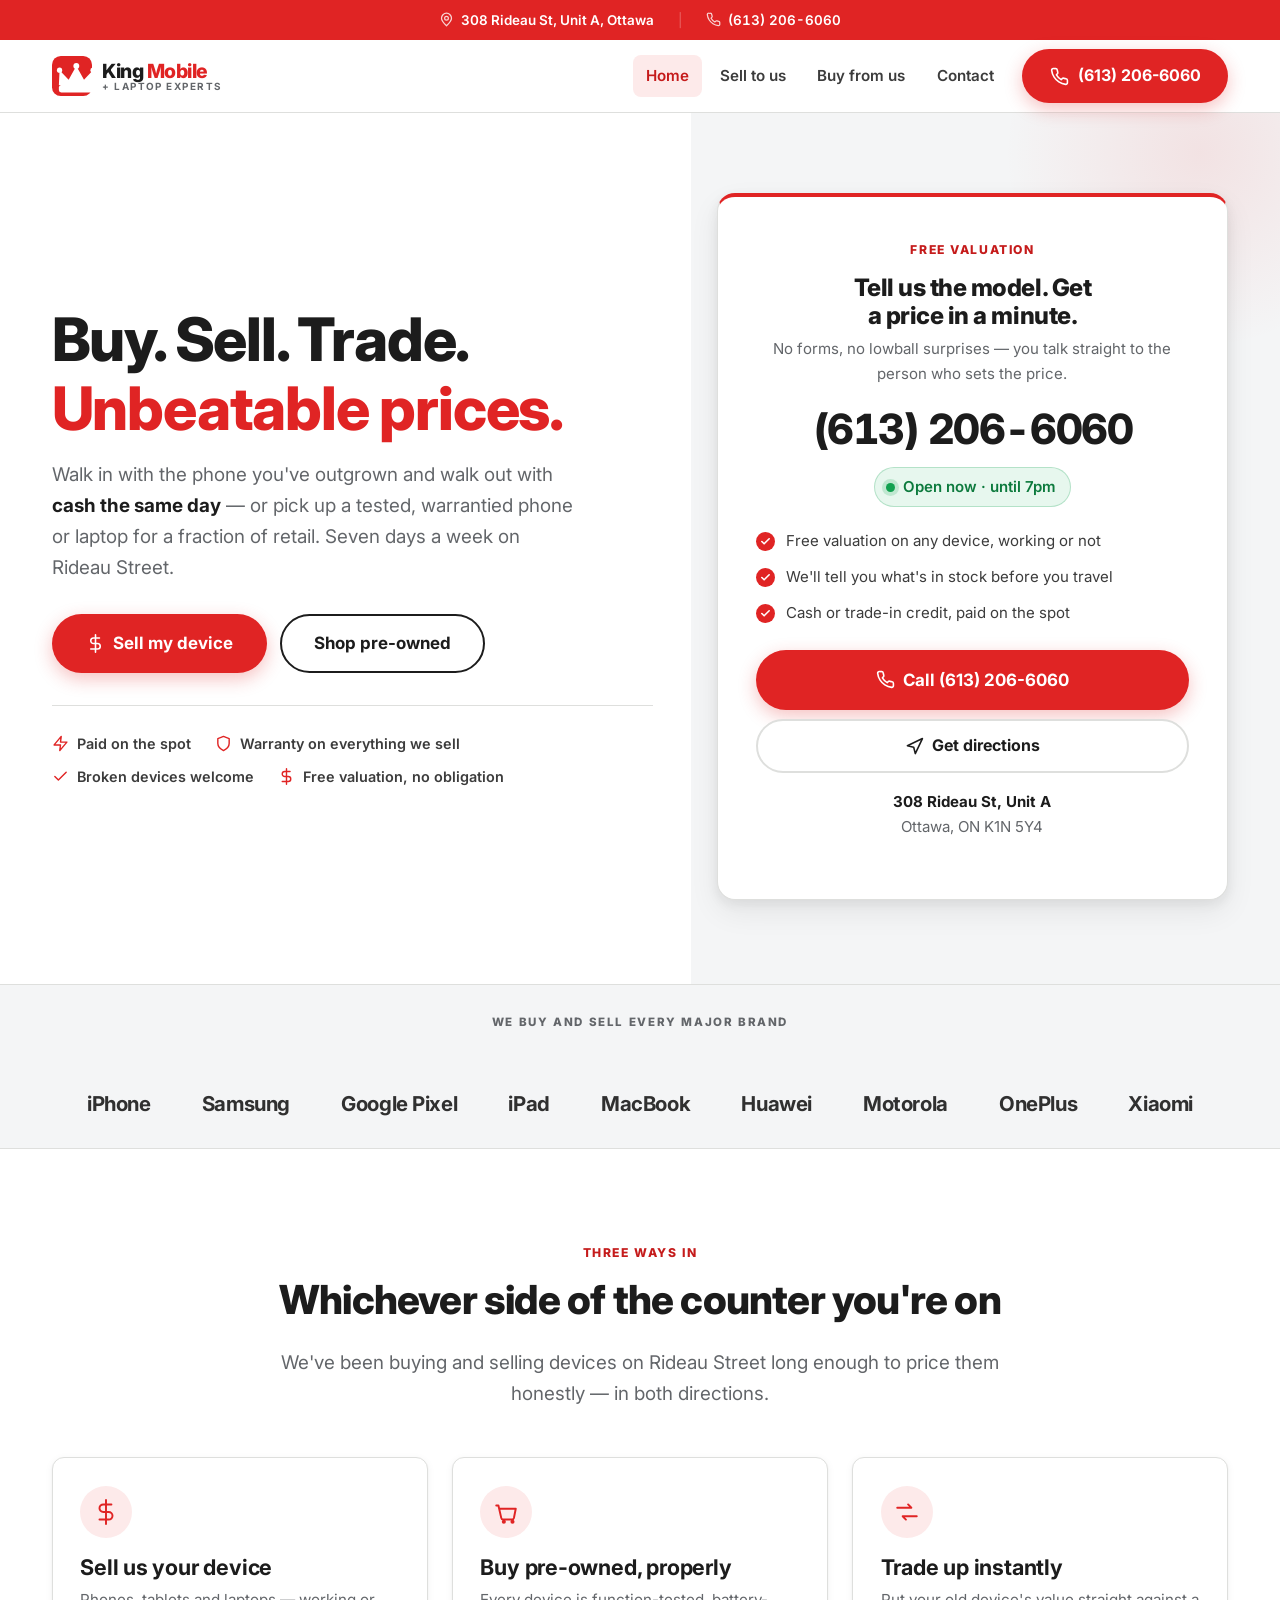
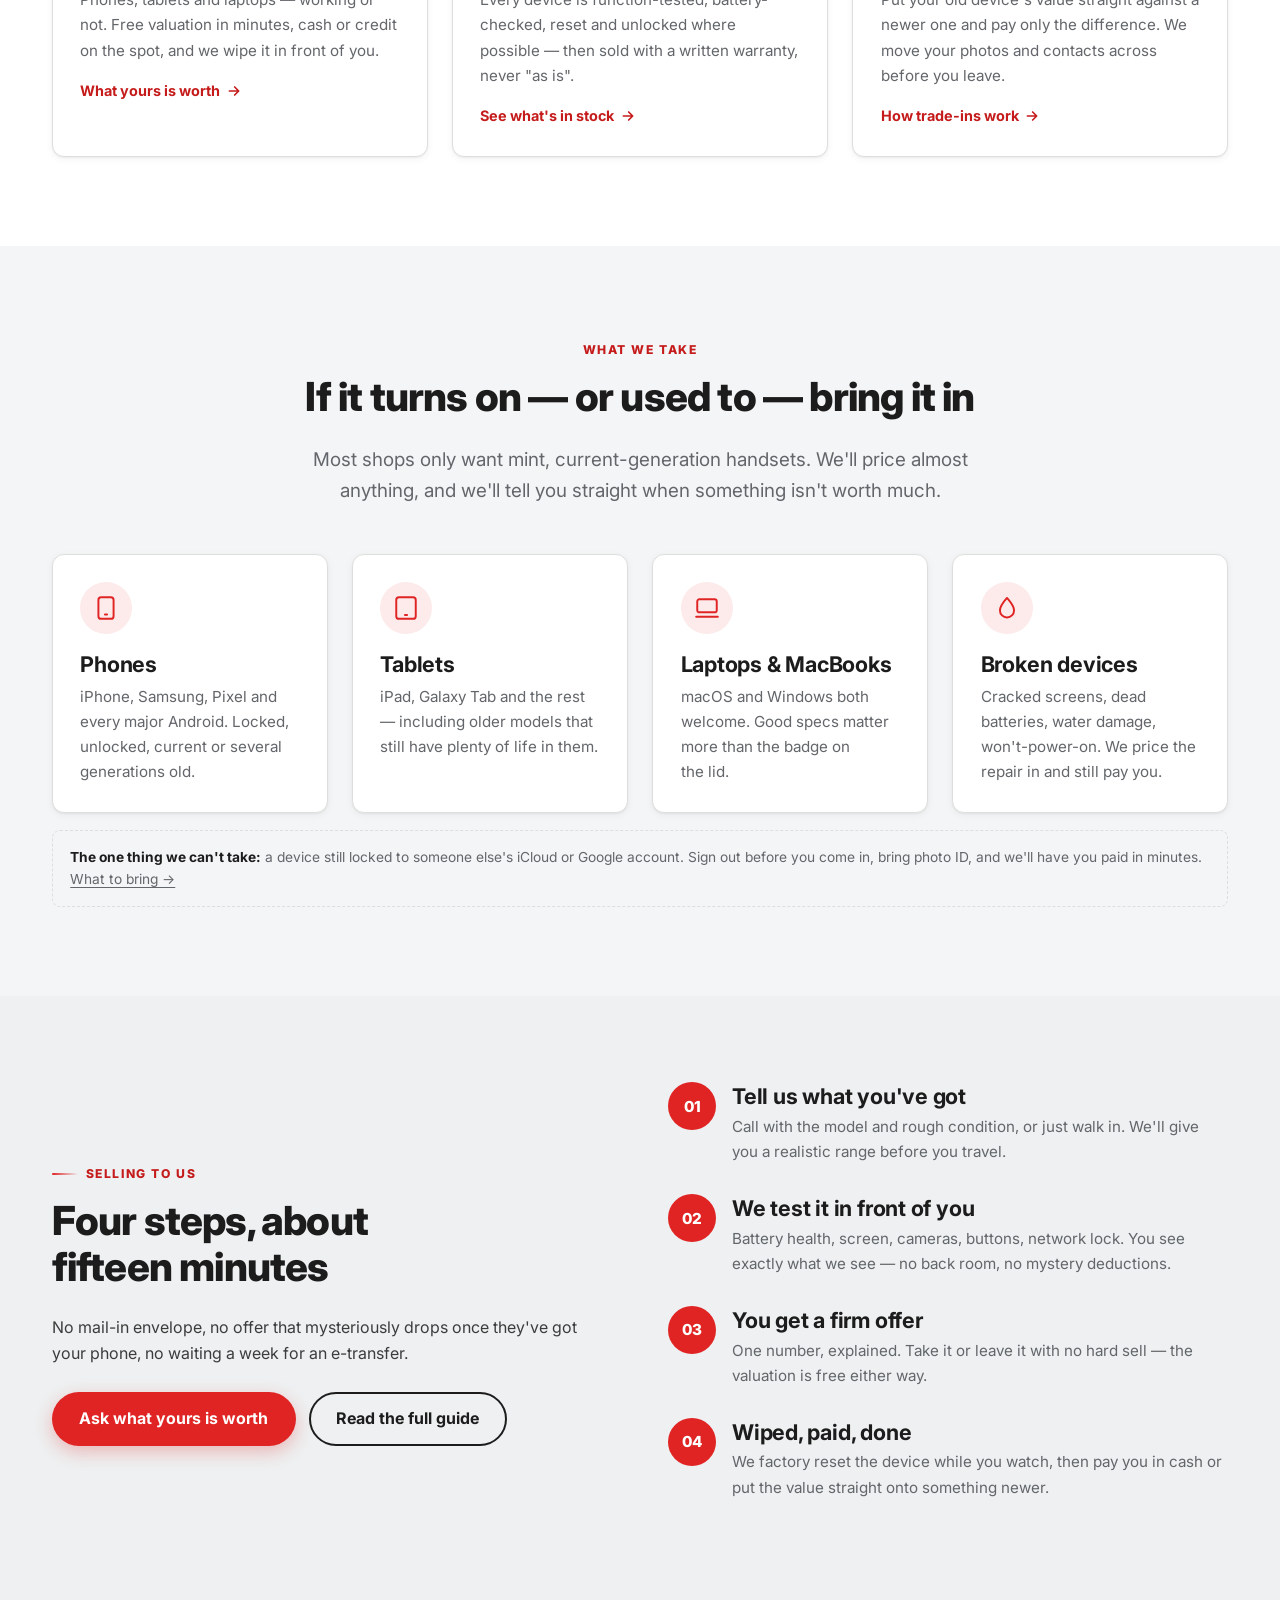
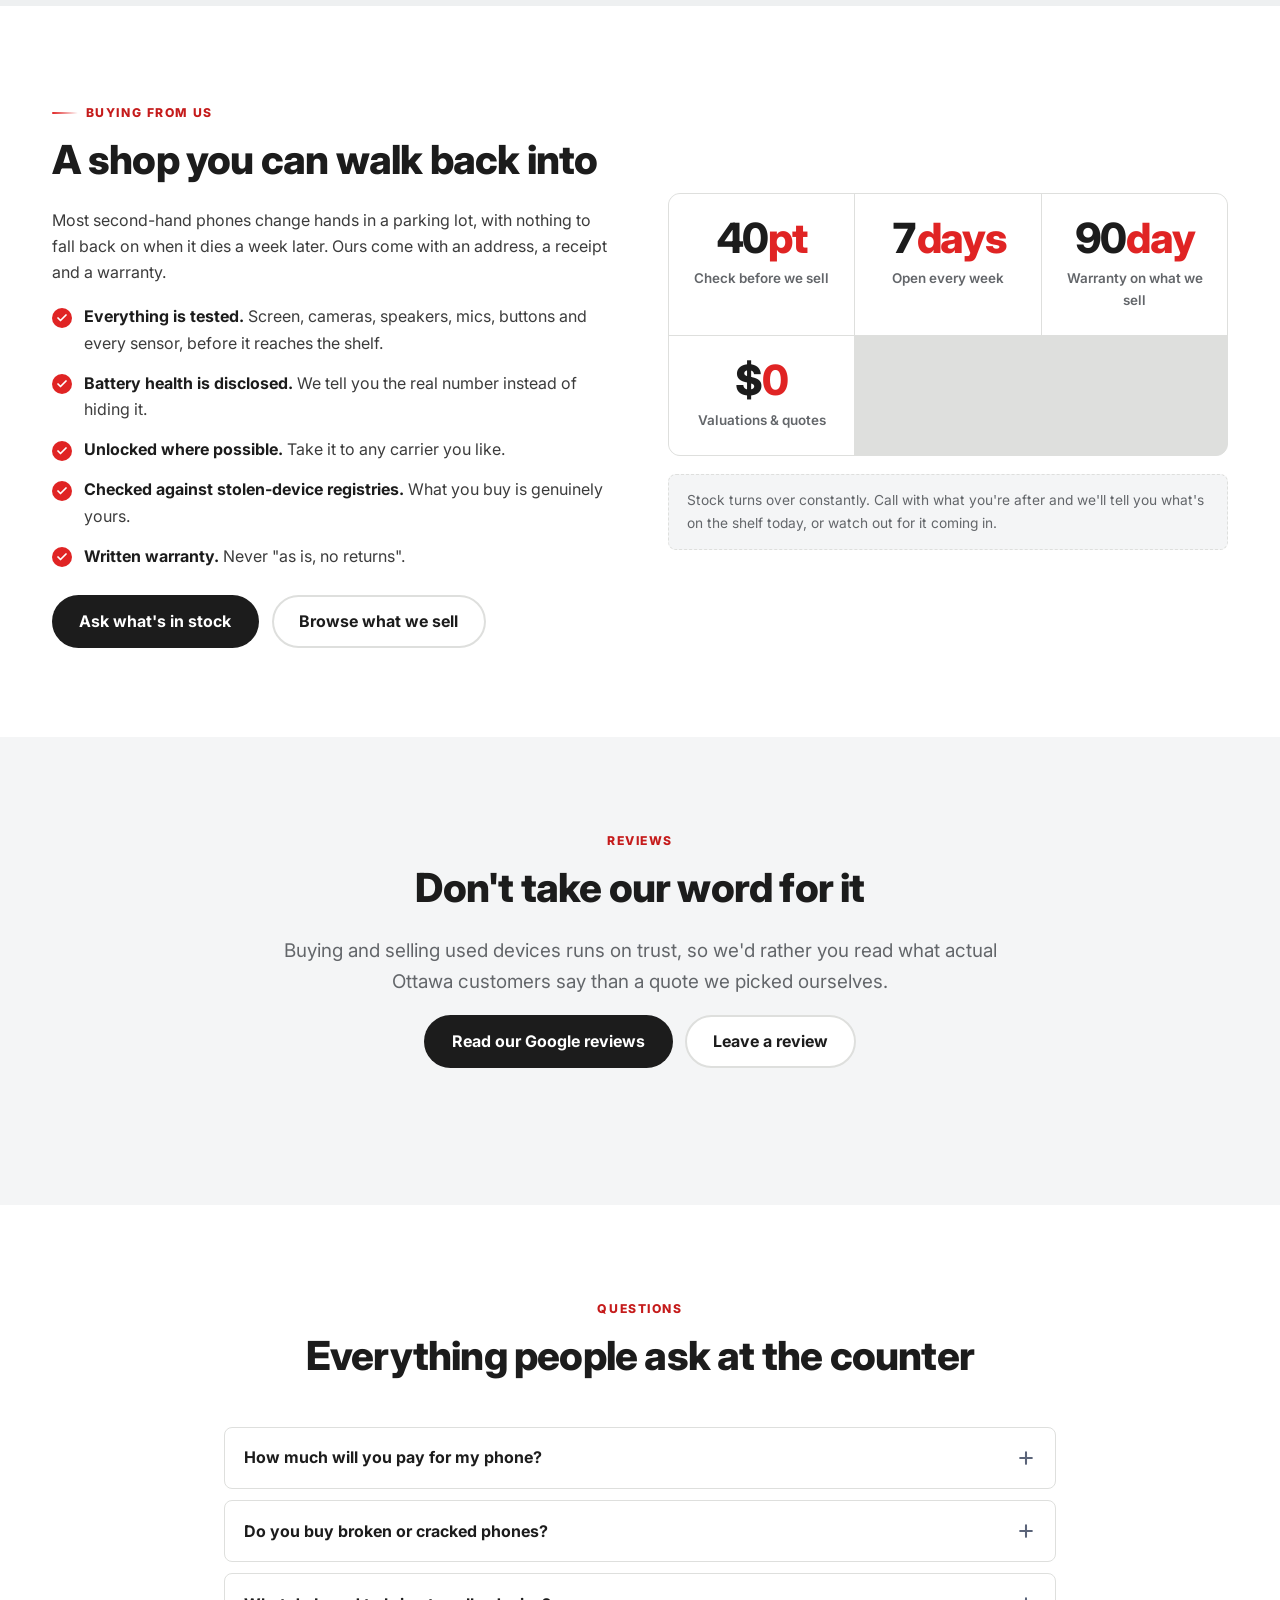
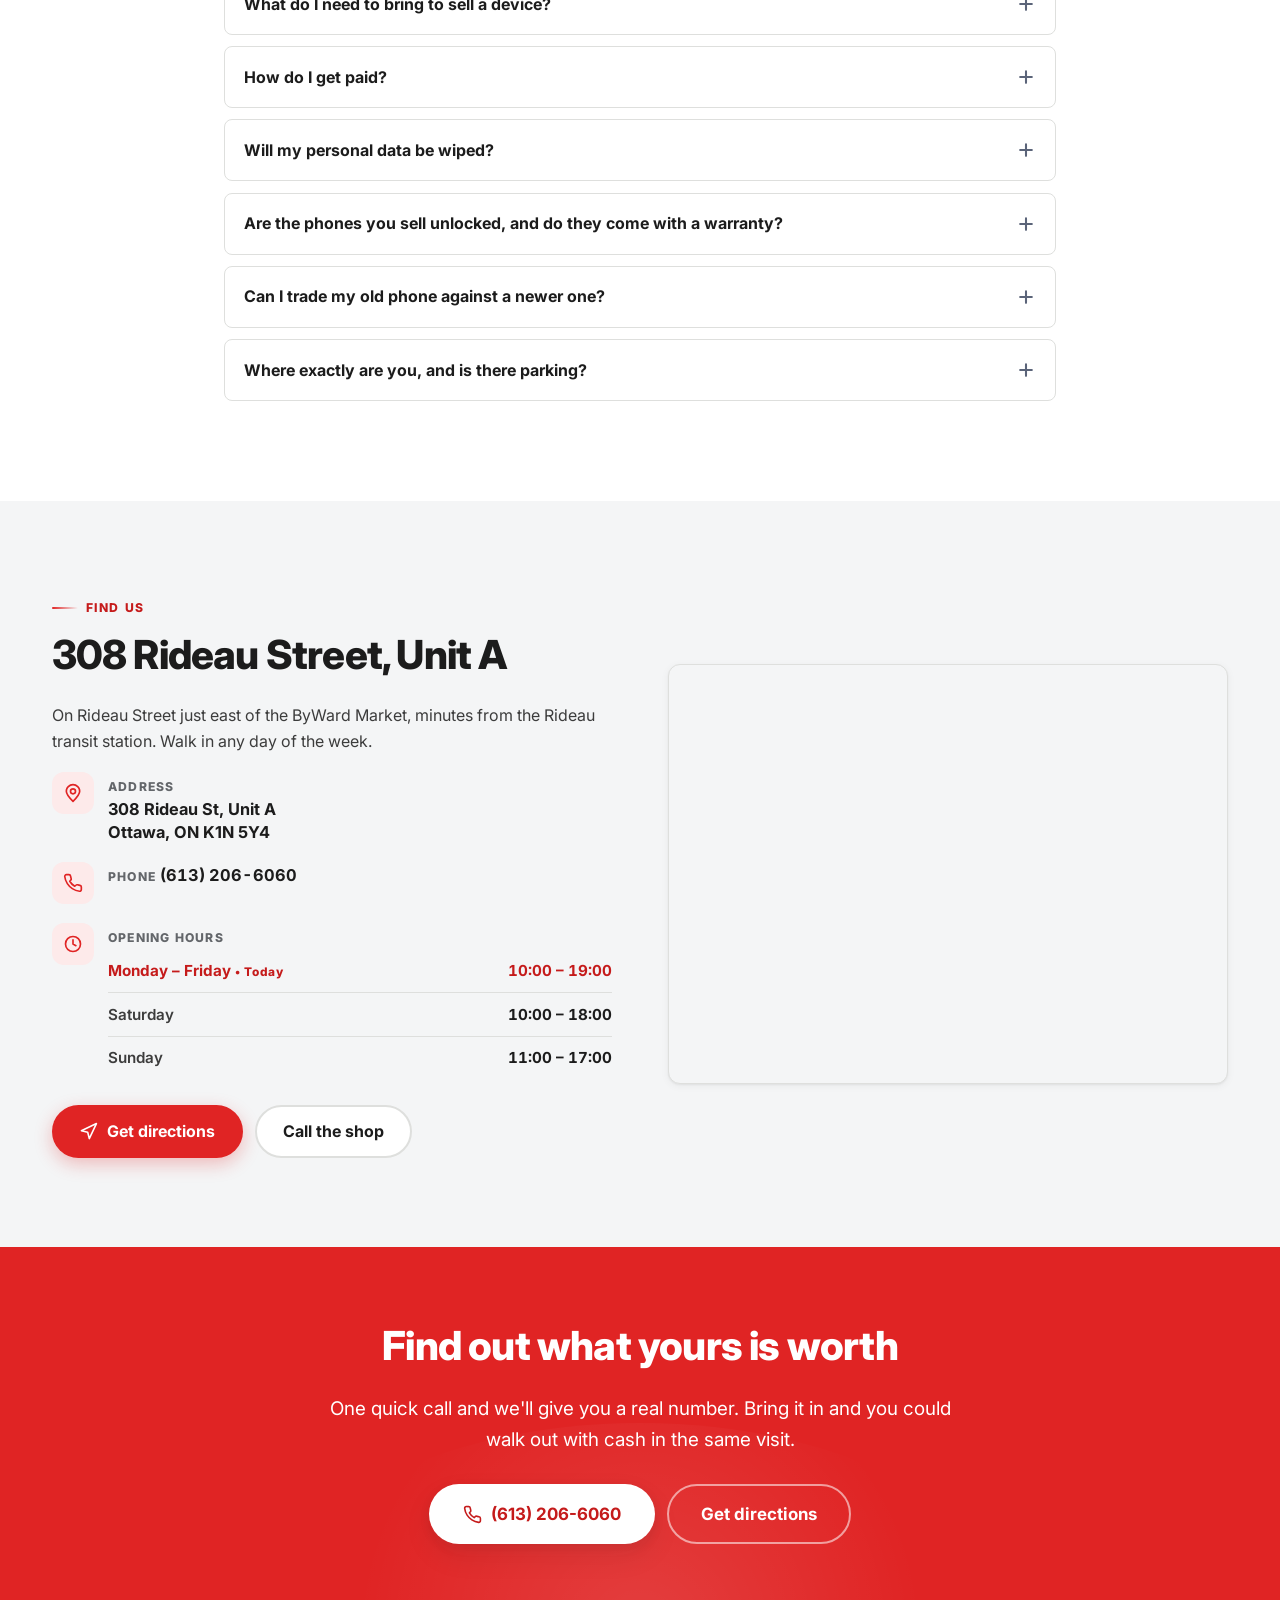
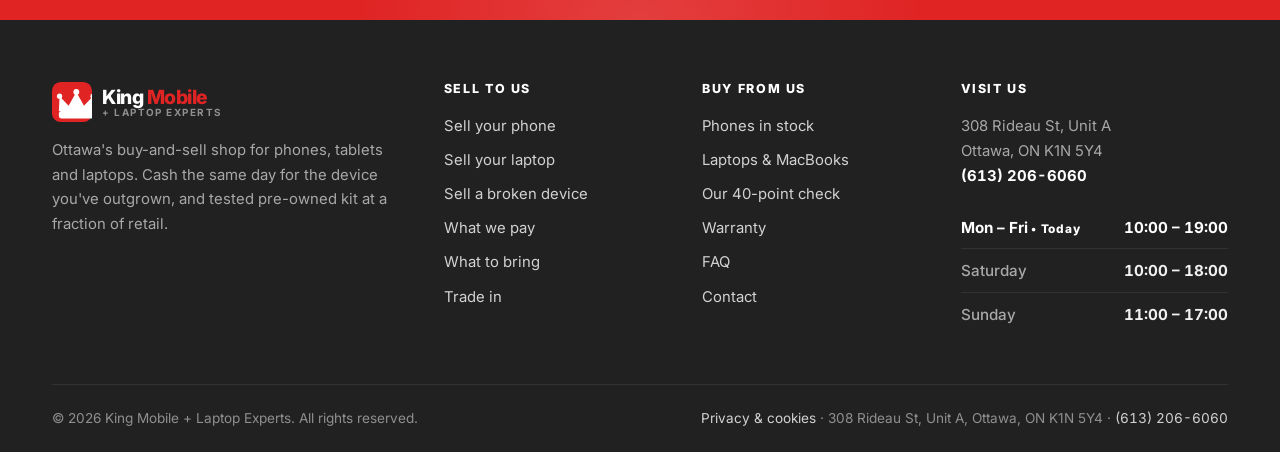
<file: index.html>
<!DOCTYPE html>
<html lang="en-CA">
<head>
<!-- Google tag (gtag.js) — Google Ads AW-17829939467.
     The dataLayer bootstrap and config live in /assets/js/gtag.js so the
     Content-Security-Policy can stay at script-src 'self' (no inline
     scripts). Edit conversion labels there, not here. -->
<script async src="https://www.googletagmanager.com/gtag/js?id=AW-17829939467"></script>
<script src="/assets/js/gtag.js"></script>
<meta charset="utf-8">
<meta name="viewport" content="width=device-width, initial-scale=1, viewport-fit=cover">

<title>Buy &amp; Sell Phones Ottawa | King Mobile + Laptop Experts</title>
<meta name="description" content="Sell your phone, tablet or laptop for cash in Ottawa, working or broken. Buy tested pre-owned devices with a warranty, or trade up. Call (613) 206-6060.">
<link rel="canonical" href="https://kingmobileexperts.ca/">

<meta name="theme-color" content="#e02424">
<meta name="format-detection" content="telephone=yes">
<meta name="apple-mobile-web-app-title" content="King Mobile">
<meta name="robots" content="index, follow, max-image-preview:large">

<meta name="geo.region" content="CA-ON">
<meta name="geo.placename" content="Ottawa">

<meta property="og:type" content="business.business">
<meta property="og:site_name" content="King Mobile + Laptop Experts">
<meta property="og:locale" content="en_CA">
<meta property="og:title" content="Buy &amp; Sell Phones in Ottawa | King Mobile + Laptop Experts">
<meta property="og:description" content="Cash for your old phone or laptop, working or broken. Tested pre-owned devices with a warranty. Trade up and pay the difference.">
<meta property="og:url" content="https://kingmobileexperts.ca/">
<meta property="og:image" content="https://kingmobileexperts.ca/assets/img/og-cover.jpg">
<meta property="og:image:width" content="1200">
<meta property="og:image:height" content="630">
<meta property="og:image:alt" content="King Mobile + Laptop Experts — buy, sell and trade phones and laptops at 308 Rideau St, Ottawa.">
<meta name="twitter:card" content="summary_large_image">
<meta name="twitter:title" content="Buy &amp; Sell Phones in Ottawa | King Mobile + Laptop Experts">
<meta name="twitter:description" content="Cash for your old device, working or broken. Tested pre-owned phones and laptops with a warranty.">
<meta name="twitter:image" content="https://kingmobileexperts.ca/assets/img/og-cover.jpg">

<link rel="icon" href="/favicon.ico" sizes="48x48">
<link rel="icon" href="/favicon.svg" type="image/svg+xml">
<link rel="apple-touch-icon" href="/assets/img/apple-touch-icon.png">
<link rel="manifest" href="/site.webmanifest">

<link rel="preconnect" href="https://fonts.googleapis.com">
<link rel="preconnect" href="https://fonts.gstatic.com" crossorigin>
<link rel="stylesheet" href="https://fonts.googleapis.com/css2?family=Inter:wght@400;500;600;700;800&amp;display=swap">

<link rel="stylesheet" href="/assets/css/styles.css">
<script src="/assets/js/main.js" defer></script>

<!-- ==========================================================================
     Structured data. Google reads this to build the local "knowledge" panel,
     so the NAP (name / address / phone) here must match the footer, your
     Google Business Profile and every directory listing EXACTLY.
     ========================================================================== -->
<script type="application/ld+json">
{
  "@context": "https://schema.org",
  "@type": "MobilePhoneStore",
  "@id": "https://kingmobileexperts.ca/#business",
  "name": "King Mobile + Laptop Experts",
  "description": "Buy, sell and trade phones, tablets and laptops in Ottawa. We pay cash the same day for devices in any condition, working or broken, and sell tested pre-owned devices with a warranty.",
  "url": "https://kingmobileexperts.ca/",
  "telephone": "+1-613-206-6060",
  "image": "https://kingmobileexperts.ca/assets/img/og-cover.jpg",
  "logo": "https://kingmobileexperts.ca/assets/img/icon-512.png",
  "priceRange": "$$",
  "currenciesAccepted": "CAD",
  "paymentAccepted": "Cash, Debit, Visa, Mastercard, American Express",
  "address": {
    "@type": "PostalAddress",
    "streetAddress": "308 Rideau Street, Unit A",
    "addressLocality": "Ottawa",
    "addressRegion": "ON",
    "postalCode": "K1N 5Y4",
    "addressCountry": "CA"
  },
  "geo": {
    "@type": "GeoCoordinates",
    "latitude": 45.4287,
    "longitude": -75.6857
  },
  "hasMap": "https://www.google.com/maps/search/?api=1&query=308+Rideau+St+A,+Ottawa,+ON+K1N+5Y4",
  "openingHoursSpecification": [
    { "@type": "OpeningHoursSpecification", "dayOfWeek": ["Monday","Tuesday","Wednesday","Thursday","Friday"], "opens": "10:00", "closes": "19:00" },
    { "@type": "OpeningHoursSpecification", "dayOfWeek": "Saturday", "opens": "10:00", "closes": "18:00" },
    { "@type": "OpeningHoursSpecification", "dayOfWeek": "Sunday", "opens": "11:00", "closes": "17:00" }
  ],
  "areaServed": [
    { "@type": "City", "name": "Ottawa" },
    { "@type": "City", "name": "Gatineau" },
    { "@type": "AdministrativeArea", "name": "National Capital Region" }
  ],
  "hasOfferCatalog": {
    "@type": "OfferCatalog",
    "name": "Buy, sell and trade",
    "itemListElement": [
      { "@type": "Offer", "itemOffered": { "@type": "Service", "name": "Buy phones, tablets and laptops from the public for cash" } },
      { "@type": "Offer", "itemOffered": { "@type": "Service", "name": "Free device valuation" } },
      { "@type": "Offer", "itemOffered": { "@type": "Service", "name": "Trade-in and upgrade" } },
      { "@type": "Offer", "itemOffered": { "@type": "Product", "name": "Pre-owned smartphones" } },
      { "@type": "Offer", "itemOffered": { "@type": "Product", "name": "Pre-owned tablets" } },
      { "@type": "Offer", "itemOffered": { "@type": "Product", "name": "Pre-owned laptops and MacBooks" } },
      { "@type": "Offer", "itemOffered": { "@type": "Service", "name": "Data transfer to a new device" } }
    ]
  }
}
</script>
<script type="application/ld+json">
{
  "@context": "https://schema.org",
  "@type": "WebSite",
  "@id": "https://kingmobileexperts.ca/#website",
  "url": "https://kingmobileexperts.ca/",
  "name": "King Mobile + Laptop Experts",
  "publisher": { "@id": "https://kingmobileexperts.ca/#business" },
  "inLanguage": "en-CA"
}
</script>
</head>

<body>
<a class="skip-link" href="#main">Skip to main content</a>

<!-- ============================ Top bar ============================ -->
<div class="topbar">
  <div class="wrap">
    <span class="topbar-item">
      <svg viewBox="0 0 24 24" fill="none" stroke="currentColor" stroke-width="2" stroke-linecap="round" stroke-linejoin="round" aria-hidden="true"><path d="M20 10c0 4.4-8 12-8 12s-8-7.6-8-12a8 8 0 0 1 16 0Z"/><circle cx="12" cy="10" r="3"/></svg>
      <a href="https://www.google.com/maps/search/?api=1&amp;query=308+Rideau+St+A,+Ottawa,+ON+K1N+5Y4" target="_blank" rel="noopener">308 Rideau St, Unit A, Ottawa</a>
    </span>
    <span class="topbar-sep" aria-hidden="true">|</span>
    <span class="topbar-item">
      <svg viewBox="0 0 24 24" fill="none" stroke="currentColor" stroke-width="2" stroke-linecap="round" stroke-linejoin="round" aria-hidden="true"><path d="M22 16.9v3a2 2 0 0 1-2.2 2 19.8 19.8 0 0 1-8.6-3.1 19.5 19.5 0 0 1-6-6A19.8 19.8 0 0 1 2.1 4.2 2 2 0 0 1 4.1 2h3a2 2 0 0 1 2 1.7c.1 1 .4 1.9.7 2.8a2 2 0 0 1-.5 2.1L8.1 9.9a16 16 0 0 0 6 6l1.3-1.2a2 2 0 0 1 2.1-.5c.9.3 1.8.6 2.8.7a2 2 0 0 1 1.7 2Z"/></svg>
      <a class="tel" href="tel:+16132066060">(613) 206-6060</a>
    </span>
  </div>
</div>

<!-- ============================ Header ============================ -->
<header class="header">
  <div class="wrap">
    <nav class="nav" aria-label="Main">
      <a class="brand" href="/">
        <svg class="brand-mark" viewBox="0 0 64 64" aria-hidden="true">
          <rect width="64" height="64" rx="14" fill="#e02424"/>
          <g fill="#ffffff" transform="translate(11 16)">
            <path d="M0 30.4 1.1 6.7 15.6 21.9 27.9 0 40.2 21.9 54.7 6.7 55.8 30.4Z"/>
            <rect x="0" y="30.4" width="55.8" height="11.8" rx="3.8"/>
            <circle cx="1.1" cy="6.7" r="4.2"/><circle cx="27.9" cy="0" r="4.7"/><circle cx="54.7" cy="6.7" r="4.2"/>
          </g>
        </svg>
        <span class="brand-text">
          <span class="brand-name">King <em>Mobile</em></span>
          <span class="brand-sub">+ Laptop Experts</span>
        </span>
      </a>

      <div class="nav-links">
        <a href="/" aria-current="page">Home</a>
        <a href="/sell">Sell to us</a>
        <a href="/buy">Buy from us</a>
        <a href="/contact">Contact</a>
      </div>

      <div class="nav-cta">
        <a class="btn btn--red" href="tel:+16132066060">
          <svg viewBox="0 0 24 24" fill="none" stroke="currentColor" stroke-width="2" stroke-linecap="round" stroke-linejoin="round" aria-hidden="true"><path d="M22 16.9v3a2 2 0 0 1-2.2 2 19.8 19.8 0 0 1-8.6-3.1 19.5 19.5 0 0 1-6-6A19.8 19.8 0 0 1 2.1 4.2 2 2 0 0 1 4.1 2h3a2 2 0 0 1 2 1.7c.1 1 .4 1.9.7 2.8a2 2 0 0 1-.5 2.1L8.1 9.9a16 16 0 0 0 6 6l1.3-1.2a2 2 0 0 1 2.1-.5c.9.3 1.8.6 2.8.7a2 2 0 0 1 1.7 2Z"/></svg>
          (613) 206-6060
        </a>
      </div>

      <button class="nav-toggle" type="button" aria-expanded="false" aria-controls="mobile-menu" aria-label="Open menu">
        <svg class="icon-open" viewBox="0 0 24 24" fill="none" stroke="currentColor" stroke-width="2" stroke-linecap="round" aria-hidden="true"><path d="M4 6h16M4 12h16M4 18h16"/></svg>
        <svg class="icon-close" viewBox="0 0 24 24" fill="none" stroke="currentColor" stroke-width="2" stroke-linecap="round" aria-hidden="true"><path d="M18 6 6 18M6 6l12 12"/></svg>
      </button>
    </nav>
  </div>

  <div class="mobile-menu" id="mobile-menu">
    <a class="m-link" href="/" aria-current="page">Home</a>
    <a class="m-link" href="/sell">Sell to us</a>
    <a class="m-link" href="/buy">Buy from us</a>
    <a class="m-link" href="/contact">Contact</a>
    <a class="btn btn--red btn--block" href="tel:+16132066060">
      <svg viewBox="0 0 24 24" fill="none" stroke="currentColor" stroke-width="2" stroke-linecap="round" stroke-linejoin="round" aria-hidden="true"><path d="M22 16.9v3a2 2 0 0 1-2.2 2 19.8 19.8 0 0 1-8.6-3.1 19.5 19.5 0 0 1-6-6A19.8 19.8 0 0 1 2.1 4.2 2 2 0 0 1 4.1 2h3a2 2 0 0 1 2 1.7c.1 1 .4 1.9.7 2.8a2 2 0 0 1-.5 2.1L8.1 9.9a16 16 0 0 0 6 6l1.3-1.2a2 2 0 0 1 2.1-.5c.9.3 1.8.6 2.8.7a2 2 0 0 1 1.7 2Z"/></svg>
      Call (613) 206-6060
    </a>
  </div>
</header>

<main id="main">

<!-- ============================ Hero ============================ -->
<section class="hero">
  <div class="wrap hero-grid">
    <div>
      <h1>Buy. Sell. Trade.<br><span class="accent">Unbeatable prices.</span></h1>

      <p class="hero-lead">
        Walk in with the phone you've outgrown and walk out with <strong>cash the same
        day</strong> &mdash; or pick up a tested, warrantied phone or laptop for a fraction
        of retail. Seven days a week on Rideau Street.
      </p>

      <div class="btn-row">
        <a class="btn btn--red btn--lg" href="/sell">
          <svg viewBox="0 0 24 24" fill="none" stroke="currentColor" stroke-width="2" stroke-linecap="round" stroke-linejoin="round" aria-hidden="true"><path d="M12 1v22M17 5H9.5a3.5 3.5 0 0 0 0 7h5a3.5 3.5 0 0 1 0 7H6"/></svg>
          Sell my device
        </a>
        <a class="btn btn--ghost btn--lg" href="/buy">Shop pre-owned</a>
      </div>

      <ul class="hero-trust">
        <li><svg viewBox="0 0 24 24" fill="none" stroke="currentColor" stroke-width="2" stroke-linecap="round" stroke-linejoin="round" aria-hidden="true"><path d="M13 2 3 14h9l-1 8 10-12h-9l1-8Z"/></svg>Paid on the spot</li>
        <li><svg viewBox="0 0 24 24" fill="none" stroke="currentColor" stroke-width="2" stroke-linecap="round" stroke-linejoin="round" aria-hidden="true"><path d="M12 22s8-4 8-10V5l-8-3-8 3v7c0 6 8 10 8 10Z"/></svg>Warranty on everything we sell</li>
        <li><svg viewBox="0 0 24 24" fill="none" stroke="currentColor" stroke-width="2" stroke-linecap="round" stroke-linejoin="round" aria-hidden="true"><path d="M20 6 9 17l-5-5"/></svg>Broken devices welcome</li>
        <li><svg viewBox="0 0 24 24" fill="none" stroke="currentColor" stroke-width="2" stroke-linecap="round" stroke-linejoin="round" aria-hidden="true"><path d="M12 1v22M17 5H9.5a3.5 3.5 0 0 0 0 7h5a3.5 3.5 0 0 1 0 7H6"/></svg>Free valuation, no obligation</li>
      </ul>
    </div>

    <!-- Calling is the only conversion path on this site, so the number is
         the card's headline rather than a form field. -->
    <div class="call-card">
      <span class="eyebrow">Free valuation</span>
      <h2>Tell us the model. Get a price in a minute.</h2>
      <p>No forms, no lowball surprises &mdash; you talk straight to the person who
         sets the price.</p>

      <a class="call-number" href="tel:+16132066060">(613) 206-6060</a>

      <p class="badge-open" data-open-status>
        <span class="dot" aria-hidden="true"></span>
        <span class="status-text">Open 7 days a week</span>
      </p>

      <ul class="call-points">
        <li>Free valuation on any device, working or not</li>
        <li>We'll tell you what's in stock before you travel</li>
        <li>Cash or trade-in credit, paid on the spot</li>
      </ul>

      <a class="btn btn--red btn--block btn--lg" href="tel:+16132066060">
        <svg viewBox="0 0 24 24" fill="none" stroke="currentColor" stroke-width="2" stroke-linecap="round" stroke-linejoin="round" aria-hidden="true"><path d="M22 16.9v3a2 2 0 0 1-2.2 2 19.8 19.8 0 0 1-8.6-3.1 19.5 19.5 0 0 1-6-6A19.8 19.8 0 0 1 2.1 4.2 2 2 0 0 1 4.1 2h3a2 2 0 0 1 2 1.7c.1 1 .4 1.9.7 2.8a2 2 0 0 1-.5 2.1L8.1 9.9a16 16 0 0 0 6 6l1.3-1.2a2 2 0 0 1 2.1-.5c.9.3 1.8.6 2.8.7a2 2 0 0 1 1.7 2Z"/></svg>
        Call (613) 206-6060
      </a>
      <a class="btn btn--outline btn--block" href="https://www.google.com/maps/dir/?api=1&amp;destination=308+Rideau+St+A,+Ottawa,+ON+K1N+5Y4" target="_blank" rel="noopener">
        <svg viewBox="0 0 24 24" fill="none" stroke="currentColor" stroke-width="2" stroke-linecap="round" stroke-linejoin="round" aria-hidden="true"><path d="m3 11 19-9-9 19-2-8-8-2Z"/></svg>
        Get directions
      </a>

      <p class="call-note"><strong>308 Rideau St, Unit A</strong><br>Ottawa, ON K1N 5Y4</p>
    </div>
  </div>
</section>

<!-- ============================ Brands ============================ -->
<section class="brands" aria-label="Brands we buy and sell">
  <div class="wrap brands-inner">
    <span class="brands-label">We buy and sell every major brand</span>
    <span class="b-item">iPhone</span>
    <span class="b-item">Samsung</span>
    <span class="b-item">Google Pixel</span>
    <span class="b-item">iPad</span>
    <span class="b-item">MacBook</span>
    <span class="b-item">Huawei</span>
    <span class="b-item">Motorola</span>
    <span class="b-item">OnePlus</span>
    <span class="b-item">Xiaomi</span>
  </div>
</section>

<!-- ============================ Three pillars ============================ -->
<section class="section" id="how">
  <div class="wrap">
    <div class="sec-head sec-head--center">
      <span class="eyebrow">Three ways in</span>
      <h2>Whichever side of the counter you're on</h2>
      <p>We've been buying and selling devices on Rideau Street long enough to
         price them honestly &mdash; in both directions.</p>
    </div>

    <div class="grid grid--3">
      <article class="card card--link reveal">
        <span class="card-icon"><svg viewBox="0 0 24 24" fill="none" stroke="currentColor" stroke-width="1.8" stroke-linecap="round" stroke-linejoin="round" aria-hidden="true"><path d="M12 1v22M17 5H9.5a3.5 3.5 0 0 0 0 7h5a3.5 3.5 0 0 1 0 7H6"/></svg></span>
        <h3>Sell us your device</h3>
        <p>Phones, tablets and laptops &mdash; working or not. Free valuation in
           minutes, cash or credit on the spot, and we wipe it in front of you.</p>
        <a class="card-link stretch" href="/sell">What yours is worth
          <svg viewBox="0 0 24 24" fill="none" stroke="currentColor" stroke-width="2.5" stroke-linecap="round" stroke-linejoin="round" aria-hidden="true"><path d="M5 12h14M13 6l6 6-6 6"/></svg></a>
      </article>

      <article class="card card--link reveal">
        <span class="card-icon"><svg viewBox="0 0 24 24" fill="none" stroke="currentColor" stroke-width="1.8" stroke-linecap="round" stroke-linejoin="round" aria-hidden="true"><path d="M3 6h2l2.6 11.4a2 2 0 0 0 2 1.6h7.7a2 2 0 0 0 2-1.5L21 9H6"/><circle cx="10" cy="21" r="1"/><circle cx="18" cy="21" r="1"/></svg></span>
        <h3>Buy pre-owned, properly</h3>
        <p>Every device is function-tested, battery-checked, reset and unlocked
           where possible &mdash; then sold with a written warranty, never "as is".</p>
        <a class="card-link stretch" href="/buy">See what's in stock
          <svg viewBox="0 0 24 24" fill="none" stroke="currentColor" stroke-width="2.5" stroke-linecap="round" stroke-linejoin="round" aria-hidden="true"><path d="M5 12h14M13 6l6 6-6 6"/></svg></a>
      </article>

      <article class="card card--link reveal">
        <span class="card-icon"><svg viewBox="0 0 24 24" fill="none" stroke="currentColor" stroke-width="1.8" stroke-linecap="round" stroke-linejoin="round" aria-hidden="true"><path d="M3 8h13l-3-3M21 16H8l3 3"/></svg></span>
        <h3>Trade up instantly</h3>
        <p>Put your old device's value straight against a newer one and pay only
           the difference. We move your photos and contacts across before you leave.</p>
        <a class="card-link stretch" href="/sell#trade">How trade-ins work
          <svg viewBox="0 0 24 24" fill="none" stroke="currentColor" stroke-width="2.5" stroke-linecap="round" stroke-linejoin="round" aria-hidden="true"><path d="M5 12h14M13 6l6 6-6 6"/></svg></a>
      </article>
    </div>
  </div>
</section>

<!-- ============================ What we buy ============================ -->
<section class="section section--tint" id="what-we-buy">
  <div class="wrap">
    <div class="sec-head sec-head--center">
      <span class="eyebrow">What we take</span>
      <h2>If it turns on &mdash; or used to &mdash; bring it in</h2>
      <p>Most shops only want mint, current-generation handsets. We'll price almost
         anything, and we'll tell you straight when something isn't worth much.</p>
    </div>

    <div class="grid grid--4">
      <article class="card reveal">
        <span class="card-icon"><svg viewBox="0 0 24 24" fill="none" stroke="currentColor" stroke-width="1.8" stroke-linecap="round" stroke-linejoin="round" aria-hidden="true"><rect x="5" y="2" width="14" height="20" rx="2.5"/><path d="M11 18h2"/></svg></span>
        <h3>Phones</h3>
        <p>iPhone, Samsung, Pixel and every major Android. Locked, unlocked, current
           or several generations old.</p>
      </article>
      <article class="card reveal">
        <span class="card-icon"><svg viewBox="0 0 24 24" fill="none" stroke="currentColor" stroke-width="1.8" stroke-linecap="round" stroke-linejoin="round" aria-hidden="true"><rect x="3" y="2" width="18" height="20" rx="2.5"/><path d="M11 18.5h2"/></svg></span>
        <h3>Tablets</h3>
        <p>iPad, Galaxy Tab and the rest &mdash; including older models that still have
           plenty of life in them.</p>
      </article>
      <article class="card reveal">
        <span class="card-icon"><svg viewBox="0 0 24 24" fill="none" stroke="currentColor" stroke-width="1.8" stroke-linecap="round" stroke-linejoin="round" aria-hidden="true"><rect x="3" y="4" width="18" height="12" rx="2"/><path d="M2 20h20"/></svg></span>
        <h3>Laptops &amp; MacBooks</h3>
        <p>macOS and Windows both welcome. Good specs matter more than the badge on
           the lid.</p>
      </article>
      <article class="card reveal">
        <span class="card-icon"><svg viewBox="0 0 24 24" fill="none" stroke="currentColor" stroke-width="1.8" stroke-linecap="round" stroke-linejoin="round" aria-hidden="true"><path d="M12 2.7S5.5 10 5.5 14.2a6.5 6.5 0 0 0 13 0C18.5 10 12 2.7 12 2.7Z"/></svg></span>
        <h3>Broken devices</h3>
        <p>Cracked screens, dead batteries, water damage, won't-power-on. We price
           the repair in and still pay you.</p>
      </article>
    </div>

    <p class="price-disclaimer">
      <strong>The one thing we can't take:</strong> a device still locked to someone
      else's iCloud or Google account. Sign out before you come in, bring photo ID,
      and we'll have you paid in minutes.
      <a href="/sell#bring">What to bring &rarr;</a>
    </p>
  </div>
</section>

<!-- ============================ How selling works ============================ -->
<section class="section section--ink">
  <div class="wrap split">
    <div>
      <span class="eyebrow">Selling to us</span>
      <h2>Four steps, about fifteen minutes</h2>
      <p>No mail-in envelope, no offer that mysteriously drops once they've got your
         phone, no waiting a week for an e-transfer.</p>
      <div class="btn-row" style="margin-top:1.6rem">
        <a class="btn btn--red" href="tel:+16132066060">Ask what yours is worth</a>
        <a class="btn btn--ghost" href="/sell">Read the full guide</a>
      </div>
    </div>

    <ol class="steps">
      <li class="step reveal">
        <h3>Tell us what you've got</h3>
        <p>Call with the model and rough condition, or just walk in. We'll give you a realistic range before you travel.</p>
      </li>
      <li class="step reveal">
        <h3>We test it in front of you</h3>
        <p>Battery health, screen, cameras, buttons, network lock. You see exactly what we see &mdash; no back room, no mystery deductions.</p>
      </li>
      <li class="step reveal">
        <h3>You get a firm offer</h3>
        <p>One number, explained. Take it or leave it with no hard sell &mdash; the valuation is free either way.</p>
      </li>
      <li class="step reveal">
        <h3>Wiped, paid, done</h3>
        <p>We factory reset the device while you watch, then pay you in cash or put the value straight onto something newer.</p>
      </li>
    </ol>
  </div>
</section>

<!-- ============================ Why buy from us ============================ -->
<section class="section">
  <div class="wrap split">
    <div>
      <span class="eyebrow">Buying from us</span>
      <h2>A shop you can walk back into</h2>
      <p>Most second-hand phones change hands in a parking lot, with nothing to fall
         back on when it dies a week later. Ours come with an address, a receipt and
         a warranty.</p>

      <ul class="check-list">
        <li><strong>Everything is tested.</strong> Screen, cameras, speakers, mics, buttons and every sensor, before it reaches the shelf.</li>
        <li><strong>Battery health is disclosed.</strong> We tell you the real number instead of hiding it.</li>
        <li><strong>Unlocked where possible.</strong> Take it to any carrier you like.</li>
        <li><strong>Checked against stolen-device registries.</strong> What you buy is genuinely yours.</li>
        <li><strong>Written warranty.</strong> Never "as is, no returns".</li>
      </ul>

      <div class="btn-row">
        <a class="btn btn--ink" href="tel:+16132066060">Ask what's in stock</a>
        <a class="btn btn--outline" href="/buy">Browse what we sell</a>
      </div>
    </div>

    <div>
      <div class="stat-grid reveal">
        <div class="stat">
          <span class="stat-num">40<span class="unit">pt</span></span>
          <span class="stat-label">Check before we sell</span>
        </div>
        <div class="stat">
          <span class="stat-num">7<span class="unit">days</span></span>
          <span class="stat-label">Open every week</span>
        </div>
        <div class="stat">
          <span class="stat-num">90<span class="unit">day</span></span>
          <span class="stat-label">Warranty on what we sell</span>
        </div>
        <div class="stat">
          <span class="stat-num">$<span class="unit">0</span></span>
          <span class="stat-label">Valuations &amp; quotes</span>
        </div>
      </div>

      <p class="price-disclaimer" style="margin-top:1.1rem">
        Stock turns over constantly. Call with what you're after and we'll tell you
        what's on the shelf today, or watch out for it coming in.
      </p>
    </div>
  </div>
</section>

<!-- ============================ Reviews ============================ -->
<!-- ==========================================================================
     ⚠️  NO TESTIMONIALS ARE HARD-CODED HERE, ON PURPOSE.
     Inventing customer quotes would be dishonest and breaches Google's and
     the Competition Bureau's rules on fake reviews. This section points at
     your real Google reviews instead. To feature genuine quotes, copy a real
     review from your Google Business Profile into a <figure class="review">
     block — see git history for the original markup template.
     ========================================================================== -->
<section class="section section--tint" id="reviews">
  <div class="wrap">
    <div class="sec-head sec-head--center">
      <span class="eyebrow">Reviews</span>
      <h2>Don't take our word for it</h2>
      <p>Buying and selling used devices runs on trust, so we'd rather you read what
         actual Ottawa customers say than a quote we picked ourselves.</p>
      <div class="btn-row">
        <!-- TODO: swap both links for your Google Business Profile review URLs (see README). -->
        <a class="btn btn--ink" href="https://www.google.com/maps/search/?api=1&amp;query=King+Mobile+Laptop+Experts+308+Rideau+St+Ottawa" target="_blank" rel="noopener">
          Read our Google reviews
        </a>
        <a class="btn btn--outline" href="https://www.google.com/maps/search/?api=1&amp;query=King+Mobile+Laptop+Experts+308+Rideau+St+Ottawa" target="_blank" rel="noopener">
          Leave a review
        </a>
      </div>
    </div>
  </div>
</section>

<!-- ============================ FAQ ============================ -->
<section class="section" id="faq">
  <div class="wrap">
    <div class="sec-head sec-head--center">
      <span class="eyebrow">Questions</span>
      <h2>Everything people ask at the counter</h2>
    </div>

    <div class="faq">
      <details>
        <summary>How much will you pay for my phone?</summary>
        <div class="faq-body">It depends on the model, the storage size, the battery
          health, the condition and whether it's carrier-locked. Call with those details
          and we'll give you a realistic range in about a minute &mdash; then confirm the
          exact figure once we've tested it in front of you. The valuation is free and
          you're never under any obligation to sell.</div>
      </details>

      <details>
        <summary>Do you buy broken or cracked phones?</summary>
        <div class="faq-body">Yes. Cracked screens, dead batteries, water damage and
          devices that won't power on are all things we buy. We price the repair into
          the offer and tell you exactly how we got to the number, so you're not
          guessing why a damaged device is worth less.</div>
      </details>

      <details>
        <summary>What do I need to bring to sell a device?</summary>
        <div class="faq-body">Three things. Sign out of iCloud or your Google account
          first &mdash; we can't legally resell a device still locked to you. Bring photo
          ID, which Ontario law requires us to record for second-hand purchases. And
          bring the charger and box if you still have them; they nudge the value up,
          but they're not essential.</div>
      </details>

      <details>
        <summary>How do I get paid?</summary>
        <div class="faq-body">Cash on the spot, or store credit toward something else
          on the shelf &mdash; your choice, the moment you accept the offer. No waiting
          for a transfer to clear and no mail-in envelope.</div>
      </details>

      <details>
        <summary>Will my personal data be wiped?</summary>
        <div class="faq-body">Yes, and we do it in front of you. Every device we take
          in is factory reset at the counter before it goes anywhere near the shelf. If
          you want your photos and contacts moved onto a new device first, we'll do
          that for you as part of the sale.</div>
      </details>

      <details>
        <summary>Are the phones you sell unlocked, and do they come with a warranty?</summary>
        <div class="faq-body">We unlock wherever the model and carrier allow, and we
          tell you upfront when a device is locked to a particular network. Everything
          we sell carries a 90-day written warranty covering faults &mdash; we don't sell
          "as is, no returns". Accidental damage after you buy isn't covered.</div>
      </details>

      <details>
        <summary>Can I trade my old phone against a newer one?</summary>
        <div class="faq-body">That's usually the best-value option. We value your old
          device, put it straight against whatever you're upgrading to, and you pay only
          the difference &mdash; which is sometimes nothing at all. We'll transfer your
          photos, contacts, messages and apps before you leave.</div>
      </details>

      <details>
        <summary>Where exactly are you, and is there parking?</summary>
        <div class="faq-body">We're at 308 Rideau Street, Unit A, a short walk east of
          the ByWard Market and steps from the Rideau transit station. There's metered
          street parking on Rideau and paid lots nearby.</div>
      </details>
    </div>
  </div>
</section>

<!-- FAQ structured data. Must mirror the visible questions above word for word. -->
<script type="application/ld+json">
{
  "@context": "https://schema.org",
  "@type": "FAQPage",
  "mainEntity": [
    { "@type": "Question", "name": "How much will you pay for my phone?", "acceptedAnswer": { "@type": "Answer", "text": "It depends on the model, the storage size, the battery health, the condition and whether it's carrier-locked. Call with those details and we'll give you a realistic range in about a minute — then confirm the exact figure once we've tested it in front of you. The valuation is free and you're never under any obligation to sell." } },
    { "@type": "Question", "name": "Do you buy broken or cracked phones?", "acceptedAnswer": { "@type": "Answer", "text": "Yes. Cracked screens, dead batteries, water damage and devices that won't power on are all things we buy. We price the repair into the offer and tell you exactly how we got to the number, so you're not guessing why a damaged device is worth less." } },
    { "@type": "Question", "name": "What do I need to bring to sell a device?", "acceptedAnswer": { "@type": "Answer", "text": "Three things. Sign out of iCloud or your Google account first — we can't legally resell a device still locked to you. Bring photo ID, which Ontario law requires us to record for second-hand purchases. And bring the charger and box if you still have them; they nudge the value up, but they're not essential." } },
    { "@type": "Question", "name": "How do I get paid?", "acceptedAnswer": { "@type": "Answer", "text": "Cash on the spot, or store credit toward something else on the shelf — your choice, the moment you accept the offer. No waiting for a transfer to clear and no mail-in envelope." } },
    { "@type": "Question", "name": "Will my personal data be wiped?", "acceptedAnswer": { "@type": "Answer", "text": "Yes, and we do it in front of you. Every device we take in is factory reset at the counter before it goes anywhere near the shelf. If you want your photos and contacts moved onto a new device first, we'll do that for you as part of the sale." } },
    { "@type": "Question", "name": "Are the phones you sell unlocked, and do they come with a warranty?", "acceptedAnswer": { "@type": "Answer", "text": "We unlock wherever the model and carrier allow, and we tell you upfront when a device is locked to a particular network. Everything we sell carries a 90-day written warranty covering faults — we don't sell as is, no returns. Accidental damage after you buy isn't covered." } },
    { "@type": "Question", "name": "Can I trade my old phone against a newer one?", "acceptedAnswer": { "@type": "Answer", "text": "That's usually the best-value option. We value your old device, put it straight against whatever you're upgrading to, and you pay only the difference — which is sometimes nothing at all. We'll transfer your photos, contacts, messages and apps before you leave." } },
    { "@type": "Question", "name": "Where exactly are you, and is there parking?", "acceptedAnswer": { "@type": "Answer", "text": "We're at 308 Rideau Street, Unit A, a short walk east of the ByWard Market and steps from the Rideau transit station. There's metered street parking on Rideau and paid lots nearby." } }
  ]
}
</script>

<!-- ============================ Location ============================ -->
<section class="section section--tint" id="location">
  <div class="wrap split">
    <div>
      <span class="eyebrow">Find us</span>
      <h2>308 Rideau Street, Unit A</h2>
      <p>On Rideau Street just east of the ByWard Market, minutes from the Rideau
         transit station. Walk in any day of the week.</p>

      <ul class="info-list">
        <li>
          <span class="ico"><svg viewBox="0 0 24 24" fill="none" stroke="currentColor" stroke-width="2" stroke-linecap="round" stroke-linejoin="round" aria-hidden="true"><path d="M20 10c0 4.4-8 12-8 12s-8-7.6-8-12a8 8 0 0 1 16 0Z"/><circle cx="12" cy="10" r="3"/></svg></span>
          <div>
            <span class="k">Address</span>
            <span class="v"><address>308 Rideau St, Unit A<br>Ottawa, ON K1N 5Y4</address></span>
          </div>
        </li>
        <li>
          <span class="ico"><svg viewBox="0 0 24 24" fill="none" stroke="currentColor" stroke-width="2" stroke-linecap="round" stroke-linejoin="round" aria-hidden="true"><path d="M22 16.9v3a2 2 0 0 1-2.2 2 19.8 19.8 0 0 1-8.6-3.1 19.5 19.5 0 0 1-6-6A19.8 19.8 0 0 1 2.1 4.2 2 2 0 0 1 4.1 2h3a2 2 0 0 1 2 1.7c.1 1 .4 1.9.7 2.8a2 2 0 0 1-.5 2.1L8.1 9.9a16 16 0 0 0 6 6l1.3-1.2a2 2 0 0 1 2.1-.5c.9.3 1.8.6 2.8.7a2 2 0 0 1 1.7 2Z"/></svg></span>
          <div>
            <span class="k">Phone</span>
            <span class="v"><a class="tel" href="tel:+16132066060">(613) 206-6060</a></span>
          </div>
        </li>
        <li>
          <span class="ico"><svg viewBox="0 0 24 24" fill="none" stroke="currentColor" stroke-width="2" stroke-linecap="round" stroke-linejoin="round" aria-hidden="true"><circle cx="12" cy="12" r="9"/><path d="M12 7v5l3.5 2"/></svg></span>
          <div style="flex:1">
            <span class="k">Opening hours</span>
            <table class="hours">
              <tbody>
                <tr data-day="1,2,3,4,5"><th scope="row">Monday &ndash; Friday</th><td>10:00 &ndash; 19:00</td></tr>
                <tr data-day="6"><th scope="row">Saturday</th><td>10:00 &ndash; 18:00</td></tr>
                <tr data-day="0"><th scope="row">Sunday</th><td>11:00 &ndash; 17:00</td></tr>
              </tbody>
            </table>
          </div>
        </li>
      </ul>

      <div class="btn-row">
        <a class="btn btn--red" href="https://www.google.com/maps/dir/?api=1&amp;destination=308+Rideau+St+A,+Ottawa,+ON+K1N+5Y4" target="_blank" rel="noopener">
          <svg viewBox="0 0 24 24" fill="none" stroke="currentColor" stroke-width="2" stroke-linecap="round" stroke-linejoin="round" aria-hidden="true"><path d="m3 11 19-9-9 19-2-8-8-2Z"/></svg>
          Get directions
        </a>
        <a class="btn btn--outline" href="tel:+16132066060">Call the shop</a>
      </div>
    </div>

    <div class="map-frame">
      <iframe
        title="Map showing King Mobile + Laptop Experts at 308 Rideau Street, Unit A, Ottawa"
        src="https://www.google.com/maps?q=308+Rideau+St+A,+Ottawa,+ON+K1N+5Y4&amp;output=embed"
        loading="lazy"
        referrerpolicy="no-referrer-when-downgrade"
        allowfullscreen></iframe>
    </div>
  </div>
</section>

<!-- ============================ CTA ============================ -->
<section class="cta-band">
  <div class="wrap">
    <h2>Find out what yours is worth</h2>
    <p>One quick call and we'll give you a real number. Bring it in and you could
       walk out with cash in the same visit.</p>
    <div class="btn-row">
      <a class="btn btn--red btn--lg" href="tel:+16132066060">
        <svg viewBox="0 0 24 24" fill="none" stroke="currentColor" stroke-width="2" stroke-linecap="round" stroke-linejoin="round" aria-hidden="true"><path d="M22 16.9v3a2 2 0 0 1-2.2 2 19.8 19.8 0 0 1-8.6-3.1 19.5 19.5 0 0 1-6-6A19.8 19.8 0 0 1 2.1 4.2 2 2 0 0 1 4.1 2h3a2 2 0 0 1 2 1.7c.1 1 .4 1.9.7 2.8a2 2 0 0 1-.5 2.1L8.1 9.9a16 16 0 0 0 6 6l1.3-1.2a2 2 0 0 1 2.1-.5c.9.3 1.8.6 2.8.7a2 2 0 0 1 1.7 2Z"/></svg>
        (613) 206-6060
      </a>
      <a class="btn btn--ghost btn--lg" href="https://www.google.com/maps/dir/?api=1&amp;destination=308+Rideau+St+A,+Ottawa,+ON+K1N+5Y4" target="_blank" rel="noopener">Get directions</a>
    </div>
  </div>
</section>

</main>

<!-- ============================ Footer ============================ -->
<footer class="footer">
  <div class="wrap">
    <div class="footer-grid">
      <div>
        <a class="brand" href="/" style="margin-bottom:1rem">
          <svg class="brand-mark" viewBox="0 0 64 64" aria-hidden="true">
            <rect width="64" height="64" rx="14" fill="#e02424"/>
            <g fill="#ffffff" transform="translate(11 16)">
              <path d="M0 30.4 1.1 6.7 15.6 21.9 27.9 0 40.2 21.9 54.7 6.7 55.8 30.4Z"/>
              <rect x="0" y="30.4" width="55.8" height="11.8" rx="3.8"/>
              <circle cx="1.1" cy="6.7" r="4.2"/><circle cx="27.9" cy="0" r="4.7"/><circle cx="54.7" cy="6.7" r="4.2"/>
            </g>
          </svg>
          <span class="brand-text">
            <span class="brand-name">King <em>Mobile</em></span>
            <span class="brand-sub">+ Laptop Experts</span>
          </span>
        </a>
        <p>Ottawa's buy-and-sell shop for phones, tablets and laptops. Cash the
           same day for the device you've outgrown, and tested pre-owned kit at
           a fraction of retail.</p>
      </div>

      <div>
        <h3>Sell to us</h3>
        <ul>
          <li><a href="/sell">Sell your phone</a></li>
          <li><a href="/sell#laptops">Sell your laptop</a></li>
          <li><a href="/sell#broken">Sell a broken device</a></li>
          <li><a href="/sell#payout">What we pay</a></li>
          <li><a href="/sell#bring">What to bring</a></li>
          <li><a href="/sell#trade">Trade in</a></li>
        </ul>
      </div>

      <div>
        <h3>Buy from us</h3>
        <ul>
          <li><a href="/buy">Phones in stock</a></li>
          <li><a href="/buy#laptops">Laptops &amp; MacBooks</a></li>
          <li><a href="/buy#checked">Our 40-point check</a></li>
          <li><a href="/buy#warranty">Warranty</a></li>
          <li><a href="/#faq">FAQ</a></li>
          <li><a href="/contact">Contact</a></li>
        </ul>
      </div>

      <div>
        <h3>Visit us</h3>
        <address>
          308 Rideau St, Unit A<br>
          Ottawa, ON K1N 5Y4<br>
          <a class="tel" href="tel:+16132066060"><strong>(613) 206-6060</strong></a>
        </address>
        <table class="hours" style="margin-top:1rem;max-width:18rem">
          <tbody>
            <tr data-day="1,2,3,4,5"><th scope="row">Mon &ndash; Fri</th><td>10:00 &ndash; 19:00</td></tr>
            <tr data-day="6"><th scope="row">Saturday</th><td>10:00 &ndash; 18:00</td></tr>
            <tr data-day="0"><th scope="row">Sunday</th><td>11:00 &ndash; 17:00</td></tr>
          </tbody>
        </table>
      </div>
    </div>

    <div class="footer-bottom">
      <span>&copy; <span data-year>2026</span> King Mobile + Laptop Experts. All rights reserved.</span>
      <span><a href="/privacy">Privacy &amp; cookies</a> &middot; 308 Rideau St, Unit A, Ottawa, ON K1N 5Y4 &middot; <a class="tel" href="tel:+16132066060">(613) 206-6060</a></span>
    </div>
  </div>
</footer>

<!-- Sticky call bar: the single highest-converting element on a mobile
     local-services site. Hidden at desktop widths. -->
<div class="callbar" aria-label="Quick contact">
  <a class="primary" href="tel:+16132066060">
    <svg viewBox="0 0 24 24" fill="none" stroke="currentColor" stroke-width="2" stroke-linecap="round" stroke-linejoin="round" aria-hidden="true"><path d="M22 16.9v3a2 2 0 0 1-2.2 2 19.8 19.8 0 0 1-8.6-3.1 19.5 19.5 0 0 1-6-6A19.8 19.8 0 0 1 2.1 4.2 2 2 0 0 1 4.1 2h3a2 2 0 0 1 2 1.7c.1 1 .4 1.9.7 2.8a2 2 0 0 1-.5 2.1L8.1 9.9a16 16 0 0 0 6 6l1.3-1.2a2 2 0 0 1 2.1-.5c.9.3 1.8.6 2.8.7a2 2 0 0 1 1.7 2Z"/></svg>
    Call now
  </a>
  <a href="https://www.google.com/maps/dir/?api=1&amp;destination=308+Rideau+St+A,+Ottawa,+ON+K1N+5Y4" target="_blank" rel="noopener">
    <svg viewBox="0 0 24 24" fill="none" stroke="currentColor" stroke-width="2" stroke-linecap="round" stroke-linejoin="round" aria-hidden="true"><path d="m3 11 19-9-9 19-2-8-8-2Z"/></svg>
    Directions
  </a>
</div>

</body>
</html>
</file>
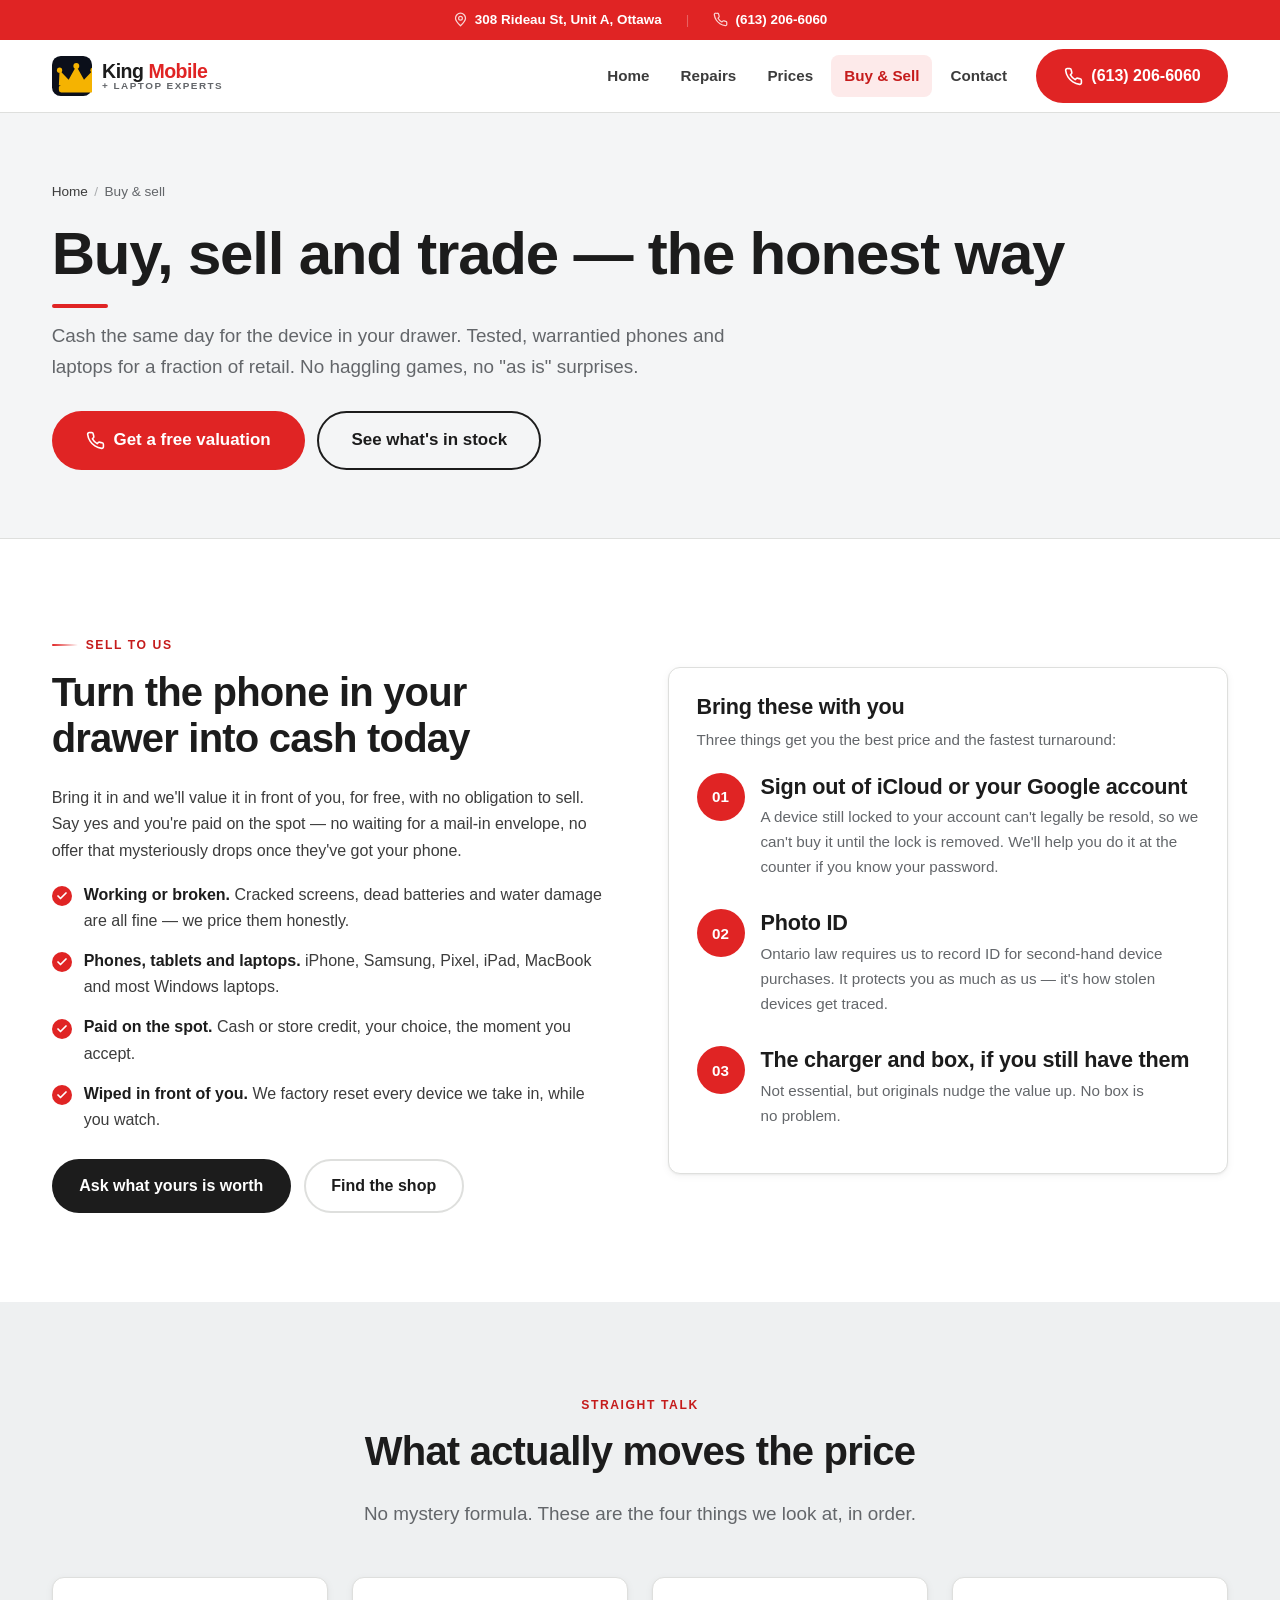
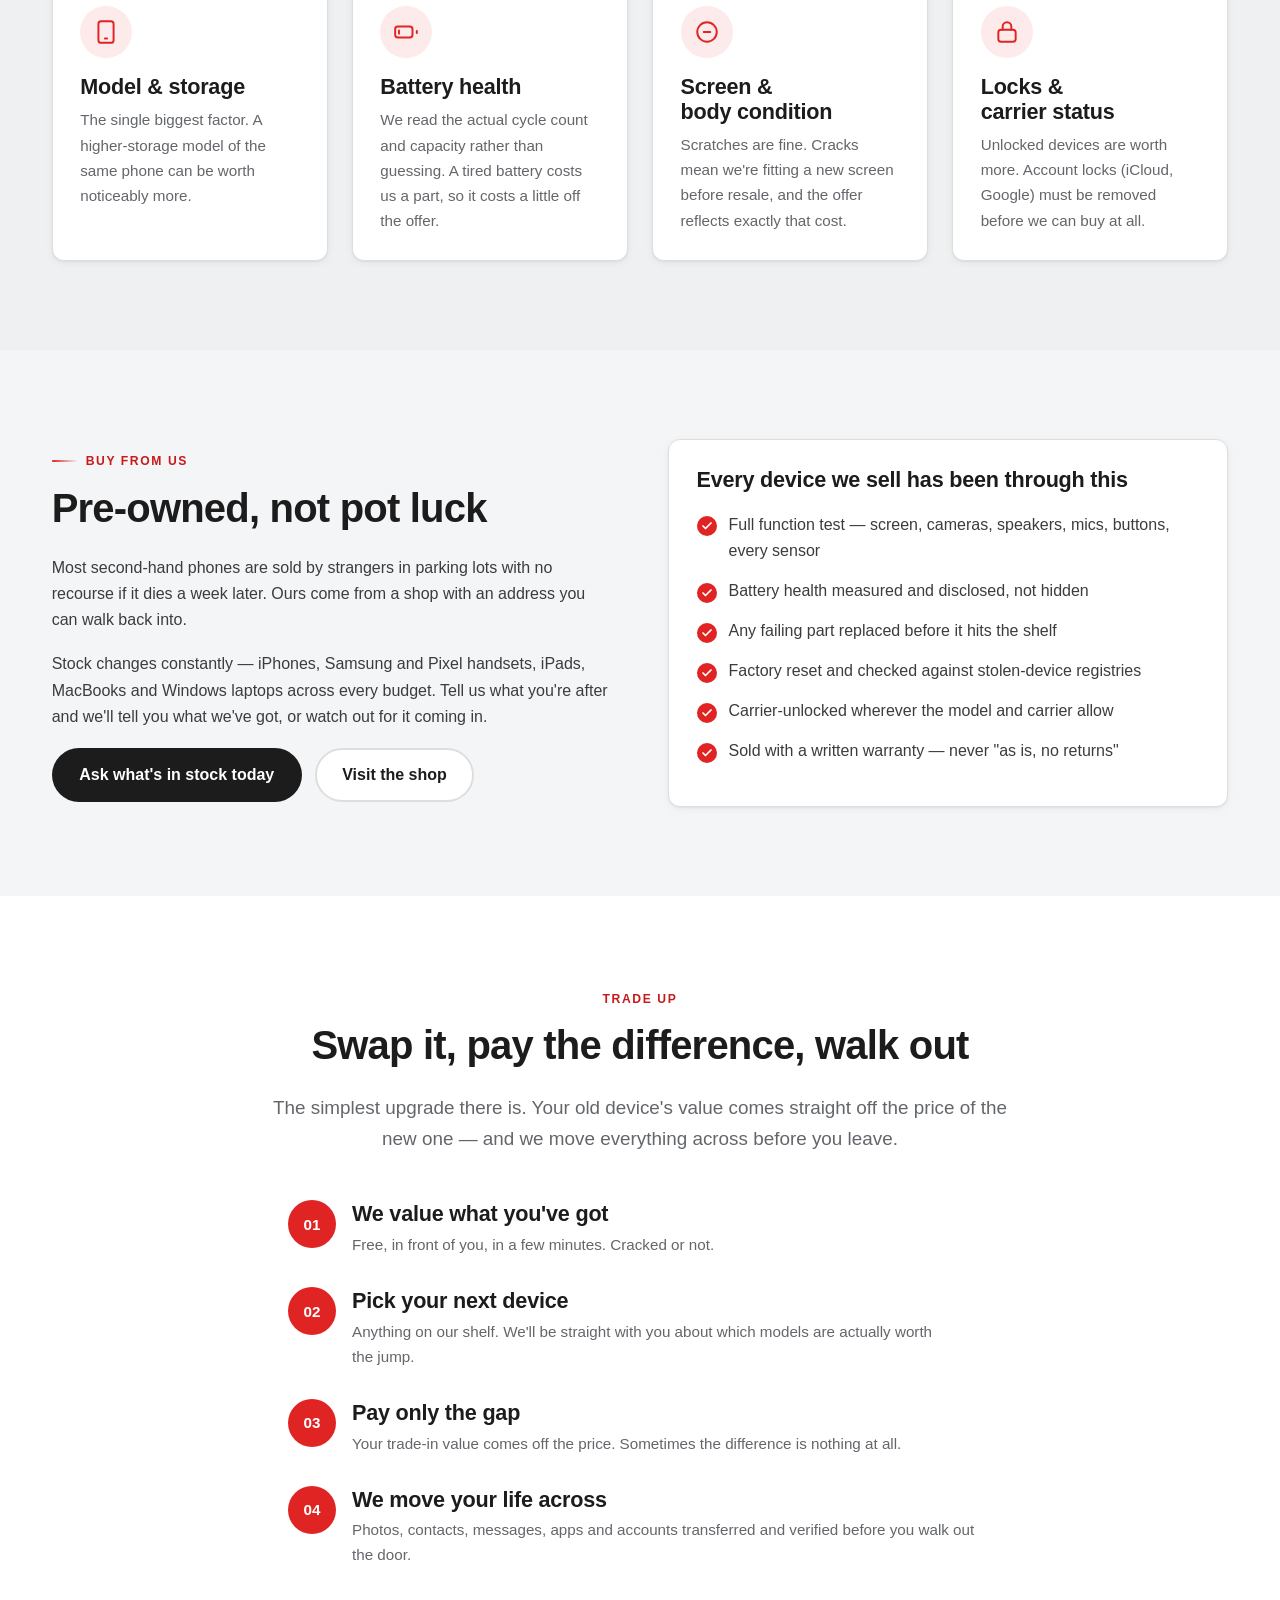
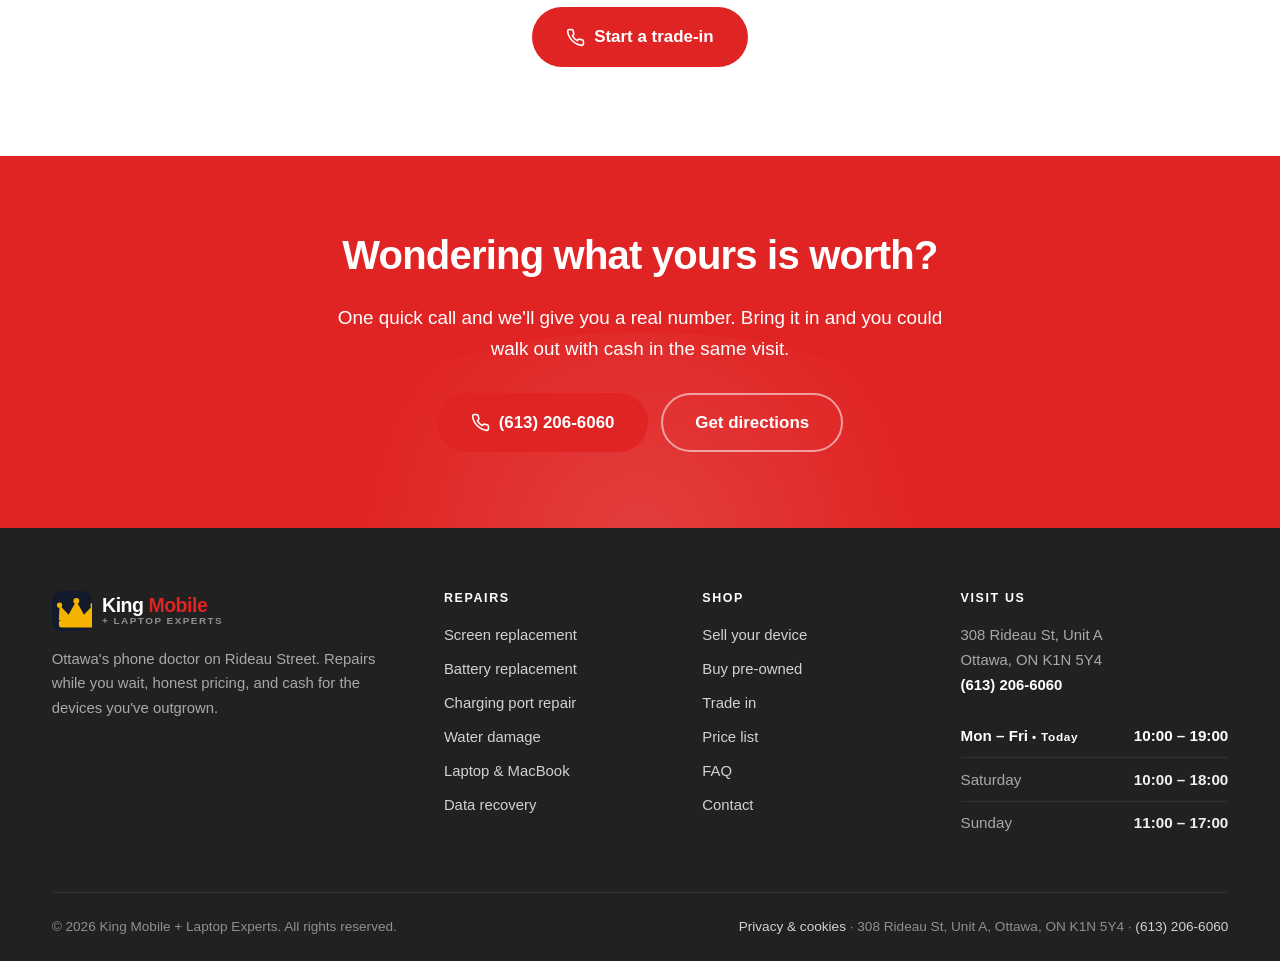
<file: buy-sell.html>
<!DOCTYPE html>
<html lang="en-CA">
<head>
<!-- Google tag (gtag.js) — Google Ads AW-17829939467.
     The dataLayer bootstrap and config live in /assets/js/gtag.js so the
     Content-Security-Policy can stay at script-src 'self' (no inline
     scripts). Edit conversion labels there, not here. -->
<script async src="https://www.googletagmanager.com/gtag/js?id=AW-17829939467"></script>
<script src="/assets/js/gtag.js"></script>

<meta charset="utf-8">
<meta name="viewport" content="width=device-width, initial-scale=1, viewport-fit=cover">

<title>Buy, Sell &amp; Trade | King Mobile + Laptop Experts</title>
<meta name="description" content="Sell your phone, tablet or laptop for cash in Ottawa, working or broken. Buy tested pre-owned devices with a warranty, or trade up. Call (613) 206-6060.">
<link rel="canonical" href="https://kingmobileexperts.ca/buy-sell">

<meta name="theme-color" content="#0b0f1a">
<meta name="format-detection" content="telephone=yes">
<meta name="apple-mobile-web-app-title" content="King Mobile">
<meta name="robots" content="index, follow, max-image-preview:large">
<meta name="geo.region" content="CA-ON">
<meta name="geo.placename" content="Ottawa">

<meta property="og:type" content="website">
<meta property="og:site_name" content="King Mobile + Laptop Experts">
<meta property="og:locale" content="en_CA">
<meta property="og:title" content="Buy, Sell &amp; Trade Phones and Laptops | King Mobile + Laptop Experts">
<meta property="og:description" content="Cash for your old device, working or not. Tested pre-owned phones and laptops with a warranty. Trade up and pay the difference.">
<meta property="og:url" content="https://kingmobileexperts.ca/buy-sell">
<meta property="og:image" content="https://kingmobileexperts.ca/assets/img/og-cover.jpg">
<meta property="og:image:width" content="1200">
<meta property="og:image:height" content="630">
<meta name="twitter:card" content="summary_large_image">
<meta name="twitter:title" content="Buy, Sell &amp; Trade Phones and Laptops | King Mobile + Laptop Experts">
<meta name="twitter:description" content="Cash for your old device, working or not. Tested pre-owned devices with a warranty.">
<meta name="twitter:image" content="https://kingmobileexperts.ca/assets/img/og-cover.jpg">

<link rel="icon" href="/favicon.ico" sizes="48x48">
<link rel="icon" href="/favicon.svg" type="image/svg+xml">
<link rel="apple-touch-icon" href="/assets/img/apple-touch-icon.png">
<link rel="manifest" href="/site.webmanifest">

<link rel="preconnect" href="https://fonts.googleapis.com">
<link rel="preconnect" href="https://fonts.gstatic.com" crossorigin>
<link rel="stylesheet" href="https://fonts.googleapis.com/css2?family=Plus+Jakarta+Sans:wght@400;500;600;700;800&amp;display=swap">

<link rel="stylesheet" href="/assets/css/styles.css">
<script src="/assets/js/main.js" defer></script>

<script type="application/ld+json">
{
  "@context": "https://schema.org",
  "@type": "BreadcrumbList",
  "itemListElement": [
    { "@type": "ListItem", "position": 1, "name": "Home", "item": "https://kingmobileexperts.ca/" },
    { "@type": "ListItem", "position": 2, "name": "Buy & sell", "item": "https://kingmobileexperts.ca/buy-sell" }
  ]
}
</script>
</head>

<body>
<a class="skip-link" href="#main">Skip to main content</a>

<!-- ============================ Top bar ============================ -->
<div class="topbar">
  <div class="wrap">
    <span class="topbar-item">
      <svg viewBox="0 0 24 24" fill="none" stroke="currentColor" stroke-width="2" stroke-linecap="round" stroke-linejoin="round" aria-hidden="true"><path d="M20 10c0 4.4-8 12-8 12s-8-7.6-8-12a8 8 0 0 1 16 0Z"/><circle cx="12" cy="10" r="3"/></svg>
      <a href="https://www.google.com/maps/search/?api=1&amp;query=308+Rideau+St+A,+Ottawa,+ON+K1N+5Y4" target="_blank" rel="noopener">308 Rideau St, Unit A, Ottawa</a>
    </span>
    <span class="topbar-sep" aria-hidden="true">|</span>
    <span class="topbar-item">
      <svg viewBox="0 0 24 24" fill="none" stroke="currentColor" stroke-width="2" stroke-linecap="round" stroke-linejoin="round" aria-hidden="true"><path d="M22 16.9v3a2 2 0 0 1-2.2 2 19.8 19.8 0 0 1-8.6-3.1 19.5 19.5 0 0 1-6-6A19.8 19.8 0 0 1 2.1 4.2 2 2 0 0 1 4.1 2h3a2 2 0 0 1 2 1.7c.1 1 .4 1.9.7 2.8a2 2 0 0 1-.5 2.1L8.1 9.9a16 16 0 0 0 6 6l1.3-1.2a2 2 0 0 1 2.1-.5c.9.3 1.8.6 2.8.7a2 2 0 0 1 1.7 2Z"/></svg>
      <a class="tel" href="tel:+16132066060">(613) 206-6060</a>
    </span>
  </div>
</div>

<!-- ============================ Header ============================ -->
<header class="header">
  <div class="wrap">
    <nav class="nav" aria-label="Main">
      <a class="brand" href="/">
        <svg class="brand-mark" viewBox="0 0 64 64" aria-hidden="true">
          <rect width="64" height="64" rx="14" fill="#0b0f1a"/>
          <g fill="#f5b301" transform="translate(11 16)">
            <path d="M0 30.4 1.1 6.7 15.6 21.9 27.9 0 40.2 21.9 54.7 6.7 55.8 30.4Z"/>
            <rect x="0" y="30.4" width="55.8" height="11.8" rx="3.8"/>
            <circle cx="1.1" cy="6.7" r="4.2"/><circle cx="27.9" cy="0" r="4.7"/><circle cx="54.7" cy="6.7" r="4.2"/>
          </g>
        </svg>
        <span class="brand-text">
          <span class="brand-name">King <em>Mobile</em></span>
          <span class="brand-sub">+ Laptop Experts</span>
        </span>
      </a>

      <div class="nav-links">
        <a href="/">Home</a>
        <a href="/services">Repairs</a>
        <a href="/services#prices">Prices</a>
        <a href="/buy-sell" aria-current="page">Buy &amp; Sell</a>
        <a href="/contact">Contact</a>
      </div>

      <div class="nav-cta">
        <a class="btn btn--gold" href="tel:+16132066060">
          <svg viewBox="0 0 24 24" fill="none" stroke="currentColor" stroke-width="2" stroke-linecap="round" stroke-linejoin="round" aria-hidden="true"><path d="M22 16.9v3a2 2 0 0 1-2.2 2 19.8 19.8 0 0 1-8.6-3.1 19.5 19.5 0 0 1-6-6A19.8 19.8 0 0 1 2.1 4.2 2 2 0 0 1 4.1 2h3a2 2 0 0 1 2 1.7c.1 1 .4 1.9.7 2.8a2 2 0 0 1-.5 2.1L8.1 9.9a16 16 0 0 0 6 6l1.3-1.2a2 2 0 0 1 2.1-.5c.9.3 1.8.6 2.8.7a2 2 0 0 1 1.7 2Z"/></svg>
          (613) 206-6060
        </a>
      </div>

      <button class="nav-toggle" type="button" aria-expanded="false" aria-controls="mobile-menu" aria-label="Open menu">
        <svg class="icon-open" viewBox="0 0 24 24" fill="none" stroke="currentColor" stroke-width="2" stroke-linecap="round" aria-hidden="true"><path d="M4 6h16M4 12h16M4 18h16"/></svg>
        <svg class="icon-close" viewBox="0 0 24 24" fill="none" stroke="currentColor" stroke-width="2" stroke-linecap="round" aria-hidden="true"><path d="M18 6 6 18M6 6l12 12"/></svg>
      </button>
    </nav>
  </div>

  <div class="mobile-menu" id="mobile-menu">
    <a class="m-link" href="/">Home</a>
    <a class="m-link" href="/services">Repairs</a>
    <a class="m-link" href="/services#prices">Prices</a>
    <a class="m-link" href="/buy-sell" aria-current="page">Buy &amp; Sell</a>
    <a class="m-link" href="/contact">Contact</a>
    <a class="btn btn--gold btn--block" href="tel:+16132066060">
      <svg viewBox="0 0 24 24" fill="none" stroke="currentColor" stroke-width="2" stroke-linecap="round" stroke-linejoin="round" aria-hidden="true"><path d="M22 16.9v3a2 2 0 0 1-2.2 2 19.8 19.8 0 0 1-8.6-3.1 19.5 19.5 0 0 1-6-6A19.8 19.8 0 0 1 2.1 4.2 2 2 0 0 1 4.1 2h3a2 2 0 0 1 2 1.7c.1 1 .4 1.9.7 2.8a2 2 0 0 1-.5 2.1L8.1 9.9a16 16 0 0 0 6 6l1.3-1.2a2 2 0 0 1 2.1-.5c.9.3 1.8.6 2.8.7a2 2 0 0 1 1.7 2Z"/></svg>
      Call (613) 206-6060
    </a>
  </div>
</header>

<main id="main">

<section class="page-head">
  <div class="wrap">
    <ol class="crumbs">
      <li><a href="/">Home</a></li>
      <li>Buy &amp; sell</li>
    </ol>
    <h1>Buy, sell and trade &mdash; the honest way</h1>
    <p>Cash the same day for the device in your drawer. Tested, warrantied phones and
       laptops for a fraction of retail. No haggling games, no "as is" surprises.</p>
    <div class="btn-row">
      <a class="btn btn--gold btn--lg" href="tel:+16132066060">
        <svg viewBox="0 0 24 24" fill="none" stroke="currentColor" stroke-width="2" stroke-linecap="round" stroke-linejoin="round" aria-hidden="true"><path d="M22 16.9v3a2 2 0 0 1-2.2 2 19.8 19.8 0 0 1-8.6-3.1 19.5 19.5 0 0 1-6-6A19.8 19.8 0 0 1 2.1 4.2 2 2 0 0 1 4.1 2h3a2 2 0 0 1 2 1.7c.1 1 .4 1.9.7 2.8a2 2 0 0 1-.5 2.1L8.1 9.9a16 16 0 0 0 6 6l1.3-1.2a2 2 0 0 1 2.1-.5c.9.3 1.8.6 2.8.7a2 2 0 0 1 1.7 2Z"/></svg>
        Get a free valuation
      </a>
      <a class="btn btn--ghost btn--lg" href="#buy">See what's in stock</a>
    </div>
  </div>
</section>

<!-- ============================ Sell ============================ -->
<section class="section" id="sell">
  <div class="wrap split">
    <div>
      <span class="eyebrow">Sell to us</span>
      <h2>Turn the phone in your drawer into cash today</h2>
      <p>Bring it in and we'll value it in front of you, for free, with no obligation
         to sell. Say yes and you're paid on the spot &mdash; no waiting for a mail-in
         envelope, no offer that mysteriously drops once they've got your phone.</p>

      <ul class="check-list">
        <li><strong>Working or broken.</strong> Cracked screens, dead batteries and water damage are all fine &mdash; we price them honestly.</li>
        <li><strong>Phones, tablets and laptops.</strong> iPhone, Samsung, Pixel, iPad, MacBook and most Windows laptops.</li>
        <li><strong>Paid on the spot.</strong> Cash or store credit, your choice, the moment you accept.</li>
        <li><strong>Wiped in front of you.</strong> We factory reset every device we take in, while you watch.</li>
      </ul>

      <div class="btn-row">
        <a class="btn btn--ink" href="tel:+16132066060">Ask what yours is worth</a>
        <a class="btn btn--outline" href="/contact">Find the shop</a>
      </div>
    </div>

    <div>
      <div class="card reveal">
        <h3>Bring these with you</h3>
        <p>Three things get you the best price and the fastest turnaround:</p>
        <ol class="steps" style="margin-top:1.4rem">
          <li class="step">
            <h3>Sign out of iCloud or your Google account</h3>
            <p>A device still locked to your account can't legally be resold, so we can't buy it until the lock is removed. We'll help you do it at the counter if you know your password.</p>
          </li>
          <li class="step">
            <h3>Photo ID</h3>
            <p>Ontario law requires us to record ID for second-hand device purchases. It protects you as much as us &mdash; it's how stolen devices get traced.</p>
          </li>
          <li class="step">
            <h3>The charger and box, if you still have them</h3>
            <p>Not essential, but originals nudge the value up. No box is no problem.</p>
          </li>
        </ol>
      </div>
    </div>
  </div>
</section>

<!-- ============================ What affects price ============================ -->
<section class="section section--ink">
  <div class="wrap">
    <div class="sec-head sec-head--center">
      <span class="eyebrow">Straight talk</span>
      <h2>What actually moves the price</h2>
      <p>No mystery formula. These are the four things we look at, in order.</p>
    </div>

    <div class="grid grid--4">
      <article class="card reveal">
        <span class="card-icon"><svg viewBox="0 0 24 24" fill="none" stroke="currentColor" stroke-width="1.8" stroke-linecap="round" stroke-linejoin="round" aria-hidden="true"><rect x="5" y="2" width="14" height="20" rx="2.5"/><path d="M11 18h2"/></svg></span>
        <h3>Model &amp; storage</h3>
        <p>The single biggest factor. A higher-storage model of the same phone can be worth noticeably more.</p>
      </article>
      <article class="card reveal">
        <span class="card-icon"><svg viewBox="0 0 24 24" fill="none" stroke="currentColor" stroke-width="1.8" stroke-linecap="round" stroke-linejoin="round" aria-hidden="true"><rect x="2" y="7" width="16" height="10" rx="2.5"/><path d="M22 11v2"/><path d="M5.5 10.5v3"/></svg></span>
        <h3>Battery health</h3>
        <p>We read the actual cycle count and capacity rather than guessing. A tired battery costs us a part, so it costs a little off the offer.</p>
      </article>
      <article class="card reveal">
        <span class="card-icon"><svg viewBox="0 0 24 24" fill="none" stroke="currentColor" stroke-width="1.8" stroke-linecap="round" stroke-linejoin="round" aria-hidden="true"><circle cx="12" cy="12" r="9"/><path d="M9 12h6"/></svg></span>
        <h3>Screen &amp; body condition</h3>
        <p>Scratches are fine. Cracks mean we're fitting a new screen before resale, and the offer reflects exactly that cost.</p>
      </article>
      <article class="card reveal">
        <span class="card-icon"><svg viewBox="0 0 24 24" fill="none" stroke="currentColor" stroke-width="1.8" stroke-linecap="round" stroke-linejoin="round" aria-hidden="true"><rect x="4" y="10" width="16" height="11" rx="2.5"/><path d="M8 10V7a4 4 0 0 1 8 0v3"/></svg></span>
        <h3>Locks &amp; carrier status</h3>
        <p>Unlocked devices are worth more. Account locks (iCloud, Google) must be removed before we can buy at all.</p>
      </article>
    </div>
  </div>
</section>

<!-- ============================ Buy ============================ -->
<section class="section section--tint" id="buy">
  <div class="wrap split split--flip">
    <div>
      <div class="card reveal">
        <h3>Every device we sell has been through this</h3>
        <ul class="check-list" style="margin-bottom:0;margin-top:1.2rem">
          <li>Full function test &mdash; screen, cameras, speakers, mics, buttons, every sensor</li>
          <li>Battery health measured and disclosed, not hidden</li>
          <li>Any failing part replaced before it hits the shelf</li>
          <li>Factory reset and checked against stolen-device registries</li>
          <li>Carrier-unlocked wherever the model and carrier allow</li>
          <li>Sold with a written warranty &mdash; never "as is, no returns"</li>
        </ul>
      </div>
    </div>

    <div>
      <span class="eyebrow">Buy from us</span>
      <h2>Pre-owned, not pot luck</h2>
      <p>Most second-hand phones are sold by strangers in parking lots with no
         recourse if it dies a week later. Ours come from a shop with an address you
         can walk back into.</p>
      <p>Stock changes constantly &mdash; iPhones, Samsung and Pixel handsets, iPads,
         MacBooks and Windows laptops across every budget. Tell us what you're after
         and we'll tell you what we've got, or watch out for it coming in.</p>

      <div class="btn-row">
        <a class="btn btn--ink" href="tel:+16132066060">Ask what's in stock today</a>
        <a class="btn btn--outline" href="/contact">Visit the shop</a>
      </div>
    </div>
  </div>
</section>

<!-- ============================ Trade ============================ -->
<section class="section" id="trade">
  <div class="wrap">
    <div class="sec-head sec-head--center">
      <span class="eyebrow">Trade up</span>
      <h2>Swap it, pay the difference, walk out</h2>
      <p>The simplest upgrade there is. Your old device's value comes straight off the
         price of the new one &mdash; and we move everything across before you leave.</p>
    </div>

    <ol class="steps" style="max-width:44rem;margin-inline:auto">
      <li class="step reveal">
        <h3>We value what you've got</h3>
        <p>Free, in front of you, in a few minutes. Cracked or not.</p>
      </li>
      <li class="step reveal">
        <h3>Pick your next device</h3>
        <p>Anything on our shelf. We'll be straight with you about which models are actually worth the jump.</p>
      </li>
      <li class="step reveal">
        <h3>Pay only the gap</h3>
        <p>Your trade-in value comes off the price. Sometimes the difference is nothing at all.</p>
      </li>
      <li class="step reveal">
        <h3>We move your life across</h3>
        <p>Photos, contacts, messages, apps and accounts transferred and verified before you walk out the door.</p>
      </li>
    </ol>

    <div class="btn-row" style="justify-content:center;margin-top:2.5rem">
      <a class="btn btn--gold btn--lg" href="tel:+16132066060">
        <svg viewBox="0 0 24 24" fill="none" stroke="currentColor" stroke-width="2" stroke-linecap="round" stroke-linejoin="round" aria-hidden="true"><path d="M22 16.9v3a2 2 0 0 1-2.2 2 19.8 19.8 0 0 1-8.6-3.1 19.5 19.5 0 0 1-6-6A19.8 19.8 0 0 1 2.1 4.2 2 2 0 0 1 4.1 2h3a2 2 0 0 1 2 1.7c.1 1 .4 1.9.7 2.8a2 2 0 0 1-.5 2.1L8.1 9.9a16 16 0 0 0 6 6l1.3-1.2a2 2 0 0 1 2.1-.5c.9.3 1.8.6 2.8.7a2 2 0 0 1 1.7 2Z"/></svg>
        Start a trade-in
      </a>
    </div>
  </div>
</section>

<section class="cta-band">
  <div class="wrap">
    <h2>Wondering what yours is worth?</h2>
    <p>One quick call and we'll give you a real number. Bring it in and you could
       walk out with cash in the same visit.</p>
    <div class="btn-row">
      <a class="btn btn--gold btn--lg" href="tel:+16132066060">
        <svg viewBox="0 0 24 24" fill="none" stroke="currentColor" stroke-width="2" stroke-linecap="round" stroke-linejoin="round" aria-hidden="true"><path d="M22 16.9v3a2 2 0 0 1-2.2 2 19.8 19.8 0 0 1-8.6-3.1 19.5 19.5 0 0 1-6-6A19.8 19.8 0 0 1 2.1 4.2 2 2 0 0 1 4.1 2h3a2 2 0 0 1 2 1.7c.1 1 .4 1.9.7 2.8a2 2 0 0 1-.5 2.1L8.1 9.9a16 16 0 0 0 6 6l1.3-1.2a2 2 0 0 1 2.1-.5c.9.3 1.8.6 2.8.7a2 2 0 0 1 1.7 2Z"/></svg>
        (613) 206-6060
      </a>
      <a class="btn btn--ghost btn--lg" href="https://www.google.com/maps/dir/?api=1&amp;destination=308+Rideau+St+A,+Ottawa,+ON+K1N+5Y4" target="_blank" rel="noopener">Get directions</a>
    </div>
  </div>
</section>

</main>

<!-- ============================ Footer ============================ -->
<footer class="footer">
  <div class="wrap">
    <div class="footer-grid">
      <div>
        <a class="brand" href="/" style="margin-bottom:1rem">
          <svg class="brand-mark" viewBox="0 0 64 64" aria-hidden="true">
            <rect width="64" height="64" rx="14" fill="#131a2b"/>
            <g fill="#f5b301" transform="translate(11 16)">
              <path d="M0 30.4 1.1 6.7 15.6 21.9 27.9 0 40.2 21.9 54.7 6.7 55.8 30.4Z"/>
              <rect x="0" y="30.4" width="55.8" height="11.8" rx="3.8"/>
              <circle cx="1.1" cy="6.7" r="4.2"/><circle cx="27.9" cy="0" r="4.7"/><circle cx="54.7" cy="6.7" r="4.2"/>
            </g>
          </svg>
          <span class="brand-text">
            <span class="brand-name">King <em>Mobile</em></span>
            <span class="brand-sub">+ Laptop Experts</span>
          </span>
        </a>
        <p>Ottawa's phone doctor on Rideau Street. Repairs while you wait, honest
           pricing, and cash for the devices you've outgrown.</p>
      </div>

      <div>
        <h3>Repairs</h3>
        <ul>
          <li><a href="/services#screens">Screen replacement</a></li>
          <li><a href="/services#battery">Battery replacement</a></li>
          <li><a href="/services#port">Charging port repair</a></li>
          <li><a href="/services#water">Water damage</a></li>
          <li><a href="/services#laptop">Laptop &amp; MacBook</a></li>
          <li><a href="/services#data">Data recovery</a></li>
        </ul>
      </div>

      <div>
        <h3>Shop</h3>
        <ul>
          <li><a href="/buy-sell#sell">Sell your device</a></li>
          <li><a href="/buy-sell#buy">Buy pre-owned</a></li>
          <li><a href="/buy-sell#trade">Trade in</a></li>
          <li><a href="/services#prices">Price list</a></li>
          <li><a href="/#faq">FAQ</a></li>
          <li><a href="/contact">Contact</a></li>
        </ul>
      </div>

      <div>
        <h3>Visit us</h3>
        <address>
          308 Rideau St, Unit A<br>
          Ottawa, ON K1N 5Y4<br>
          <a class="tel" href="tel:+16132066060"><strong>(613) 206-6060</strong></a>
        </address>
        <table class="hours" style="margin-top:1rem;max-width:18rem">
          <tbody>
            <tr data-day="1,2,3,4,5"><th scope="row">Mon &ndash; Fri</th><td>10:00 &ndash; 19:00</td></tr>
            <tr data-day="6"><th scope="row">Saturday</th><td>10:00 &ndash; 18:00</td></tr>
            <tr data-day="0"><th scope="row">Sunday</th><td>11:00 &ndash; 17:00</td></tr>
          </tbody>
        </table>
      </div>
    </div>

    <div class="footer-bottom">
      <span>&copy; <span data-year>2026</span> King Mobile + Laptop Experts. All rights reserved.</span>
      <span><a href="/privacy">Privacy &amp; cookies</a> &middot; 308 Rideau St, Unit A, Ottawa, ON K1N 5Y4 &middot; <a class="tel" href="tel:+16132066060">(613) 206-6060</a></span>
    </div>
  </div>
</footer>

<!-- Sticky call bar: the single highest-converting element on a mobile
     local-services site. Hidden at desktop widths. -->
<div class="callbar" aria-label="Quick contact">
  <a class="primary" href="tel:+16132066060">
    <svg viewBox="0 0 24 24" fill="none" stroke="currentColor" stroke-width="2" stroke-linecap="round" stroke-linejoin="round" aria-hidden="true"><path d="M22 16.9v3a2 2 0 0 1-2.2 2 19.8 19.8 0 0 1-8.6-3.1 19.5 19.5 0 0 1-6-6A19.8 19.8 0 0 1 2.1 4.2 2 2 0 0 1 4.1 2h3a2 2 0 0 1 2 1.7c.1 1 .4 1.9.7 2.8a2 2 0 0 1-.5 2.1L8.1 9.9a16 16 0 0 0 6 6l1.3-1.2a2 2 0 0 1 2.1-.5c.9.3 1.8.6 2.8.7a2 2 0 0 1 1.7 2Z"/></svg>
    Call now
  </a>
  <a href="https://www.google.com/maps/dir/?api=1&amp;destination=308+Rideau+St+A,+Ottawa,+ON+K1N+5Y4" target="_blank" rel="noopener">
    <svg viewBox="0 0 24 24" fill="none" stroke="currentColor" stroke-width="2" stroke-linecap="round" stroke-linejoin="round" aria-hidden="true"><path d="m3 11 19-9-9 19-2-8-8-2Z"/></svg>
    Directions
  </a>
</div>

</body>
</html>
</file>
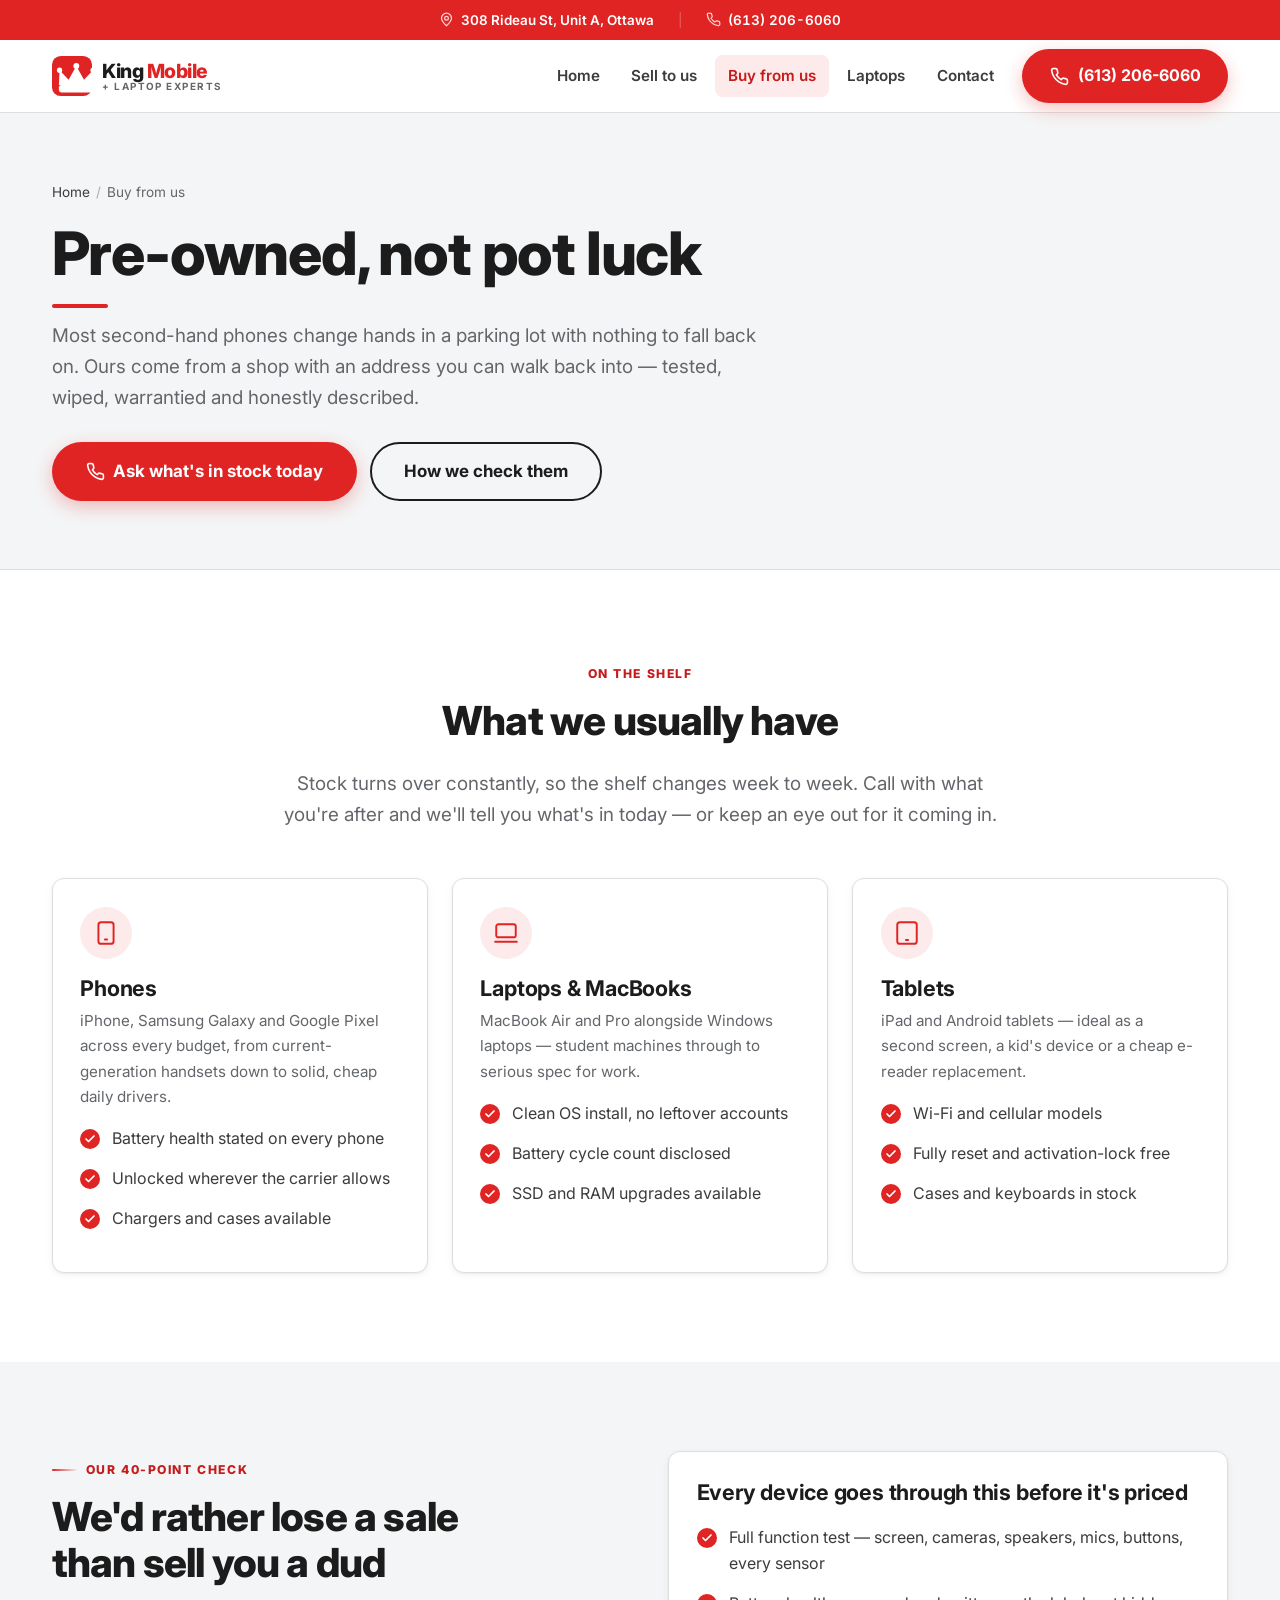
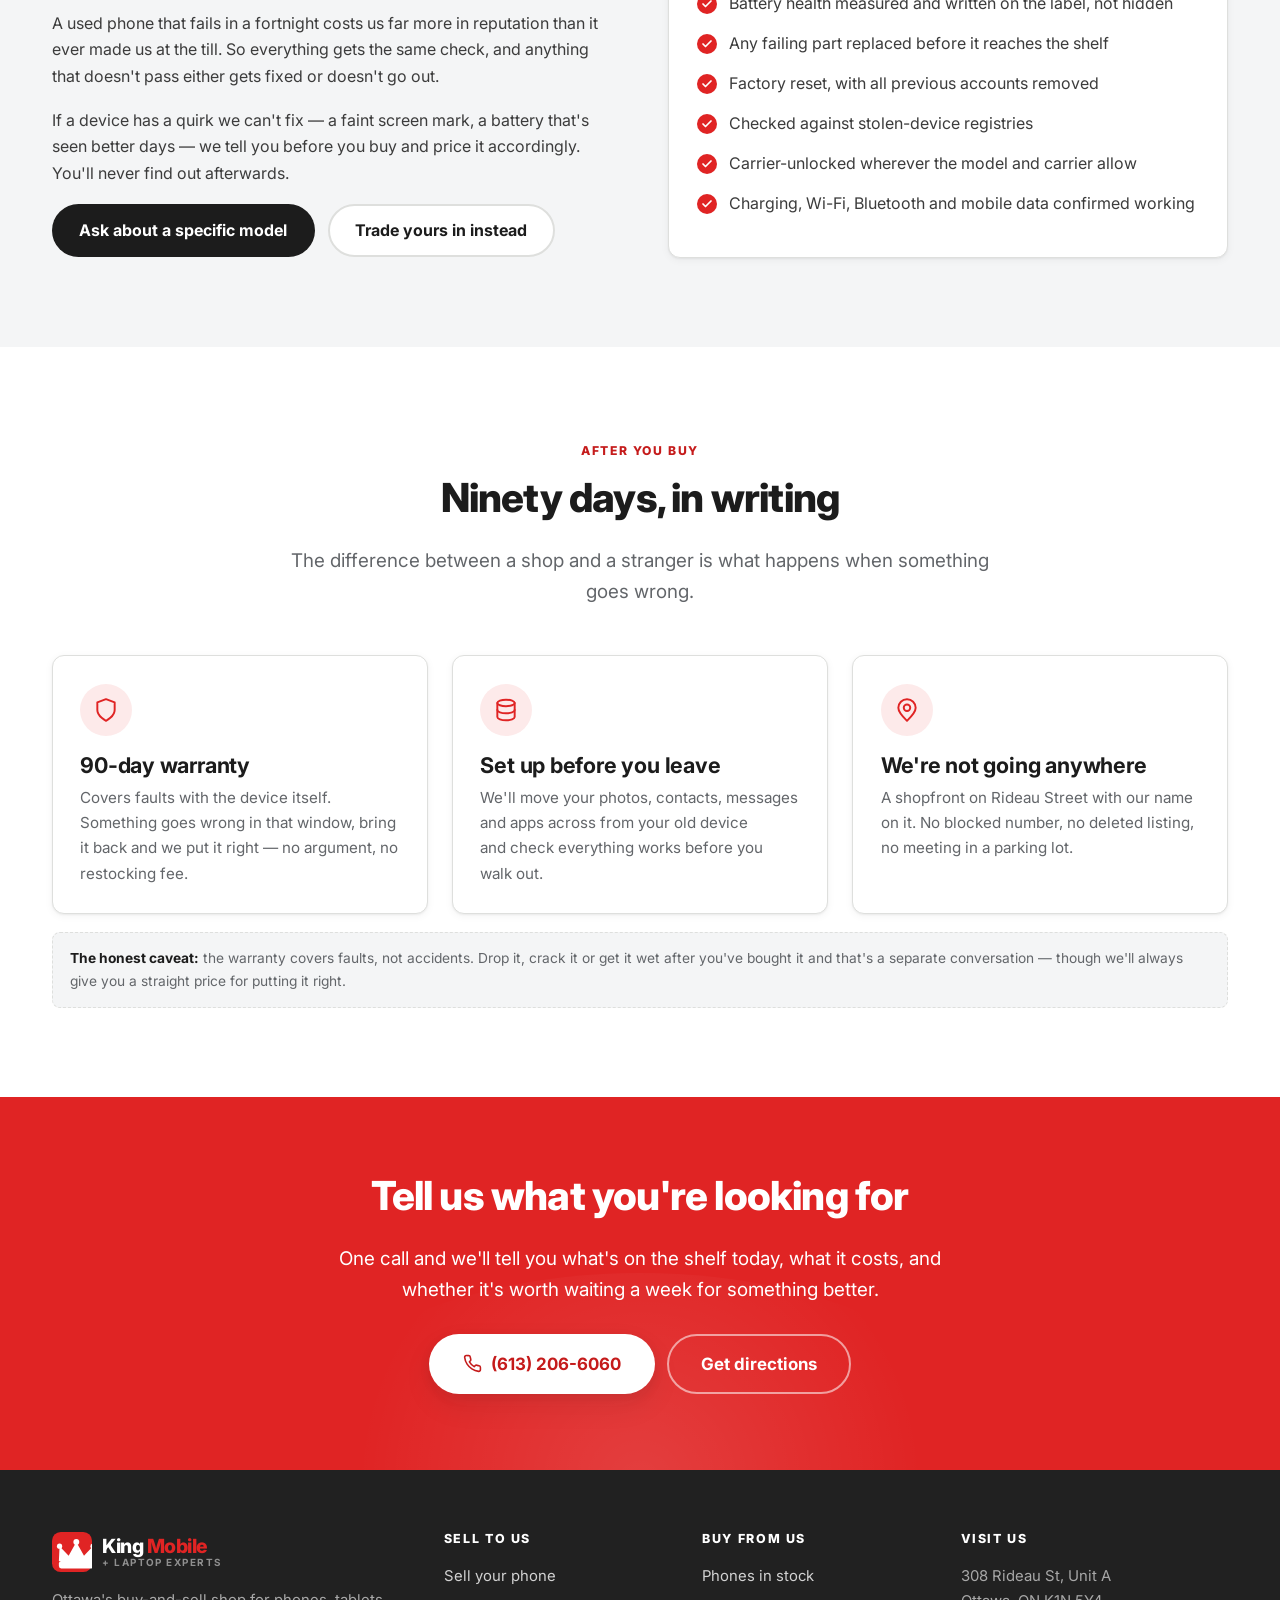
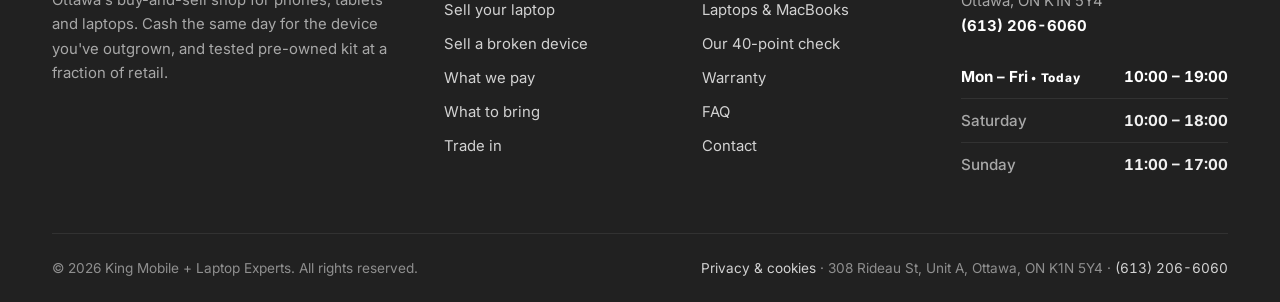
<file: buy.html>
<!DOCTYPE html>
<html lang="en-CA">
<head>
<!-- Google tag (gtag.js) — Google Ads AW-17829939467.
     The dataLayer bootstrap and config live in /assets/js/gtag.js so the
     Content-Security-Policy can stay at script-src 'self' (no inline
     scripts). Edit conversion labels there, not here. -->
<script async src="https://www.googletagmanager.com/gtag/js?id=AW-17829939467"></script>
<script src="/assets/js/gtag.js"></script>
<meta charset="utf-8">
<meta name="viewport" content="width=device-width, initial-scale=1, viewport-fit=cover">

<title>Used Phones &amp; Laptops in Ottawa | King Mobile</title>
<meta name="description" content="Tested pre-owned phones, tablets and laptops in Ottawa, sold with a 90-day warranty and honest battery health. Call (613) 206-6060.">
<link rel="canonical" href="https://kingmobileexperts.ca/buy">

<meta name="theme-color" content="#e02424">
<meta name="format-detection" content="telephone=yes">
<meta name="apple-mobile-web-app-title" content="King Mobile">
<meta name="robots" content="index, follow, max-image-preview:large">
<meta name="geo.region" content="CA-ON">
<meta name="geo.placename" content="Ottawa">

<meta property="og:type" content="website">
<meta property="og:site_name" content="King Mobile + Laptop Experts">
<meta property="og:locale" content="en_CA">
<meta property="og:title" content="Used Phones &amp; Laptops in Ottawa | King Mobile">
<meta property="og:description" content="Tested pre-owned devices with a 90-day warranty and honest battery health. Unlocked where possible.">
<meta property="og:url" content="https://kingmobileexperts.ca/buy">
<meta property="og:image" content="https://kingmobileexperts.ca/assets/img/og-cover.jpg">
<meta property="og:image:width" content="1200">
<meta property="og:image:height" content="630">
<meta name="twitter:card" content="summary_large_image">
<meta name="twitter:title" content="Used Phones &amp; Laptops in Ottawa | King Mobile">
<meta name="twitter:description" content="Tested pre-owned devices with a 90-day warranty. Unlocked where possible.">
<meta name="twitter:image" content="https://kingmobileexperts.ca/assets/img/og-cover.jpg">

<link rel="icon" href="/favicon.ico" sizes="48x48">
<link rel="icon" href="/favicon.svg" type="image/svg+xml">
<link rel="apple-touch-icon" href="/assets/img/apple-touch-icon.png">
<link rel="manifest" href="/site.webmanifest">

<link rel="preconnect" href="https://fonts.googleapis.com">
<link rel="preconnect" href="https://fonts.gstatic.com" crossorigin>
<link rel="stylesheet" href="https://fonts.googleapis.com/css2?family=Inter:wght@400;500;600;700;800&amp;display=swap">

<link rel="stylesheet" href="/assets/css/styles.css">
<script src="/assets/js/main.js" defer></script>

<script type="application/ld+json">
{
  "@context": "https://schema.org",
  "@type": "BreadcrumbList",
  "itemListElement": [
    { "@type": "ListItem", "position": 1, "name": "Home", "item": "https://kingmobileexperts.ca/" },
    { "@type": "ListItem", "position": 2, "name": "Buy from us", "item": "https://kingmobileexperts.ca/buy" }
  ]
}
</script>
</head>

<body>
<a class="skip-link" href="#main">Skip to main content</a>

<!-- ============================ Top bar ============================ -->
<div class="topbar">
  <div class="wrap">
    <span class="topbar-item">
      <svg viewBox="0 0 24 24" fill="none" stroke="currentColor" stroke-width="2" stroke-linecap="round" stroke-linejoin="round" aria-hidden="true"><path d="M20 10c0 4.4-8 12-8 12s-8-7.6-8-12a8 8 0 0 1 16 0Z"/><circle cx="12" cy="10" r="3"/></svg>
      <a href="https://www.google.com/maps/search/?api=1&amp;query=308+Rideau+St+A,+Ottawa,+ON+K1N+5Y4" target="_blank" rel="noopener">308 Rideau St, Unit A, Ottawa</a>
    </span>
    <span class="topbar-sep" aria-hidden="true">|</span>
    <span class="topbar-item">
      <svg viewBox="0 0 24 24" fill="none" stroke="currentColor" stroke-width="2" stroke-linecap="round" stroke-linejoin="round" aria-hidden="true"><path d="M22 16.9v3a2 2 0 0 1-2.2 2 19.8 19.8 0 0 1-8.6-3.1 19.5 19.5 0 0 1-6-6A19.8 19.8 0 0 1 2.1 4.2 2 2 0 0 1 4.1 2h3a2 2 0 0 1 2 1.7c.1 1 .4 1.9.7 2.8a2 2 0 0 1-.5 2.1L8.1 9.9a16 16 0 0 0 6 6l1.3-1.2a2 2 0 0 1 2.1-.5c.9.3 1.8.6 2.8.7a2 2 0 0 1 1.7 2Z"/></svg>
      <a class="tel" href="tel:+16132066060">(613) 206-6060</a>
    </span>
  </div>
</div>

<!-- ============================ Header ============================ -->
<header class="header">
  <div class="wrap">
    <nav class="nav" aria-label="Main">
      <a class="brand" href="/">
        <svg class="brand-mark" viewBox="0 0 64 64" aria-hidden="true">
          <rect width="64" height="64" rx="14" fill="#e02424"/>
          <g fill="#ffffff" transform="translate(11 16)">
            <path d="M0 30.4 1.1 6.7 15.6 21.9 27.9 0 40.2 21.9 54.7 6.7 55.8 30.4Z"/>
            <rect x="0" y="30.4" width="55.8" height="11.8" rx="3.8"/>
            <circle cx="1.1" cy="6.7" r="4.2"/><circle cx="27.9" cy="0" r="4.7"/><circle cx="54.7" cy="6.7" r="4.2"/>
          </g>
        </svg>
        <span class="brand-text">
          <span class="brand-name">King <em>Mobile</em></span>
          <span class="brand-sub">+ Laptop Experts</span>
        </span>
      </a>

      <div class="nav-links">
        <a href="/">Home</a>
        <a href="/sell">Sell to us</a>
        <a href="/buy" aria-current="page">Buy from us</a>
        <a href="/laptops">Laptops</a>
        <a href="/contact">Contact</a>
      </div>

      <div class="nav-cta">
        <a class="btn btn--red" href="tel:+16132066060">
          <svg viewBox="0 0 24 24" fill="none" stroke="currentColor" stroke-width="2" stroke-linecap="round" stroke-linejoin="round" aria-hidden="true"><path d="M22 16.9v3a2 2 0 0 1-2.2 2 19.8 19.8 0 0 1-8.6-3.1 19.5 19.5 0 0 1-6-6A19.8 19.8 0 0 1 2.1 4.2 2 2 0 0 1 4.1 2h3a2 2 0 0 1 2 1.7c.1 1 .4 1.9.7 2.8a2 2 0 0 1-.5 2.1L8.1 9.9a16 16 0 0 0 6 6l1.3-1.2a2 2 0 0 1 2.1-.5c.9.3 1.8.6 2.8.7a2 2 0 0 1 1.7 2Z"/></svg>
          (613) 206-6060
        </a>
      </div>

      <button class="nav-toggle" type="button" aria-expanded="false" aria-controls="mobile-menu" aria-label="Open menu">
        <svg class="icon-open" viewBox="0 0 24 24" fill="none" stroke="currentColor" stroke-width="2" stroke-linecap="round" aria-hidden="true"><path d="M4 6h16M4 12h16M4 18h16"/></svg>
        <svg class="icon-close" viewBox="0 0 24 24" fill="none" stroke="currentColor" stroke-width="2" stroke-linecap="round" aria-hidden="true"><path d="M18 6 6 18M6 6l12 12"/></svg>
      </button>
    </nav>
  </div>

  <div class="mobile-menu" id="mobile-menu">
    <a class="m-link" href="/">Home</a>
    <a class="m-link" href="/sell">Sell to us</a>
    <a class="m-link" href="/buy" aria-current="page">Buy from us</a>
    <a class="m-link" href="/laptops">Laptops</a>
    <a class="m-link" href="/contact">Contact</a>
    <a class="btn btn--red btn--block" href="tel:+16132066060">
      <svg viewBox="0 0 24 24" fill="none" stroke="currentColor" stroke-width="2" stroke-linecap="round" stroke-linejoin="round" aria-hidden="true"><path d="M22 16.9v3a2 2 0 0 1-2.2 2 19.8 19.8 0 0 1-8.6-3.1 19.5 19.5 0 0 1-6-6A19.8 19.8 0 0 1 2.1 4.2 2 2 0 0 1 4.1 2h3a2 2 0 0 1 2 1.7c.1 1 .4 1.9.7 2.8a2 2 0 0 1-.5 2.1L8.1 9.9a16 16 0 0 0 6 6l1.3-1.2a2 2 0 0 1 2.1-.5c.9.3 1.8.6 2.8.7a2 2 0 0 1 1.7 2Z"/></svg>
      Call (613) 206-6060
    </a>
  </div>
</header>

<main id="main">

<section class="page-head">
  <div class="wrap">
    <ol class="crumbs">
      <li><a href="/">Home</a></li>
      <li>Buy from us</li>
    </ol>
    <h1>Pre-owned, not pot luck</h1>
    <p>Most second-hand phones change hands in a parking lot with nothing to fall
       back on. Ours come from a shop with an address you can walk back into &mdash;
       tested, wiped, warrantied and honestly described.</p>
    <div class="btn-row">
      <a class="btn btn--red btn--lg" href="tel:+16132066060">
        <svg viewBox="0 0 24 24" fill="none" stroke="currentColor" stroke-width="2" stroke-linecap="round" stroke-linejoin="round" aria-hidden="true"><path d="M22 16.9v3a2 2 0 0 1-2.2 2 19.8 19.8 0 0 1-8.6-3.1 19.5 19.5 0 0 1-6-6A19.8 19.8 0 0 1 2.1 4.2 2 2 0 0 1 4.1 2h3a2 2 0 0 1 2 1.7c.1 1 .4 1.9.7 2.8a2 2 0 0 1-.5 2.1L8.1 9.9a16 16 0 0 0 6 6l1.3-1.2a2 2 0 0 1 2.1-.5c.9.3 1.8.6 2.8.7a2 2 0 0 1 1.7 2Z"/></svg>
        Ask what's in stock today
      </a>
      <a class="btn btn--ghost btn--lg" href="#checked">How we check them</a>
    </div>
  </div>
</section>

<!-- ============================ Stock ============================ -->
<section class="section">
  <div class="wrap">
    <div class="sec-head sec-head--center">
      <span class="eyebrow">On the shelf</span>
      <h2>What we usually have</h2>
      <p>Stock turns over constantly, so the shelf changes week to week. Call with
         what you're after and we'll tell you what's in today &mdash; or keep an eye out
         for it coming in.</p>
    </div>

    <div class="grid grid--3">
      <article class="card reveal" id="phones">
        <span class="card-icon"><svg viewBox="0 0 24 24" fill="none" stroke="currentColor" stroke-width="1.8" stroke-linecap="round" stroke-linejoin="round" aria-hidden="true"><rect x="5" y="2" width="14" height="20" rx="2.5"/><path d="M11 18h2"/></svg></span>
        <h3>Phones</h3>
        <p>iPhone, Samsung Galaxy and Google Pixel across every budget, from
           current-generation handsets down to solid, cheap daily drivers.</p>
        <ul class="check-list" style="margin-bottom:0;margin-top:1rem">
          <li>Battery health stated on every phone</li>
          <li>Unlocked wherever the carrier allows</li>
          <li>Chargers and cases available</li>
        </ul>
      </article>

      <article class="card reveal" id="laptops">
        <span class="card-icon"><svg viewBox="0 0 24 24" fill="none" stroke="currentColor" stroke-width="1.8" stroke-linecap="round" stroke-linejoin="round" aria-hidden="true"><rect x="3" y="4" width="18" height="12" rx="2"/><path d="M2 20h20"/></svg></span>
        <h3>Laptops &amp; MacBooks</h3>
        <p>MacBook Air and Pro alongside Windows laptops &mdash; student machines through
           to serious spec for work.</p>
        <ul class="check-list" style="margin-bottom:0;margin-top:1rem">
          <li>Clean OS install, no leftover accounts</li>
          <li>Battery cycle count disclosed</li>
          <li>SSD and RAM upgrades available</li>
        </ul>
      </article>

      <article class="card reveal" id="tablets">
        <span class="card-icon"><svg viewBox="0 0 24 24" fill="none" stroke="currentColor" stroke-width="1.8" stroke-linecap="round" stroke-linejoin="round" aria-hidden="true"><rect x="3" y="2" width="18" height="20" rx="2.5"/><path d="M11 18.5h2"/></svg></span>
        <h3>Tablets</h3>
        <p>iPad and Android tablets &mdash; ideal as a second screen, a kid's device or a
           cheap e-reader replacement.</p>
        <ul class="check-list" style="margin-bottom:0;margin-top:1rem">
          <li>Wi-Fi and cellular models</li>
          <li>Fully reset and activation-lock free</li>
          <li>Cases and keyboards in stock</li>
        </ul>
      </article>
    </div>
  </div>
</section>

<!-- ============================ Our check ============================ -->
<section class="section section--tint" id="checked">
  <div class="wrap split split--flip">
    <div>
      <div class="card reveal">
        <h3>Every device goes through this before it's priced</h3>
        <ul class="check-list" style="margin-bottom:0;margin-top:1.2rem">
          <li>Full function test &mdash; screen, cameras, speakers, mics, buttons, every sensor</li>
          <li>Battery health measured and written on the label, not hidden</li>
          <li>Any failing part replaced before it reaches the shelf</li>
          <li>Factory reset, with all previous accounts removed</li>
          <li>Checked against stolen-device registries</li>
          <li>Carrier-unlocked wherever the model and carrier allow</li>
          <li>Charging, Wi-Fi, Bluetooth and mobile data confirmed working</li>
        </ul>
      </div>
    </div>

    <div>
      <span class="eyebrow">Our 40-point check</span>
      <h2>We'd rather lose a sale than sell you a dud</h2>
      <p>A used phone that fails in a fortnight costs us far more in reputation than
         it ever made us at the till. So everything gets the same check, and anything
         that doesn't pass either gets fixed or doesn't go out.</p>
      <p>If a device has a quirk we can't fix &mdash; a faint screen mark, a battery that's
         seen better days &mdash; we tell you before you buy and price it accordingly.
         You'll never find out afterwards.</p>

      <div class="btn-row">
        <a class="btn btn--ink" href="tel:+16132066060">Ask about a specific model</a>
        <a class="btn btn--outline" href="/sell">Trade yours in instead</a>
      </div>
    </div>
  </div>
</section>

<!-- ============================ Warranty ============================ -->
<section class="section" id="warranty">
  <div class="wrap">
    <div class="sec-head sec-head--center">
      <span class="eyebrow">After you buy</span>
      <h2>Ninety days, in writing</h2>
      <p>The difference between a shop and a stranger is what happens when something
         goes wrong.</p>
    </div>

    <div class="grid grid--3">
      <article class="card reveal">
        <span class="card-icon"><svg viewBox="0 0 24 24" fill="none" stroke="currentColor" stroke-width="1.8" stroke-linecap="round" stroke-linejoin="round" aria-hidden="true"><path d="M12 22s8-4 8-10V5l-8-3-8 3v7c0 6 8 10 8 10Z"/></svg></span>
        <h3>90-day warranty</h3>
        <p>Covers faults with the device itself. Something goes wrong in that window,
           bring it back and we put it right &mdash; no argument, no restocking fee.</p>
      </article>
      <article class="card reveal">
        <span class="card-icon"><svg viewBox="0 0 24 24" fill="none" stroke="currentColor" stroke-width="1.8" stroke-linecap="round" stroke-linejoin="round" aria-hidden="true"><ellipse cx="12" cy="5.5" rx="8" ry="3"/><path d="M4 5.5v13c0 1.7 3.6 3 8 3s8-1.3 8-3v-13"/><path d="M4 12c0 1.7 3.6 3 8 3s8-1.3 8-3"/></svg></span>
        <h3>Set up before you leave</h3>
        <p>We'll move your photos, contacts, messages and apps across from your old
           device and check everything works before you walk out.</p>
      </article>
      <article class="card reveal">
        <span class="card-icon"><svg viewBox="0 0 24 24" fill="none" stroke="currentColor" stroke-width="1.8" stroke-linecap="round" stroke-linejoin="round" aria-hidden="true"><path d="M20 10c0 4.4-8 12-8 12s-8-7.6-8-12a8 8 0 0 1 16 0Z"/><circle cx="12" cy="10" r="3"/></svg></span>
        <h3>We're not going anywhere</h3>
        <p>A shopfront on Rideau Street with our name on it. No blocked number, no
           deleted listing, no meeting in a parking lot.</p>
      </article>
    </div>

    <p class="price-disclaimer">
      <strong>The honest caveat:</strong> the warranty covers faults, not accidents.
      Drop it, crack it or get it wet after you've bought it and that's a separate
      conversation &mdash; though we'll always give you a straight price for putting it right.
    </p>
  </div>
</section>

<section class="cta-band">
  <div class="wrap">
    <h2>Tell us what you're looking for</h2>
    <p>One call and we'll tell you what's on the shelf today, what it costs, and
       whether it's worth waiting a week for something better.</p>
    <div class="btn-row">
      <a class="btn btn--red btn--lg" href="tel:+16132066060">
        <svg viewBox="0 0 24 24" fill="none" stroke="currentColor" stroke-width="2" stroke-linecap="round" stroke-linejoin="round" aria-hidden="true"><path d="M22 16.9v3a2 2 0 0 1-2.2 2 19.8 19.8 0 0 1-8.6-3.1 19.5 19.5 0 0 1-6-6A19.8 19.8 0 0 1 2.1 4.2 2 2 0 0 1 4.1 2h3a2 2 0 0 1 2 1.7c.1 1 .4 1.9.7 2.8a2 2 0 0 1-.5 2.1L8.1 9.9a16 16 0 0 0 6 6l1.3-1.2a2 2 0 0 1 2.1-.5c.9.3 1.8.6 2.8.7a2 2 0 0 1 1.7 2Z"/></svg>
        (613) 206-6060
      </a>
      <a class="btn btn--ghost btn--lg" href="https://www.google.com/maps/dir/?api=1&amp;destination=308+Rideau+St+A,+Ottawa,+ON+K1N+5Y4" target="_blank" rel="noopener">Get directions</a>
    </div>
  </div>
</section>

</main>

<!-- ============================ Footer ============================ -->
<footer class="footer">
  <div class="wrap">
    <div class="footer-grid">
      <div>
        <a class="brand" href="/" style="margin-bottom:1rem">
          <svg class="brand-mark" viewBox="0 0 64 64" aria-hidden="true">
            <rect width="64" height="64" rx="14" fill="#e02424"/>
            <g fill="#ffffff" transform="translate(11 16)">
              <path d="M0 30.4 1.1 6.7 15.6 21.9 27.9 0 40.2 21.9 54.7 6.7 55.8 30.4Z"/>
              <rect x="0" y="30.4" width="55.8" height="11.8" rx="3.8"/>
              <circle cx="1.1" cy="6.7" r="4.2"/><circle cx="27.9" cy="0" r="4.7"/><circle cx="54.7" cy="6.7" r="4.2"/>
            </g>
          </svg>
          <span class="brand-text">
            <span class="brand-name">King <em>Mobile</em></span>
            <span class="brand-sub">+ Laptop Experts</span>
          </span>
        </a>
        <p>Ottawa's buy-and-sell shop for phones, tablets and laptops. Cash the
           same day for the device you've outgrown, and tested pre-owned kit at
           a fraction of retail.</p>
      </div>

      <div>
        <h3>Sell to us</h3>
        <ul>
          <li><a href="/sell">Sell your phone</a></li>
          <li><a href="/laptops#sell">Sell your laptop</a></li>
          <li><a href="/sell#broken">Sell a broken device</a></li>
          <li><a href="/sell#payout">What we pay</a></li>
          <li><a href="/sell#bring">What to bring</a></li>
          <li><a href="/sell#trade">Trade in</a></li>
        </ul>
      </div>

      <div>
        <h3>Buy from us</h3>
        <ul>
          <li><a href="/buy">Phones in stock</a></li>
          <li><a href="/laptops#buy">Laptops &amp; MacBooks</a></li>
          <li><a href="/buy#checked">Our 40-point check</a></li>
          <li><a href="/buy#warranty">Warranty</a></li>
          <li><a href="/#faq">FAQ</a></li>
          <li><a href="/contact">Contact</a></li>
        </ul>
      </div>

      <div>
        <h3>Visit us</h3>
        <address>
          308 Rideau St, Unit A<br>
          Ottawa, ON K1N 5Y4<br>
          <a class="tel" href="tel:+16132066060"><strong>(613) 206-6060</strong></a>
        </address>
        <table class="hours" style="margin-top:1rem;max-width:18rem">
          <tbody>
            <tr data-day="1,2,3,4,5"><th scope="row">Mon &ndash; Fri</th><td>10:00 &ndash; 19:00</td></tr>
            <tr data-day="6"><th scope="row">Saturday</th><td>10:00 &ndash; 18:00</td></tr>
            <tr data-day="0"><th scope="row">Sunday</th><td>11:00 &ndash; 17:00</td></tr>
          </tbody>
        </table>
      </div>
    </div>

    <div class="footer-bottom">
      <span>&copy; <span data-year>2026</span> King Mobile + Laptop Experts. All rights reserved.</span>
      <span><a href="/privacy">Privacy &amp; cookies</a> &middot; 308 Rideau St, Unit A, Ottawa, ON K1N 5Y4 &middot; <a class="tel" href="tel:+16132066060">(613) 206-6060</a></span>
    </div>
  </div>
</footer>

<!-- Sticky call bar: the single highest-converting element on a mobile
     local-services site. Hidden at desktop widths. -->
<div class="callbar" aria-label="Quick contact">
  <a class="primary" href="tel:+16132066060">
    <svg viewBox="0 0 24 24" fill="none" stroke="currentColor" stroke-width="2" stroke-linecap="round" stroke-linejoin="round" aria-hidden="true"><path d="M22 16.9v3a2 2 0 0 1-2.2 2 19.8 19.8 0 0 1-8.6-3.1 19.5 19.5 0 0 1-6-6A19.8 19.8 0 0 1 2.1 4.2 2 2 0 0 1 4.1 2h3a2 2 0 0 1 2 1.7c.1 1 .4 1.9.7 2.8a2 2 0 0 1-.5 2.1L8.1 9.9a16 16 0 0 0 6 6l1.3-1.2a2 2 0 0 1 2.1-.5c.9.3 1.8.6 2.8.7a2 2 0 0 1 1.7 2Z"/></svg>
    Call now
  </a>
  <a href="https://www.google.com/maps/dir/?api=1&amp;destination=308+Rideau+St+A,+Ottawa,+ON+K1N+5Y4" target="_blank" rel="noopener">
    <svg viewBox="0 0 24 24" fill="none" stroke="currentColor" stroke-width="2" stroke-linecap="round" stroke-linejoin="round" aria-hidden="true"><path d="m3 11 19-9-9 19-2-8-8-2Z"/></svg>
    Directions
  </a>
</div>

</body>
</html>
</file>
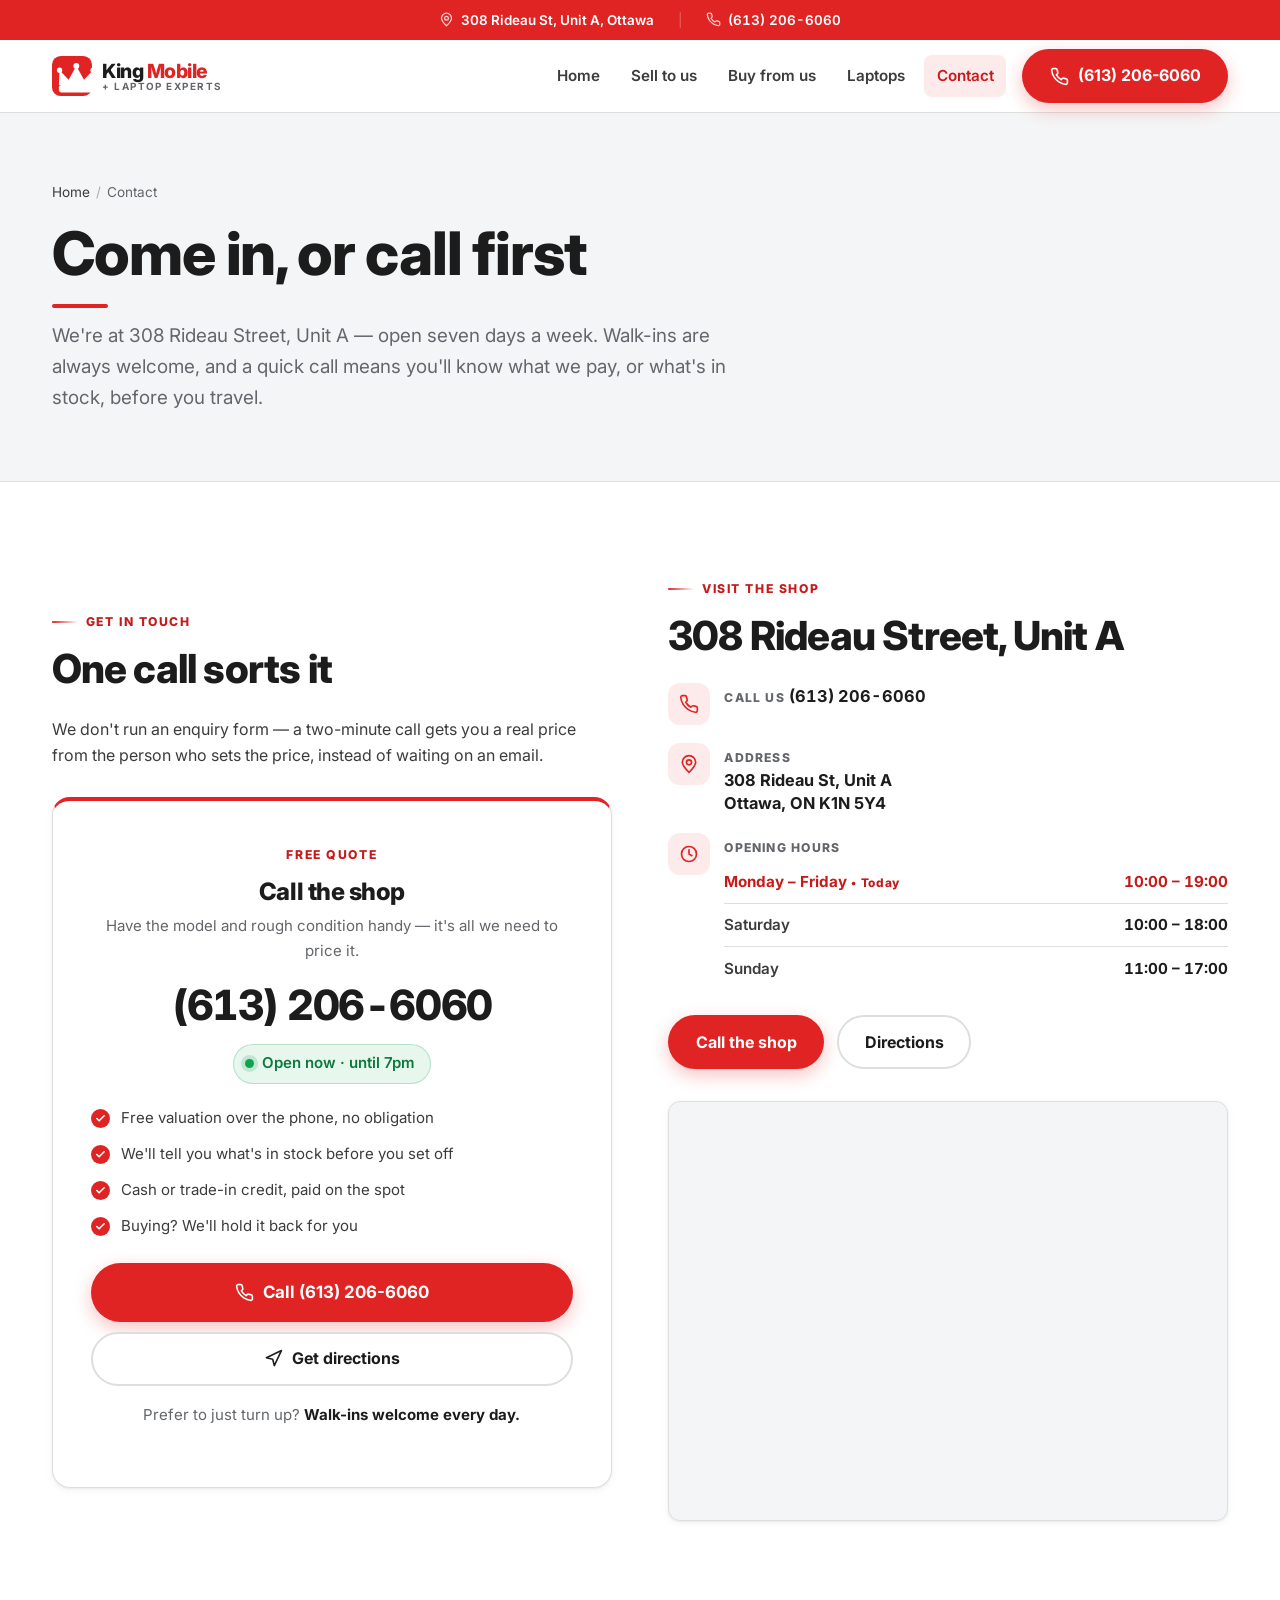
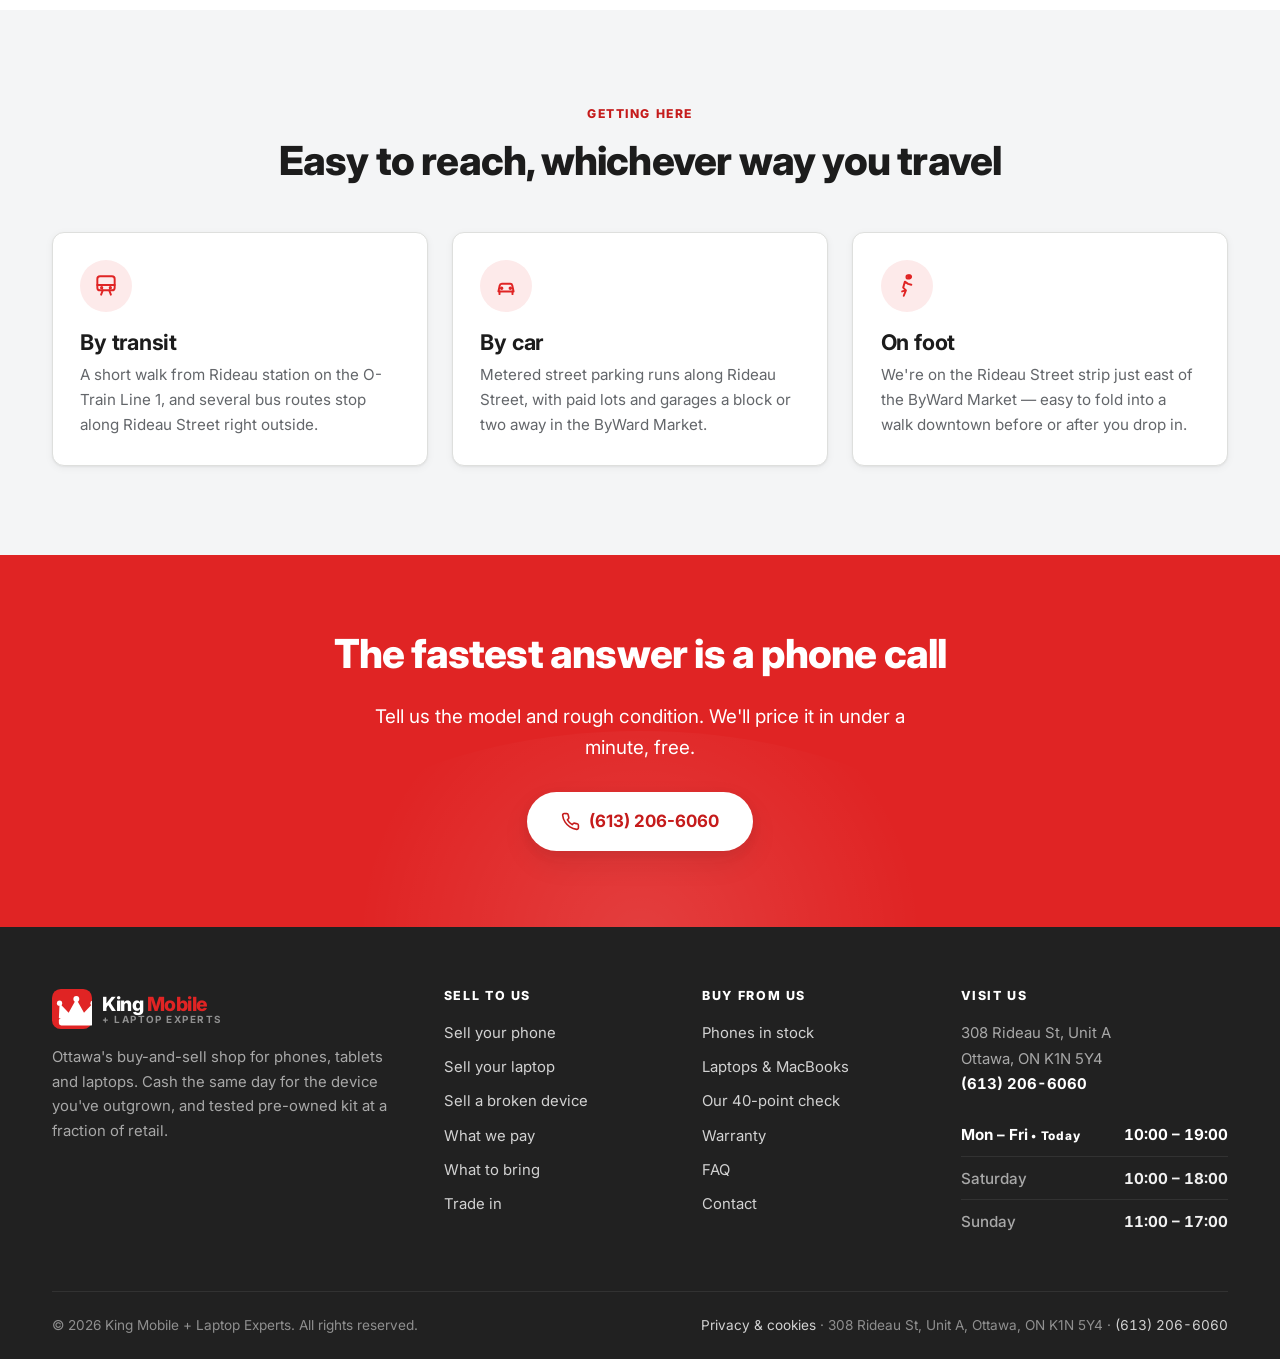
<file: contact.html>
<!DOCTYPE html>
<html lang="en-CA">
<head>
<!-- Google tag (gtag.js) — Google Ads AW-17829939467.
     The dataLayer bootstrap and config live in /assets/js/gtag.js so the
     Content-Security-Policy can stay at script-src 'self' (no inline
     scripts). Edit conversion labels there, not here. -->
<script async src="https://www.googletagmanager.com/gtag/js?id=AW-17829939467"></script>
<script src="/assets/js/gtag.js"></script>

<meta charset="utf-8">
<meta name="viewport" content="width=device-width, initial-scale=1, viewport-fit=cover">

<title>Contact &amp; Directions | King Mobile + Laptop Experts</title>
<meta name="description" content="Find King Mobile + Laptop Experts at 308 Rideau St, Unit A, Ottawa. Open 7 days, walk-ins welcome. Call (613) 206-6060 for a free device valuation.">
<link rel="canonical" href="https://kingmobileexperts.ca/contact">

<meta name="theme-color" content="#e02424">
<meta name="format-detection" content="telephone=yes">
<meta name="apple-mobile-web-app-title" content="King Mobile">
<meta name="robots" content="index, follow, max-image-preview:large">
<meta name="geo.region" content="CA-ON">
<meta name="geo.placename" content="Ottawa">
<meta name="geo.position" content="45.4287;-75.6857">
<meta name="ICBM" content="45.4287, -75.6857">

<meta property="og:type" content="website">
<meta property="og:site_name" content="King Mobile + Laptop Experts">
<meta property="og:locale" content="en_CA">
<meta property="og:title" content="Contact &amp; Directions | King Mobile + Laptop Experts">
<meta property="og:description" content="308 Rideau St, Unit A, Ottawa. Open 7 days. Call (613) 206-6060 for a free device valuation.">
<meta property="og:url" content="https://kingmobileexperts.ca/contact">
<meta property="og:image" content="https://kingmobileexperts.ca/assets/img/og-cover.jpg">
<meta property="og:image:width" content="1200">
<meta property="og:image:height" content="630">
<meta name="twitter:card" content="summary_large_image">
<meta name="twitter:title" content="Contact &amp; Directions | King Mobile + Laptop Experts">
<meta name="twitter:description" content="308 Rideau St, Unit A, Ottawa. Open 7 days. Call (613) 206-6060.">
<meta name="twitter:image" content="https://kingmobileexperts.ca/assets/img/og-cover.jpg">

<link rel="icon" href="/favicon.ico" sizes="48x48">
<link rel="icon" href="/favicon.svg" type="image/svg+xml">
<link rel="apple-touch-icon" href="/assets/img/apple-touch-icon.png">
<link rel="manifest" href="/site.webmanifest">

<link rel="preconnect" href="https://fonts.googleapis.com">
<link rel="preconnect" href="https://fonts.gstatic.com" crossorigin>
<link rel="stylesheet" href="https://fonts.googleapis.com/css2?family=Inter:wght@400;500;600;700;800&amp;display=swap">

<link rel="stylesheet" href="/assets/css/styles.css">
<script src="/assets/js/main.js" defer></script>

<script type="application/ld+json">
{
  "@context": "https://schema.org",
  "@type": "BreadcrumbList",
  "itemListElement": [
    { "@type": "ListItem", "position": 1, "name": "Home", "item": "https://kingmobileexperts.ca/" },
    { "@type": "ListItem", "position": 2, "name": "Contact", "item": "https://kingmobileexperts.ca/contact" }
  ]
}
</script>
<script type="application/ld+json">
{
  "@context": "https://schema.org",
  "@type": "ContactPage",
  "about": { "@id": "https://kingmobileexperts.ca/#business" },
  "url": "https://kingmobileexperts.ca/contact"
}
</script>
</head>

<body>
<a class="skip-link" href="#main">Skip to main content</a>

<!-- ============================ Top bar ============================ -->
<div class="topbar">
  <div class="wrap">
    <span class="topbar-item">
      <svg viewBox="0 0 24 24" fill="none" stroke="currentColor" stroke-width="2" stroke-linecap="round" stroke-linejoin="round" aria-hidden="true"><path d="M20 10c0 4.4-8 12-8 12s-8-7.6-8-12a8 8 0 0 1 16 0Z"/><circle cx="12" cy="10" r="3"/></svg>
      <a href="https://www.google.com/maps/search/?api=1&amp;query=308+Rideau+St+A,+Ottawa,+ON+K1N+5Y4" target="_blank" rel="noopener">308 Rideau St, Unit A, Ottawa</a>
    </span>
    <span class="topbar-sep" aria-hidden="true">|</span>
    <span class="topbar-item">
      <svg viewBox="0 0 24 24" fill="none" stroke="currentColor" stroke-width="2" stroke-linecap="round" stroke-linejoin="round" aria-hidden="true"><path d="M22 16.9v3a2 2 0 0 1-2.2 2 19.8 19.8 0 0 1-8.6-3.1 19.5 19.5 0 0 1-6-6A19.8 19.8 0 0 1 2.1 4.2 2 2 0 0 1 4.1 2h3a2 2 0 0 1 2 1.7c.1 1 .4 1.9.7 2.8a2 2 0 0 1-.5 2.1L8.1 9.9a16 16 0 0 0 6 6l1.3-1.2a2 2 0 0 1 2.1-.5c.9.3 1.8.6 2.8.7a2 2 0 0 1 1.7 2Z"/></svg>
      <a class="tel" href="tel:+16132066060">(613) 206-6060</a>
    </span>
  </div>
</div>

<!-- ============================ Header ============================ -->
<header class="header">
  <div class="wrap">
    <nav class="nav" aria-label="Main">
      <a class="brand" href="/">
        <svg class="brand-mark" viewBox="0 0 64 64" aria-hidden="true">
          <rect width="64" height="64" rx="14" fill="#e02424"/>
          <g fill="#ffffff" transform="translate(11 16)">
            <path d="M0 30.4 1.1 6.7 15.6 21.9 27.9 0 40.2 21.9 54.7 6.7 55.8 30.4Z"/>
            <rect x="0" y="30.4" width="55.8" height="11.8" rx="3.8"/>
            <circle cx="1.1" cy="6.7" r="4.2"/><circle cx="27.9" cy="0" r="4.7"/><circle cx="54.7" cy="6.7" r="4.2"/>
          </g>
        </svg>
        <span class="brand-text">
          <span class="brand-name">King <em>Mobile</em></span>
          <span class="brand-sub">+ Laptop Experts</span>
        </span>
      </a>

      <div class="nav-links">
        <a href="/">Home</a>
        <a href="/sell">Sell to us</a>
        <a href="/buy">Buy from us</a>
        <a href="/laptops">Laptops</a>
        <a href="/contact" aria-current="page">Contact</a>
      </div>

      <div class="nav-cta">
        <a class="btn btn--red" href="tel:+16132066060">
          <svg viewBox="0 0 24 24" fill="none" stroke="currentColor" stroke-width="2" stroke-linecap="round" stroke-linejoin="round" aria-hidden="true"><path d="M22 16.9v3a2 2 0 0 1-2.2 2 19.8 19.8 0 0 1-8.6-3.1 19.5 19.5 0 0 1-6-6A19.8 19.8 0 0 1 2.1 4.2 2 2 0 0 1 4.1 2h3a2 2 0 0 1 2 1.7c.1 1 .4 1.9.7 2.8a2 2 0 0 1-.5 2.1L8.1 9.9a16 16 0 0 0 6 6l1.3-1.2a2 2 0 0 1 2.1-.5c.9.3 1.8.6 2.8.7a2 2 0 0 1 1.7 2Z"/></svg>
          (613) 206-6060
        </a>
      </div>

      <button class="nav-toggle" type="button" aria-expanded="false" aria-controls="mobile-menu" aria-label="Open menu">
        <svg class="icon-open" viewBox="0 0 24 24" fill="none" stroke="currentColor" stroke-width="2" stroke-linecap="round" aria-hidden="true"><path d="M4 6h16M4 12h16M4 18h16"/></svg>
        <svg class="icon-close" viewBox="0 0 24 24" fill="none" stroke="currentColor" stroke-width="2" stroke-linecap="round" aria-hidden="true"><path d="M18 6 6 18M6 6l12 12"/></svg>
      </button>
    </nav>
  </div>

  <div class="mobile-menu" id="mobile-menu">
    <a class="m-link" href="/">Home</a>
    <a class="m-link" href="/sell">Sell to us</a>
    <a class="m-link" href="/buy">Buy from us</a>
    <a class="m-link" href="/laptops">Laptops</a>
    <a class="m-link" href="/contact" aria-current="page">Contact</a>
    <a class="btn btn--red btn--block" href="tel:+16132066060">
      <svg viewBox="0 0 24 24" fill="none" stroke="currentColor" stroke-width="2" stroke-linecap="round" stroke-linejoin="round" aria-hidden="true"><path d="M22 16.9v3a2 2 0 0 1-2.2 2 19.8 19.8 0 0 1-8.6-3.1 19.5 19.5 0 0 1-6-6A19.8 19.8 0 0 1 2.1 4.2 2 2 0 0 1 4.1 2h3a2 2 0 0 1 2 1.7c.1 1 .4 1.9.7 2.8a2 2 0 0 1-.5 2.1L8.1 9.9a16 16 0 0 0 6 6l1.3-1.2a2 2 0 0 1 2.1-.5c.9.3 1.8.6 2.8.7a2 2 0 0 1 1.7 2Z"/></svg>
      Call (613) 206-6060
    </a>
  </div>
</header>

<main id="main">

<section class="page-head">
  <div class="wrap">
    <ol class="crumbs">
      <li><a href="/">Home</a></li>
      <li>Contact</li>
    </ol>
    <h1>Come in, or call first</h1>
    <p>We're at 308 Rideau Street, Unit A &mdash; open seven days a week. Walk-ins are
       always welcome, and a quick call means you'll know what we pay, or what's in stock, before you travel.</p>
  </div>
</section>

<section class="section">
  <div class="wrap split">
    <div>
      <span class="eyebrow">Get in touch</span>
      <h2>One call sorts it</h2>
      <p>We don't run an enquiry form &mdash; a two-minute call gets you a real price from
         the person who sets the price, instead of waiting on an email.</p>

      <div class="call-card" style="box-shadow:var(--sh-1);margin-top:1.8rem">
        <span class="eyebrow">Free quote</span>
        <h2>Call the shop</h2>
        <p>Have the model and rough condition handy &mdash; it's all we need to price it.</p>

        <a class="call-number" href="tel:+16132066060">(613) 206-6060</a>

        <p class="badge-open" data-open-status>
          <span class="dot" aria-hidden="true"></span>
          <span class="status-text">Open 7 days a week</span>
        </p>

        <ul class="call-points">
          <li>Free valuation over the phone, no obligation</li>
          <li>We'll tell you what's in stock before you set off</li>
          <li>Cash or trade-in credit, paid on the spot</li>
          <li>Buying? We'll hold it back for you</li>
        </ul>

        <a class="btn btn--red btn--block btn--lg" href="tel:+16132066060">
          <svg viewBox="0 0 24 24" fill="none" stroke="currentColor" stroke-width="2" stroke-linecap="round" stroke-linejoin="round" aria-hidden="true"><path d="M22 16.9v3a2 2 0 0 1-2.2 2 19.8 19.8 0 0 1-8.6-3.1 19.5 19.5 0 0 1-6-6A19.8 19.8 0 0 1 2.1 4.2 2 2 0 0 1 4.1 2h3a2 2 0 0 1 2 1.7c.1 1 .4 1.9.7 2.8a2 2 0 0 1-.5 2.1L8.1 9.9a16 16 0 0 0 6 6l1.3-1.2a2 2 0 0 1 2.1-.5c.9.3 1.8.6 2.8.7a2 2 0 0 1 1.7 2Z"/></svg>
          Call (613) 206-6060
        </a>
        <a class="btn btn--outline btn--block" href="https://www.google.com/maps/dir/?api=1&amp;destination=308+Rideau+St+A,+Ottawa,+ON+K1N+5Y4" target="_blank" rel="noopener">
          <svg viewBox="0 0 24 24" fill="none" stroke="currentColor" stroke-width="2" stroke-linecap="round" stroke-linejoin="round" aria-hidden="true"><path d="m3 11 19-9-9 19-2-8-8-2Z"/></svg>
          Get directions
        </a>

        <p class="call-note">Prefer to just turn up? <strong>Walk-ins welcome every day.</strong></p>
      </div>
    </div>

    <div>
      <span class="eyebrow">Visit the shop</span>
      <h2>308 Rideau Street, Unit A</h2>

      <ul class="info-list">
        <li>
          <span class="ico"><svg viewBox="0 0 24 24" fill="none" stroke="currentColor" stroke-width="2" stroke-linecap="round" stroke-linejoin="round" aria-hidden="true"><path d="M22 16.9v3a2 2 0 0 1-2.2 2 19.8 19.8 0 0 1-8.6-3.1 19.5 19.5 0 0 1-6-6A19.8 19.8 0 0 1 2.1 4.2 2 2 0 0 1 4.1 2h3a2 2 0 0 1 2 1.7c.1 1 .4 1.9.7 2.8a2 2 0 0 1-.5 2.1L8.1 9.9a16 16 0 0 0 6 6l1.3-1.2a2 2 0 0 1 2.1-.5c.9.3 1.8.6 2.8.7a2 2 0 0 1 1.7 2Z"/></svg></span>
          <div>
            <span class="k">Call us</span>
            <span class="v"><a class="tel" href="tel:+16132066060">(613) 206-6060</a></span>
          </div>
        </li>
        <li>
          <span class="ico"><svg viewBox="0 0 24 24" fill="none" stroke="currentColor" stroke-width="2" stroke-linecap="round" stroke-linejoin="round" aria-hidden="true"><path d="M20 10c0 4.4-8 12-8 12s-8-7.6-8-12a8 8 0 0 1 16 0Z"/><circle cx="12" cy="10" r="3"/></svg></span>
          <div>
            <span class="k">Address</span>
            <span class="v"><address>308 Rideau St, Unit A<br>Ottawa, ON K1N 5Y4</address></span>
          </div>
        </li>
        <li>
          <span class="ico"><svg viewBox="0 0 24 24" fill="none" stroke="currentColor" stroke-width="2" stroke-linecap="round" stroke-linejoin="round" aria-hidden="true"><circle cx="12" cy="12" r="9"/><path d="M12 7v5l3.5 2"/></svg></span>
          <div style="flex:1">
            <span class="k">Opening hours</span>
            <table class="hours">
              <tbody>
                <tr data-day="1,2,3,4,5"><th scope="row">Monday &ndash; Friday</th><td>10:00 &ndash; 19:00</td></tr>
                <tr data-day="6"><th scope="row">Saturday</th><td>10:00 &ndash; 18:00</td></tr>
                <tr data-day="0"><th scope="row">Sunday</th><td>11:00 &ndash; 17:00</td></tr>
              </tbody>
            </table>
          </div>
        </li>
      </ul>

      <div class="btn-row" style="margin-bottom:2rem">
        <a class="btn btn--red" href="tel:+16132066060">Call the shop</a>
        <a class="btn btn--outline" href="https://www.google.com/maps/dir/?api=1&amp;destination=308+Rideau+St+A,+Ottawa,+ON+K1N+5Y4" target="_blank" rel="noopener">Directions</a>
      </div>

      <div class="map-frame">
        <iframe
          title="Map showing King Mobile + Laptop Experts at 308 Rideau Street, Unit A, Ottawa"
          src="https://www.google.com/maps?q=308+Rideau+St+A,+Ottawa,+ON+K1N+5Y4&amp;output=embed"
          loading="lazy"
          referrerpolicy="no-referrer-when-downgrade"
          allowfullscreen></iframe>
      </div>
    </div>
  </div>
</section>

<section class="section section--tint">
  <div class="wrap">
    <div class="sec-head sec-head--center">
      <span class="eyebrow">Getting here</span>
      <h2>Easy to reach, whichever way you travel</h2>
    </div>

    <div class="grid grid--3">
      <article class="card reveal">
        <span class="card-icon"><svg viewBox="0 0 24 24" fill="none" stroke="currentColor" stroke-width="1.8" stroke-linecap="round" stroke-linejoin="round" aria-hidden="true"><rect x="4" y="3" width="16" height="13" rx="2.5"/><path d="M4 11h16M7.5 20l1.5-4M16.5 20 15 16"/><circle cx="8" cy="13.5" r=".6" fill="currentColor"/><circle cx="16" cy="13.5" r=".6" fill="currentColor"/></svg></span>
        <h3>By transit</h3>
        <p>A short walk from Rideau station on the O-Train Line&nbsp;1, and several bus
           routes stop along Rideau Street right outside.</p>
      </article>

      <article class="card reveal">
        <span class="card-icon"><svg viewBox="0 0 24 24" fill="none" stroke="currentColor" stroke-width="1.8" stroke-linecap="round" stroke-linejoin="round" aria-hidden="true"><path d="M5 17h14l-1.2-5.4a2 2 0 0 0-2-1.6H8.2a2 2 0 0 0-2 1.6Z"/><path d="M6 17v2.5M18 17v2.5"/><circle cx="8" cy="14" r=".7" fill="currentColor"/><circle cx="16" cy="14" r=".7" fill="currentColor"/></svg></span>
        <h3>By car</h3>
        <p>Metered street parking runs along Rideau Street, with paid lots and garages a
           block or two away in the ByWard Market.</p>
      </article>

      <article class="card reveal">
        <span class="card-icon"><svg viewBox="0 0 24 24" fill="none" stroke="currentColor" stroke-width="1.8" stroke-linecap="round" stroke-linejoin="round" aria-hidden="true"><path d="M13 3.5a1.4 1.4 0 1 0 0-.1Z"/><circle cx="13" cy="3.6" r="1.5"/><path d="m9 21 2-5-2.5-2.5L10 8l3 2 3 .8M11 16l-3.5 1"/></svg></span>
        <h3>On foot</h3>
        <p>We're on the Rideau Street strip just east of the ByWard Market &mdash; easy to
           fold into a walk downtown before or after you drop in.</p>
      </article>
    </div>
  </div>
</section>

<section class="cta-band">
  <div class="wrap">
    <h2>The fastest answer is a phone call</h2>
    <p>Tell us the model and rough condition. We'll price it in under a minute, free.</p>
    <div class="btn-row">
      <a class="btn btn--red btn--lg" href="tel:+16132066060">
        <svg viewBox="0 0 24 24" fill="none" stroke="currentColor" stroke-width="2" stroke-linecap="round" stroke-linejoin="round" aria-hidden="true"><path d="M22 16.9v3a2 2 0 0 1-2.2 2 19.8 19.8 0 0 1-8.6-3.1 19.5 19.5 0 0 1-6-6A19.8 19.8 0 0 1 2.1 4.2 2 2 0 0 1 4.1 2h3a2 2 0 0 1 2 1.7c.1 1 .4 1.9.7 2.8a2 2 0 0 1-.5 2.1L8.1 9.9a16 16 0 0 0 6 6l1.3-1.2a2 2 0 0 1 2.1-.5c.9.3 1.8.6 2.8.7a2 2 0 0 1 1.7 2Z"/></svg>
        (613) 206-6060
      </a>
    </div>
  </div>
</section>

</main>

<!-- ============================ Footer ============================ -->
<footer class="footer">
  <div class="wrap">
    <div class="footer-grid">
      <div>
        <a class="brand" href="/" style="margin-bottom:1rem">
          <svg class="brand-mark" viewBox="0 0 64 64" aria-hidden="true">
            <rect width="64" height="64" rx="14" fill="#e02424"/>
            <g fill="#ffffff" transform="translate(11 16)">
              <path d="M0 30.4 1.1 6.7 15.6 21.9 27.9 0 40.2 21.9 54.7 6.7 55.8 30.4Z"/>
              <rect x="0" y="30.4" width="55.8" height="11.8" rx="3.8"/>
              <circle cx="1.1" cy="6.7" r="4.2"/><circle cx="27.9" cy="0" r="4.7"/><circle cx="54.7" cy="6.7" r="4.2"/>
            </g>
          </svg>
          <span class="brand-text">
            <span class="brand-name">King <em>Mobile</em></span>
            <span class="brand-sub">+ Laptop Experts</span>
          </span>
        </a>
        <p>Ottawa's buy-and-sell shop for phones, tablets and laptops. Cash the
           same day for the device you've outgrown, and tested pre-owned kit at
           a fraction of retail.</p>
      </div>

      <div>
        <h3>Sell to us</h3>
        <ul>
          <li><a href="/sell">Sell your phone</a></li>
          <li><a href="/laptops#sell">Sell your laptop</a></li>
          <li><a href="/sell#broken">Sell a broken device</a></li>
          <li><a href="/sell#payout">What we pay</a></li>
          <li><a href="/sell#bring">What to bring</a></li>
          <li><a href="/sell#trade">Trade in</a></li>
        </ul>
      </div>

      <div>
        <h3>Buy from us</h3>
        <ul>
          <li><a href="/buy">Phones in stock</a></li>
          <li><a href="/laptops#buy">Laptops &amp; MacBooks</a></li>
          <li><a href="/buy#checked">Our 40-point check</a></li>
          <li><a href="/buy#warranty">Warranty</a></li>
          <li><a href="/#faq">FAQ</a></li>
          <li><a href="/contact">Contact</a></li>
        </ul>
      </div>

      <div>
        <h3>Visit us</h3>
        <address>
          308 Rideau St, Unit A<br>
          Ottawa, ON K1N 5Y4<br>
          <a class="tel" href="tel:+16132066060"><strong>(613) 206-6060</strong></a>
        </address>
        <table class="hours" style="margin-top:1rem;max-width:18rem">
          <tbody>
            <tr data-day="1,2,3,4,5"><th scope="row">Mon &ndash; Fri</th><td>10:00 &ndash; 19:00</td></tr>
            <tr data-day="6"><th scope="row">Saturday</th><td>10:00 &ndash; 18:00</td></tr>
            <tr data-day="0"><th scope="row">Sunday</th><td>11:00 &ndash; 17:00</td></tr>
          </tbody>
        </table>
      </div>
    </div>

    <div class="footer-bottom">
      <span>&copy; <span data-year>2026</span> King Mobile + Laptop Experts. All rights reserved.</span>
      <span><a href="/privacy">Privacy &amp; cookies</a> &middot; 308 Rideau St, Unit A, Ottawa, ON K1N 5Y4 &middot; <a class="tel" href="tel:+16132066060">(613) 206-6060</a></span>
    </div>
  </div>
</footer>

<!-- Sticky call bar: the single highest-converting element on a mobile
     local-services site. Hidden at desktop widths. -->
<div class="callbar" aria-label="Quick contact">
  <a class="primary" href="tel:+16132066060">
    <svg viewBox="0 0 24 24" fill="none" stroke="currentColor" stroke-width="2" stroke-linecap="round" stroke-linejoin="round" aria-hidden="true"><path d="M22 16.9v3a2 2 0 0 1-2.2 2 19.8 19.8 0 0 1-8.6-3.1 19.5 19.5 0 0 1-6-6A19.8 19.8 0 0 1 2.1 4.2 2 2 0 0 1 4.1 2h3a2 2 0 0 1 2 1.7c.1 1 .4 1.9.7 2.8a2 2 0 0 1-.5 2.1L8.1 9.9a16 16 0 0 0 6 6l1.3-1.2a2 2 0 0 1 2.1-.5c.9.3 1.8.6 2.8.7a2 2 0 0 1 1.7 2Z"/></svg>
    Call now
  </a>
  <a href="https://www.google.com/maps/dir/?api=1&amp;destination=308+Rideau+St+A,+Ottawa,+ON+K1N+5Y4" target="_blank" rel="noopener">
    <svg viewBox="0 0 24 24" fill="none" stroke="currentColor" stroke-width="2" stroke-linecap="round" stroke-linejoin="round" aria-hidden="true"><path d="m3 11 19-9-9 19-2-8-8-2Z"/></svg>
    Directions
  </a>
</div>

</body>
</html>
</file>
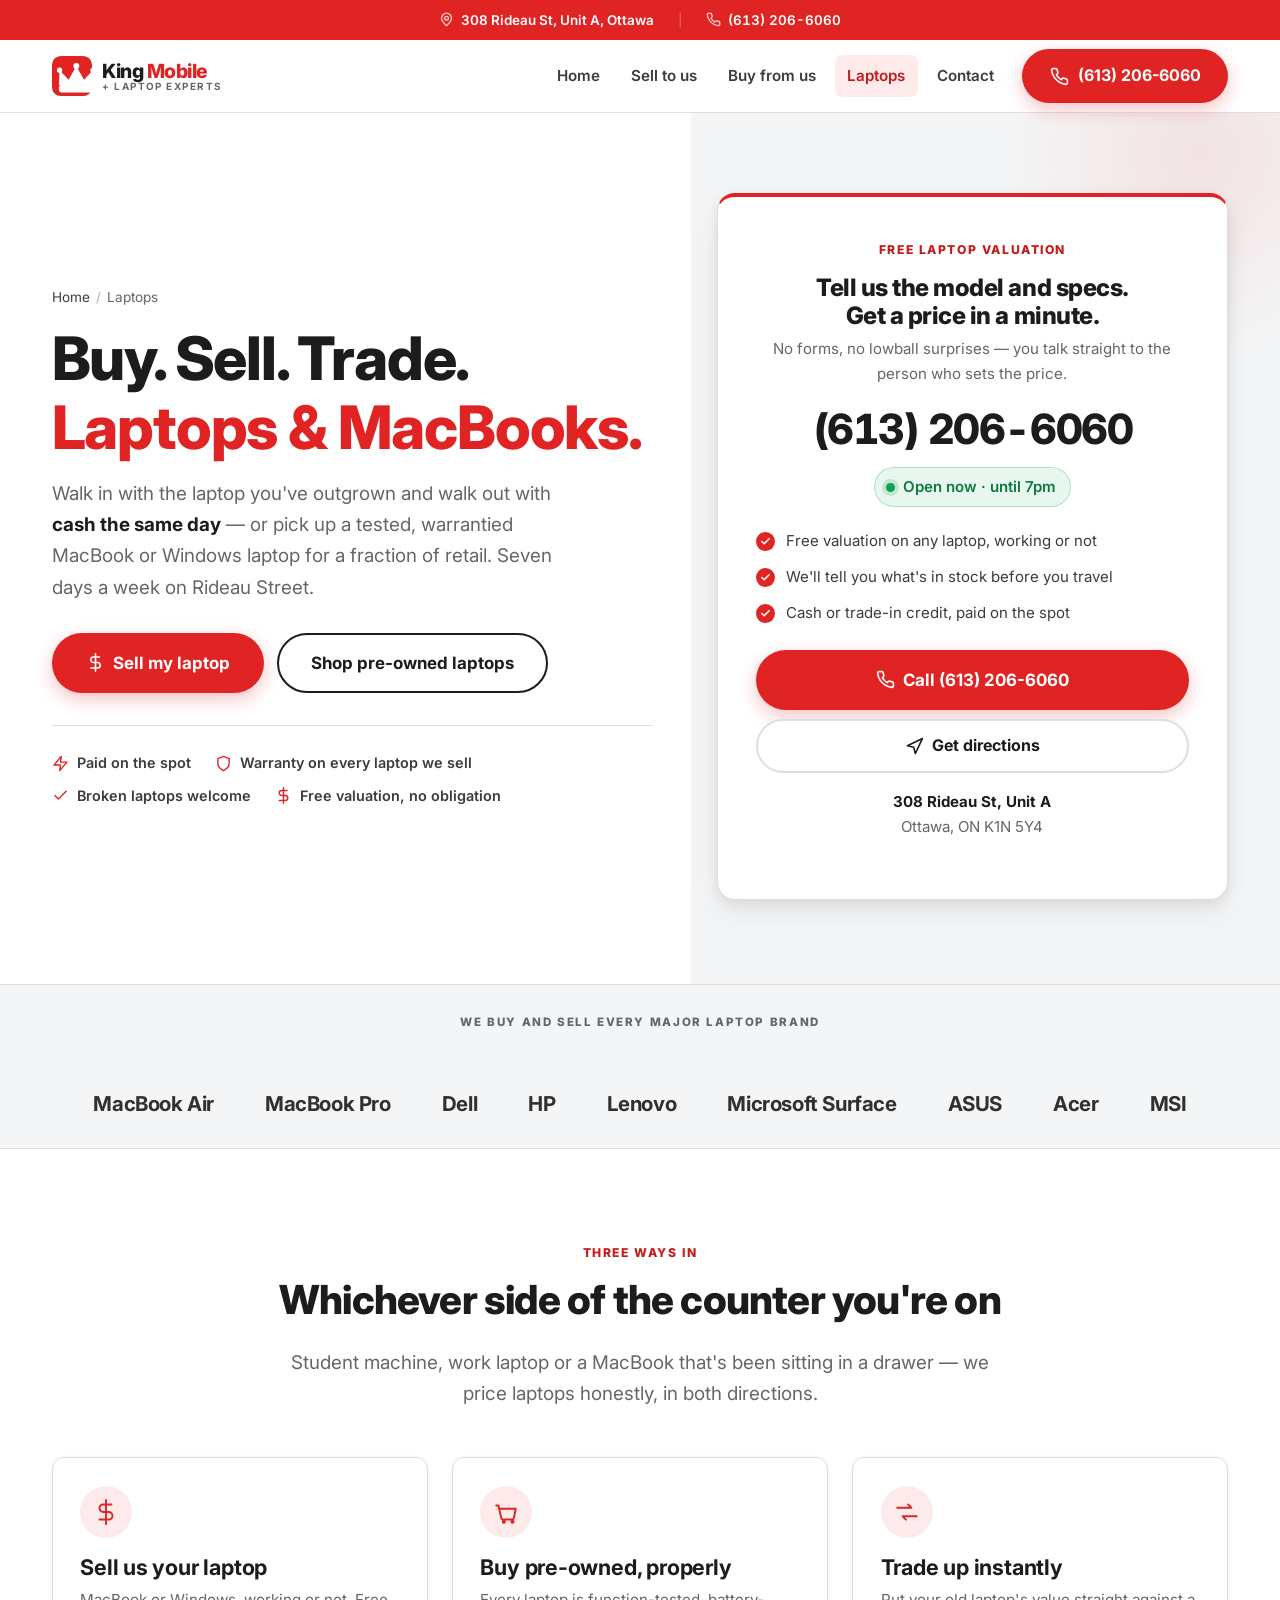
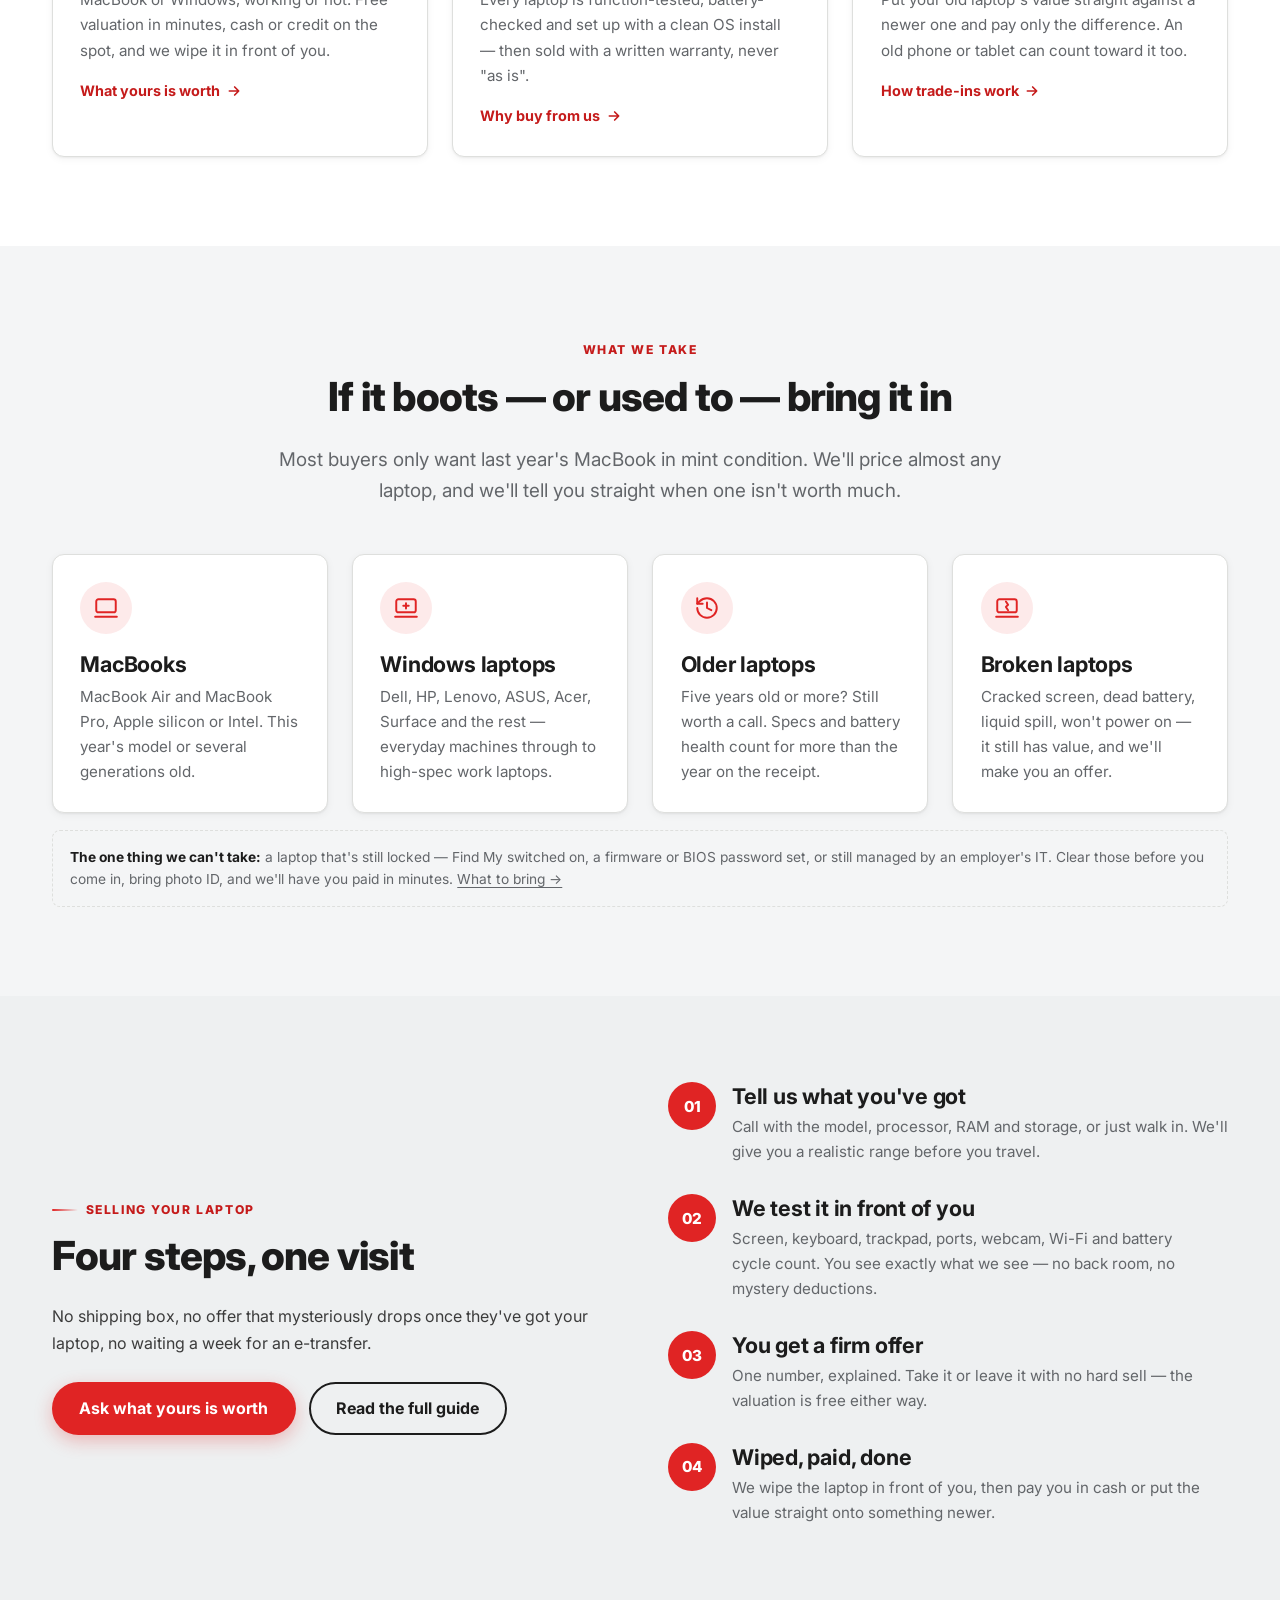
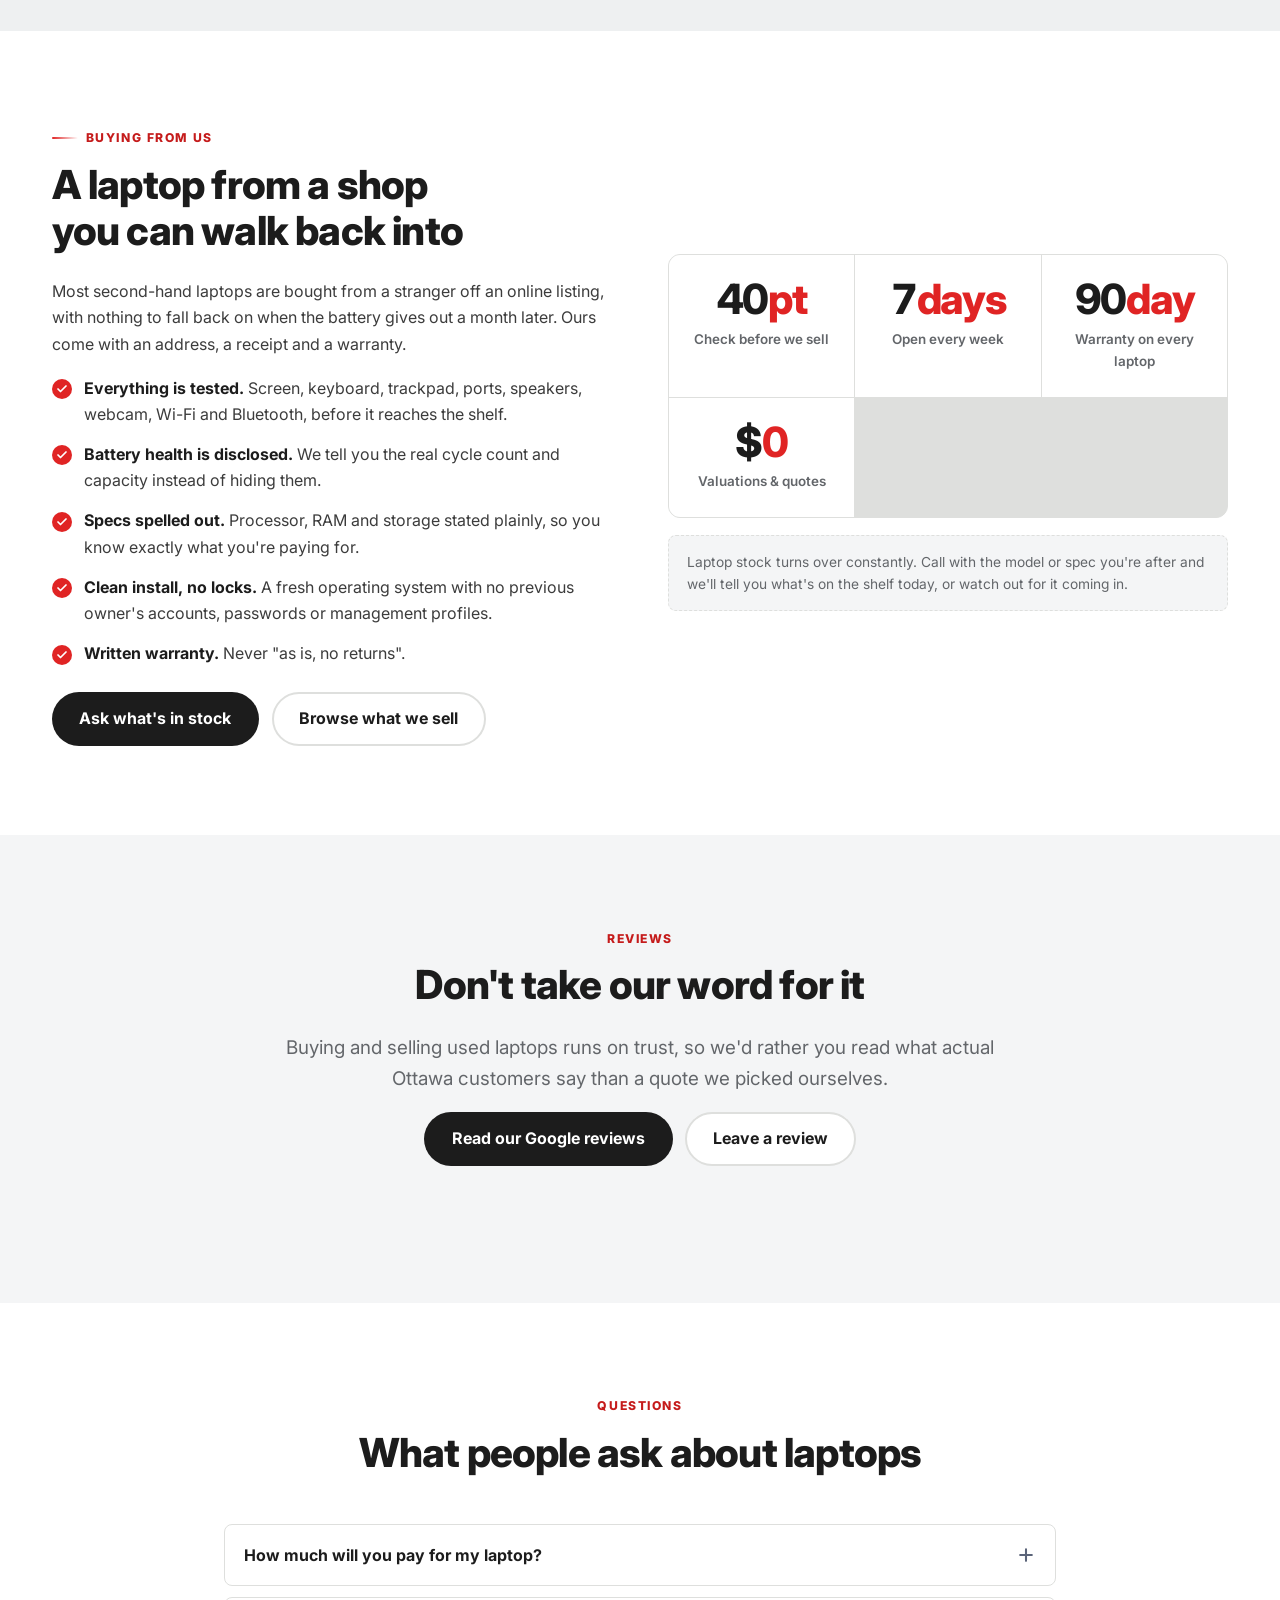
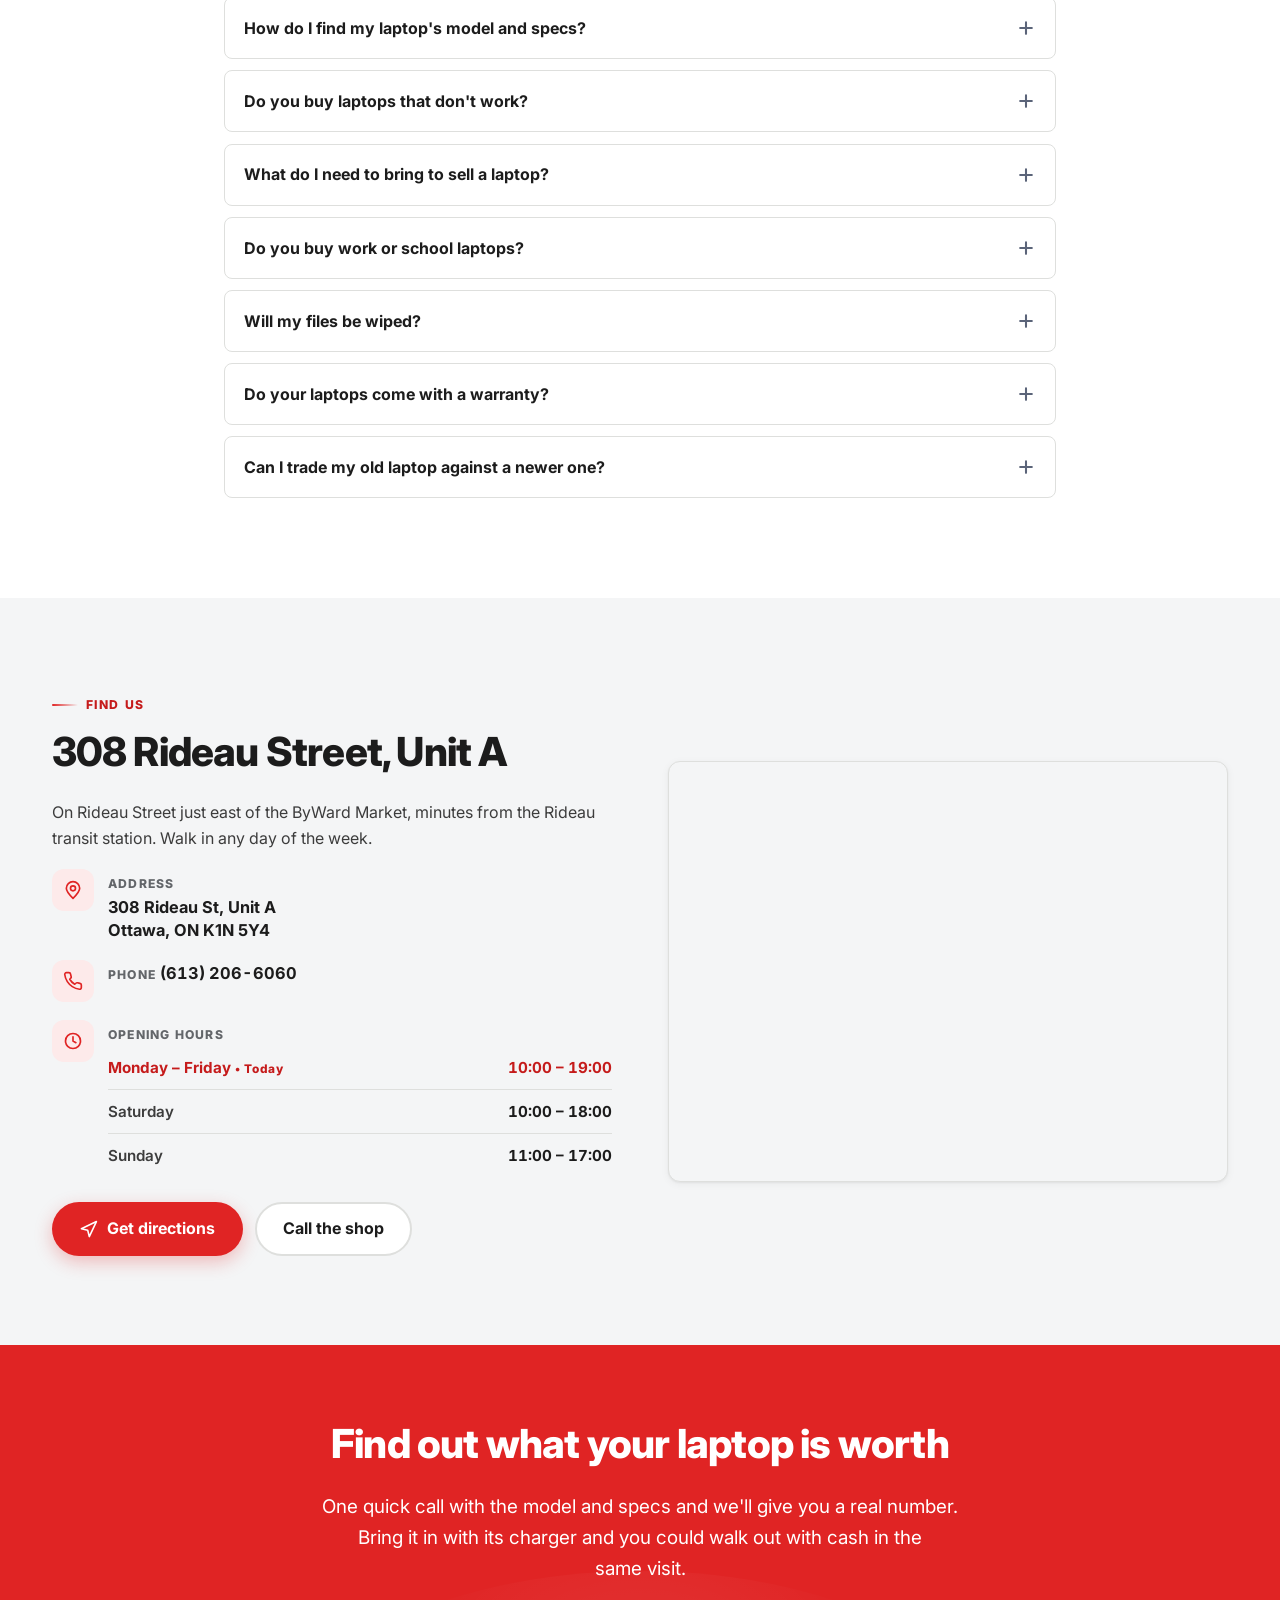
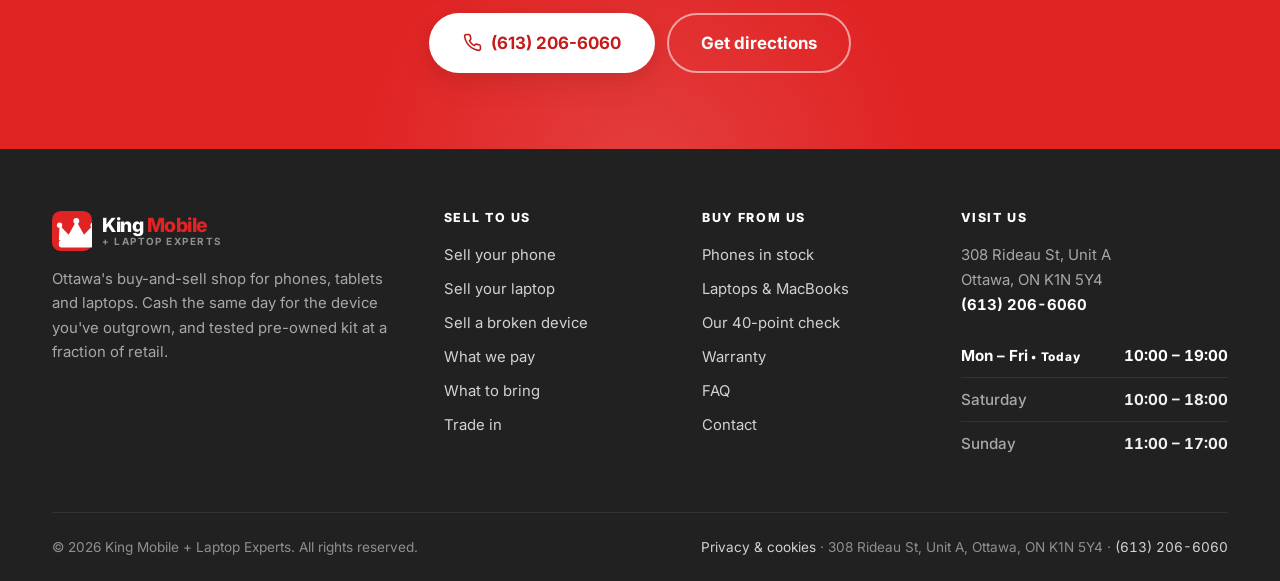
<file: laptops.html>
<!DOCTYPE html>
<html lang="en-CA">
<head>
<!-- Google tag (gtag.js) — Google Ads AW-17829939467.
     The dataLayer bootstrap and config live in /assets/js/gtag.js so the
     Content-Security-Policy can stay at script-src 'self' (no inline
     scripts). Edit conversion labels there, not here. -->
<script async src="https://www.googletagmanager.com/gtag/js?id=AW-17829939467"></script>
<script src="/assets/js/gtag.js"></script>
<meta charset="utf-8">
<meta name="viewport" content="width=device-width, initial-scale=1, viewport-fit=cover">

<title>Buy &amp; Sell Laptops in Ottawa | King Mobile + Laptop Experts</title>
<meta name="description" content="Sell your laptop or MacBook for cash in Ottawa, working or not. Buy tested pre-owned laptops with a 90-day warranty, or trade up. Call (613) 206-6060.">
<link rel="canonical" href="https://kingmobileexperts.ca/laptops">

<meta name="theme-color" content="#e02424">
<meta name="format-detection" content="telephone=yes">
<meta name="apple-mobile-web-app-title" content="King Mobile">
<meta name="robots" content="index, follow, max-image-preview:large">
<meta name="geo.region" content="CA-ON">
<meta name="geo.placename" content="Ottawa">

<meta property="og:type" content="website">
<meta property="og:site_name" content="King Mobile + Laptop Experts">
<meta property="og:locale" content="en_CA">
<meta property="og:title" content="Buy &amp; Sell Laptops in Ottawa | King Mobile + Laptop Experts">
<meta property="og:description" content="Cash for your old laptop or MacBook, working or not. Tested pre-owned laptops with a warranty. Trade up and pay the difference.">
<meta property="og:url" content="https://kingmobileexperts.ca/laptops">
<meta property="og:image" content="https://kingmobileexperts.ca/assets/img/og-cover.jpg">
<meta property="og:image:width" content="1200">
<meta property="og:image:height" content="630">
<meta name="twitter:card" content="summary_large_image">
<meta name="twitter:title" content="Buy &amp; Sell Laptops in Ottawa | King Mobile + Laptop Experts">
<meta name="twitter:description" content="Cash for your old laptop, working or not. Tested pre-owned laptops and MacBooks with a warranty.">
<meta name="twitter:image" content="https://kingmobileexperts.ca/assets/img/og-cover.jpg">

<link rel="icon" href="/favicon.ico" sizes="48x48">
<link rel="icon" href="/favicon.svg" type="image/svg+xml">
<link rel="apple-touch-icon" href="/assets/img/apple-touch-icon.png">
<link rel="manifest" href="/site.webmanifest">

<link rel="preconnect" href="https://fonts.googleapis.com">
<link rel="preconnect" href="https://fonts.gstatic.com" crossorigin>
<link rel="stylesheet" href="https://fonts.googleapis.com/css2?family=Inter:wght@400;500;600;700;800&amp;display=swap">

<link rel="stylesheet" href="/assets/css/styles.css">
<script src="/assets/js/main.js" defer></script>

<script type="application/ld+json">
{
  "@context": "https://schema.org",
  "@type": "BreadcrumbList",
  "itemListElement": [
    { "@type": "ListItem", "position": 1, "name": "Home", "item": "https://kingmobileexperts.ca/" },
    { "@type": "ListItem", "position": 2, "name": "Laptops", "item": "https://kingmobileexperts.ca/laptops" }
  ]
}
</script>
</head>

<body>
<a class="skip-link" href="#main">Skip to main content</a>

<!-- ============================ Top bar ============================ -->
<div class="topbar">
  <div class="wrap">
    <span class="topbar-item">
      <svg viewBox="0 0 24 24" fill="none" stroke="currentColor" stroke-width="2" stroke-linecap="round" stroke-linejoin="round" aria-hidden="true"><path d="M20 10c0 4.4-8 12-8 12s-8-7.6-8-12a8 8 0 0 1 16 0Z"/><circle cx="12" cy="10" r="3"/></svg>
      <a href="https://www.google.com/maps/search/?api=1&amp;query=308+Rideau+St+A,+Ottawa,+ON+K1N+5Y4" target="_blank" rel="noopener">308 Rideau St, Unit A, Ottawa</a>
    </span>
    <span class="topbar-sep" aria-hidden="true">|</span>
    <span class="topbar-item">
      <svg viewBox="0 0 24 24" fill="none" stroke="currentColor" stroke-width="2" stroke-linecap="round" stroke-linejoin="round" aria-hidden="true"><path d="M22 16.9v3a2 2 0 0 1-2.2 2 19.8 19.8 0 0 1-8.6-3.1 19.5 19.5 0 0 1-6-6A19.8 19.8 0 0 1 2.1 4.2 2 2 0 0 1 4.1 2h3a2 2 0 0 1 2 1.7c.1 1 .4 1.9.7 2.8a2 2 0 0 1-.5 2.1L8.1 9.9a16 16 0 0 0 6 6l1.3-1.2a2 2 0 0 1 2.1-.5c.9.3 1.8.6 2.8.7a2 2 0 0 1 1.7 2Z"/></svg>
      <a class="tel" href="tel:+16132066060">(613) 206-6060</a>
    </span>
  </div>
</div>

<!-- ============================ Header ============================ -->
<header class="header">
  <div class="wrap">
    <nav class="nav" aria-label="Main">
      <a class="brand" href="/">
        <svg class="brand-mark" viewBox="0 0 64 64" aria-hidden="true">
          <rect width="64" height="64" rx="14" fill="#e02424"/>
          <g fill="#ffffff" transform="translate(11 16)">
            <path d="M0 30.4 1.1 6.7 15.6 21.9 27.9 0 40.2 21.9 54.7 6.7 55.8 30.4Z"/>
            <rect x="0" y="30.4" width="55.8" height="11.8" rx="3.8"/>
            <circle cx="1.1" cy="6.7" r="4.2"/><circle cx="27.9" cy="0" r="4.7"/><circle cx="54.7" cy="6.7" r="4.2"/>
          </g>
        </svg>
        <span class="brand-text">
          <span class="brand-name">King <em>Mobile</em></span>
          <span class="brand-sub">+ Laptop Experts</span>
        </span>
      </a>

      <div class="nav-links">
        <a href="/">Home</a>
        <a href="/sell">Sell to us</a>
        <a href="/buy">Buy from us</a>
        <a href="/laptops" aria-current="page">Laptops</a>
        <a href="/contact">Contact</a>
      </div>

      <div class="nav-cta">
        <a class="btn btn--red" href="tel:+16132066060">
          <svg viewBox="0 0 24 24" fill="none" stroke="currentColor" stroke-width="2" stroke-linecap="round" stroke-linejoin="round" aria-hidden="true"><path d="M22 16.9v3a2 2 0 0 1-2.2 2 19.8 19.8 0 0 1-8.6-3.1 19.5 19.5 0 0 1-6-6A19.8 19.8 0 0 1 2.1 4.2 2 2 0 0 1 4.1 2h3a2 2 0 0 1 2 1.7c.1 1 .4 1.9.7 2.8a2 2 0 0 1-.5 2.1L8.1 9.9a16 16 0 0 0 6 6l1.3-1.2a2 2 0 0 1 2.1-.5c.9.3 1.8.6 2.8.7a2 2 0 0 1 1.7 2Z"/></svg>
          (613) 206-6060
        </a>
      </div>

      <button class="nav-toggle" type="button" aria-expanded="false" aria-controls="mobile-menu" aria-label="Open menu">
        <svg class="icon-open" viewBox="0 0 24 24" fill="none" stroke="currentColor" stroke-width="2" stroke-linecap="round" aria-hidden="true"><path d="M4 6h16M4 12h16M4 18h16"/></svg>
        <svg class="icon-close" viewBox="0 0 24 24" fill="none" stroke="currentColor" stroke-width="2" stroke-linecap="round" aria-hidden="true"><path d="M18 6 6 18M6 6l12 12"/></svg>
      </button>
    </nav>
  </div>

  <div class="mobile-menu" id="mobile-menu">
    <a class="m-link" href="/">Home</a>
    <a class="m-link" href="/sell">Sell to us</a>
    <a class="m-link" href="/buy">Buy from us</a>
    <a class="m-link" href="/laptops" aria-current="page">Laptops</a>
    <a class="m-link" href="/contact">Contact</a>
    <a class="btn btn--red btn--block" href="tel:+16132066060">
      <svg viewBox="0 0 24 24" fill="none" stroke="currentColor" stroke-width="2" stroke-linecap="round" stroke-linejoin="round" aria-hidden="true"><path d="M22 16.9v3a2 2 0 0 1-2.2 2 19.8 19.8 0 0 1-8.6-3.1 19.5 19.5 0 0 1-6-6A19.8 19.8 0 0 1 2.1 4.2 2 2 0 0 1 4.1 2h3a2 2 0 0 1 2 1.7c.1 1 .4 1.9.7 2.8a2 2 0 0 1-.5 2.1L8.1 9.9a16 16 0 0 0 6 6l1.3-1.2a2 2 0 0 1 2.1-.5c.9.3 1.8.6 2.8.7a2 2 0 0 1 1.7 2Z"/></svg>
      Call (613) 206-6060
    </a>
  </div>
</header>

<main id="main">

<!-- ============================ Hero ============================ -->
<!-- Same hero as the home page, so the laptop page reads as part of the same
     storefront rather than a thinner interior page. -->
<section class="hero">
  <div class="wrap hero-grid">
    <div>
      <ol class="crumbs">
        <li><a href="/">Home</a></li>
        <li>Laptops</li>
      </ol>

      <h1>Buy. Sell. Trade.<br><span class="accent">Laptops &amp; MacBooks.</span></h1>

      <p class="hero-lead">
        Walk in with the laptop you've outgrown and walk out with <strong>cash the same
        day</strong> &mdash; or pick up a tested, warrantied MacBook or Windows laptop for a
        fraction of retail. Seven days a week on Rideau Street.
      </p>

      <div class="btn-row">
        <a class="btn btn--red btn--lg" href="#sell">
          <svg viewBox="0 0 24 24" fill="none" stroke="currentColor" stroke-width="2" stroke-linecap="round" stroke-linejoin="round" aria-hidden="true"><path d="M12 1v22M17 5H9.5a3.5 3.5 0 0 0 0 7h5a3.5 3.5 0 0 1 0 7H6"/></svg>
          Sell my laptop
        </a>
        <a class="btn btn--ghost btn--lg" href="#buy">Shop pre-owned laptops</a>
      </div>

      <ul class="hero-trust">
        <li><svg viewBox="0 0 24 24" fill="none" stroke="currentColor" stroke-width="2" stroke-linecap="round" stroke-linejoin="round" aria-hidden="true"><path d="M13 2 3 14h9l-1 8 10-12h-9l1-8Z"/></svg>Paid on the spot</li>
        <li><svg viewBox="0 0 24 24" fill="none" stroke="currentColor" stroke-width="2" stroke-linecap="round" stroke-linejoin="round" aria-hidden="true"><path d="M12 22s8-4 8-10V5l-8-3-8 3v7c0 6 8 10 8 10Z"/></svg>Warranty on every laptop we sell</li>
        <li><svg viewBox="0 0 24 24" fill="none" stroke="currentColor" stroke-width="2" stroke-linecap="round" stroke-linejoin="round" aria-hidden="true"><path d="M20 6 9 17l-5-5"/></svg>Broken laptops welcome</li>
        <li><svg viewBox="0 0 24 24" fill="none" stroke="currentColor" stroke-width="2" stroke-linecap="round" stroke-linejoin="round" aria-hidden="true"><path d="M12 1v22M17 5H9.5a3.5 3.5 0 0 0 0 7h5a3.5 3.5 0 0 1 0 7H6"/></svg>Free valuation, no obligation</li>
      </ul>
    </div>

    <!-- Calling is the only conversion path on this site, so the number is
         the card's headline rather than a form field. -->
    <div class="call-card">
      <span class="eyebrow">Free laptop valuation</span>
      <h2>Tell us the model and specs. Get a price in a minute.</h2>
      <p>No forms, no lowball surprises &mdash; you talk straight to the person who
         sets the price.</p>

      <a class="call-number" href="tel:+16132066060">(613) 206-6060</a>

      <p class="badge-open" data-open-status>
        <span class="dot" aria-hidden="true"></span>
        <span class="status-text">Open 7 days a week</span>
      </p>

      <ul class="call-points">
        <li>Free valuation on any laptop, working or not</li>
        <li>We'll tell you what's in stock before you travel</li>
        <li>Cash or trade-in credit, paid on the spot</li>
      </ul>

      <a class="btn btn--red btn--block btn--lg" href="tel:+16132066060">
        <svg viewBox="0 0 24 24" fill="none" stroke="currentColor" stroke-width="2" stroke-linecap="round" stroke-linejoin="round" aria-hidden="true"><path d="M22 16.9v3a2 2 0 0 1-2.2 2 19.8 19.8 0 0 1-8.6-3.1 19.5 19.5 0 0 1-6-6A19.8 19.8 0 0 1 2.1 4.2 2 2 0 0 1 4.1 2h3a2 2 0 0 1 2 1.7c.1 1 .4 1.9.7 2.8a2 2 0 0 1-.5 2.1L8.1 9.9a16 16 0 0 0 6 6l1.3-1.2a2 2 0 0 1 2.1-.5c.9.3 1.8.6 2.8.7a2 2 0 0 1 1.7 2Z"/></svg>
        Call (613) 206-6060
      </a>
      <a class="btn btn--outline btn--block" href="https://www.google.com/maps/dir/?api=1&amp;destination=308+Rideau+St+A,+Ottawa,+ON+K1N+5Y4" target="_blank" rel="noopener">
        <svg viewBox="0 0 24 24" fill="none" stroke="currentColor" stroke-width="2" stroke-linecap="round" stroke-linejoin="round" aria-hidden="true"><path d="m3 11 19-9-9 19-2-8-8-2Z"/></svg>
        Get directions
      </a>

      <p class="call-note"><strong>308 Rideau St, Unit A</strong><br>Ottawa, ON K1N 5Y4</p>
    </div>
  </div>
</section>

<!-- ============================ Brands ============================ -->
<section class="brands" aria-label="Laptop brands we buy and sell">
  <div class="wrap brands-inner">
    <span class="brands-label">We buy and sell every major laptop brand</span>
    <span class="b-item">MacBook Air</span>
    <span class="b-item">MacBook Pro</span>
    <span class="b-item">Dell</span>
    <span class="b-item">HP</span>
    <span class="b-item">Lenovo</span>
    <span class="b-item">Microsoft Surface</span>
    <span class="b-item">ASUS</span>
    <span class="b-item">Acer</span>
    <span class="b-item">MSI</span>
  </div>
</section>

<!-- ============================ Three pillars ============================ -->
<section class="section" id="how">
  <div class="wrap">
    <div class="sec-head sec-head--center">
      <span class="eyebrow">Three ways in</span>
      <h2>Whichever side of the counter you're on</h2>
      <p>Student machine, work laptop or a MacBook that's been sitting in a drawer
         &mdash; we price laptops honestly, in both directions.</p>
    </div>

    <div class="grid grid--3">
      <article class="card card--link reveal">
        <span class="card-icon"><svg viewBox="0 0 24 24" fill="none" stroke="currentColor" stroke-width="1.8" stroke-linecap="round" stroke-linejoin="round" aria-hidden="true"><path d="M12 1v22M17 5H9.5a3.5 3.5 0 0 0 0 7h5a3.5 3.5 0 0 1 0 7H6"/></svg></span>
        <h3>Sell us your laptop</h3>
        <p>MacBook or Windows, working or not. Free valuation in minutes, cash or
           credit on the spot, and we wipe it in front of you.</p>
        <a class="card-link stretch" href="#sell">What yours is worth
          <svg viewBox="0 0 24 24" fill="none" stroke="currentColor" stroke-width="2.5" stroke-linecap="round" stroke-linejoin="round" aria-hidden="true"><path d="M5 12h14M13 6l6 6-6 6"/></svg></a>
      </article>

      <article class="card card--link reveal">
        <span class="card-icon"><svg viewBox="0 0 24 24" fill="none" stroke="currentColor" stroke-width="1.8" stroke-linecap="round" stroke-linejoin="round" aria-hidden="true"><path d="M3 6h2l2.6 11.4a2 2 0 0 0 2 1.6h7.7a2 2 0 0 0 2-1.5L21 9H6"/><circle cx="10" cy="21" r="1"/><circle cx="18" cy="21" r="1"/></svg></span>
        <h3>Buy pre-owned, properly</h3>
        <p>Every laptop is function-tested, battery-checked and set up with a clean
           OS install &mdash; then sold with a written warranty, never "as is".</p>
        <a class="card-link stretch" href="#buy">Why buy from us
          <svg viewBox="0 0 24 24" fill="none" stroke="currentColor" stroke-width="2.5" stroke-linecap="round" stroke-linejoin="round" aria-hidden="true"><path d="M5 12h14M13 6l6 6-6 6"/></svg></a>
      </article>

      <article class="card card--link reveal">
        <span class="card-icon"><svg viewBox="0 0 24 24" fill="none" stroke="currentColor" stroke-width="1.8" stroke-linecap="round" stroke-linejoin="round" aria-hidden="true"><path d="M3 8h13l-3-3M21 16H8l3 3"/></svg></span>
        <h3>Trade up instantly</h3>
        <p>Put your old laptop's value straight against a newer one and pay only the
           difference. An old phone or tablet can count toward it too.</p>
        <a class="card-link stretch" href="/sell#trade">How trade-ins work
          <svg viewBox="0 0 24 24" fill="none" stroke="currentColor" stroke-width="2.5" stroke-linecap="round" stroke-linejoin="round" aria-hidden="true"><path d="M5 12h14M13 6l6 6-6 6"/></svg></a>
      </article>
    </div>
  </div>
</section>

<!-- ============================ What we buy ============================ -->
<section class="section section--tint" id="what-we-buy">
  <div class="wrap">
    <div class="sec-head sec-head--center">
      <span class="eyebrow">What we take</span>
      <h2>If it boots &mdash; or used to &mdash; bring it in</h2>
      <p>Most buyers only want last year's MacBook in mint condition. We'll price
         almost any laptop, and we'll tell you straight when one isn't worth much.</p>
    </div>

    <div class="grid grid--4">
      <article class="card reveal">
        <span class="card-icon"><svg viewBox="0 0 24 24" fill="none" stroke="currentColor" stroke-width="1.8" stroke-linecap="round" stroke-linejoin="round" aria-hidden="true"><rect x="3" y="4" width="18" height="12" rx="2"/><path d="M2 20h20"/></svg></span>
        <h3>MacBooks</h3>
        <p>MacBook Air and MacBook Pro, Apple silicon or Intel. This year's model or
           several generations old.</p>
      </article>
      <article class="card reveal">
        <span class="card-icon"><svg viewBox="0 0 24 24" fill="none" stroke="currentColor" stroke-width="1.8" stroke-linecap="round" stroke-linejoin="round" aria-hidden="true"><rect x="3" y="4" width="18" height="12" rx="2"/><path d="M2 20h20M12 7.5v5M9.5 10h5"/></svg></span>
        <h3>Windows laptops</h3>
        <p>Dell, HP, Lenovo, ASUS, Acer, Surface and the rest &mdash; everyday machines
           through to high-spec work laptops.</p>
      </article>
      <article class="card reveal">
        <span class="card-icon"><svg viewBox="0 0 24 24" fill="none" stroke="currentColor" stroke-width="1.8" stroke-linecap="round" stroke-linejoin="round" aria-hidden="true"><path d="M3 12a9 9 0 1 0 9-9 9.75 9.75 0 0 0-6.74 2.74L3 8"/><path d="M3 3v5h5"/><path d="M12 7v5l4 2"/></svg></span>
        <h3>Older laptops</h3>
        <p>Five years old or more? Still worth a call. Specs and battery health count
           for more than the year on the receipt.</p>
      </article>
      <article class="card reveal">
        <span class="card-icon"><svg viewBox="0 0 24 24" fill="none" stroke="currentColor" stroke-width="1.8" stroke-linecap="round" stroke-linejoin="round" aria-hidden="true"><rect x="3" y="4" width="18" height="12" rx="2"/><path d="M2 20h20"/><path d="m11 6 2 3-2 2 2 3"/></svg></span>
        <h3>Broken laptops</h3>
        <p>Cracked screen, dead battery, liquid spill, won't power on &mdash; it still has
           value, and we'll make you an offer.</p>
      </article>
    </div>

    <p class="price-disclaimer">
      <strong>The one thing we can't take:</strong> a laptop that's still locked &mdash;
      Find My switched on, a firmware or BIOS password set, or still managed by an
      employer's IT. Clear those before you come in, bring photo ID, and we'll have
      you paid in minutes.
      <a href="#bring">What to bring &rarr;</a>
    </p>
  </div>
</section>

<!-- ============================ How selling works ============================ -->
<section class="section section--ink" id="sell">
  <div class="wrap split">
    <div>
      <span class="eyebrow">Selling your laptop</span>
      <h2>Four steps, one visit</h2>
      <p>No shipping box, no offer that mysteriously drops once they've got your
         laptop, no waiting a week for an e-transfer.</p>
      <div class="btn-row" style="margin-top:1.6rem">
        <a class="btn btn--red" href="tel:+16132066060">Ask what yours is worth</a>
        <a class="btn btn--ghost" href="/sell">Read the full guide</a>
      </div>
    </div>

    <ol class="steps">
      <li class="step reveal">
        <h3>Tell us what you've got</h3>
        <p>Call with the model, processor, RAM and storage, or just walk in. We'll give you a realistic range before you travel.</p>
      </li>
      <li class="step reveal">
        <h3>We test it in front of you</h3>
        <p>Screen, keyboard, trackpad, ports, webcam, Wi-Fi and battery cycle count. You see exactly what we see &mdash; no back room, no mystery deductions.</p>
      </li>
      <li class="step reveal">
        <h3>You get a firm offer</h3>
        <p>One number, explained. Take it or leave it with no hard sell &mdash; the valuation is free either way.</p>
      </li>
      <li class="step reveal">
        <h3>Wiped, paid, done</h3>
        <p>We wipe the laptop in front of you, then pay you in cash or put the value straight onto something newer.</p>
      </li>
    </ol>
  </div>
</section>

<!-- ============================ Why buy from us ============================ -->
<section class="section" id="buy">
  <div class="wrap split">
    <div>
      <span class="eyebrow">Buying from us</span>
      <h2>A laptop from a shop you can walk back into</h2>
      <p>Most second-hand laptops are bought from a stranger off an online listing,
         with nothing to fall back on when the battery gives out a month later. Ours
         come with an address, a receipt and a warranty.</p>

      <ul class="check-list">
        <li><strong>Everything is tested.</strong> Screen, keyboard, trackpad, ports, speakers, webcam, Wi-Fi and Bluetooth, before it reaches the shelf.</li>
        <li><strong>Battery health is disclosed.</strong> We tell you the real cycle count and capacity instead of hiding them.</li>
        <li><strong>Specs spelled out.</strong> Processor, RAM and storage stated plainly, so you know exactly what you're paying for.</li>
        <li><strong>Clean install, no locks.</strong> A fresh operating system with no previous owner's accounts, passwords or management profiles.</li>
        <li><strong>Written warranty.</strong> Never "as is, no returns".</li>
      </ul>

      <div class="btn-row">
        <a class="btn btn--ink" href="tel:+16132066060">Ask what's in stock</a>
        <a class="btn btn--outline" href="/buy">Browse what we sell</a>
      </div>
    </div>

    <div>
      <div class="stat-grid reveal">
        <div class="stat">
          <span class="stat-num">40<span class="unit">pt</span></span>
          <span class="stat-label">Check before we sell</span>
        </div>
        <div class="stat">
          <span class="stat-num">7<span class="unit">days</span></span>
          <span class="stat-label">Open every week</span>
        </div>
        <div class="stat">
          <span class="stat-num">90<span class="unit">day</span></span>
          <span class="stat-label">Warranty on every laptop</span>
        </div>
        <div class="stat">
          <span class="stat-num">$<span class="unit">0</span></span>
          <span class="stat-label">Valuations &amp; quotes</span>
        </div>
      </div>

      <p class="price-disclaimer" style="margin-top:1.1rem">
        Laptop stock turns over constantly. Call with the model or spec you're after
        and we'll tell you what's on the shelf today, or watch out for it coming in.
      </p>
    </div>
  </div>
</section>

<!-- ============================ Reviews ============================ -->
<!-- ==========================================================================
     ⚠️  NO TESTIMONIALS ARE HARD-CODED HERE, ON PURPOSE.
     Inventing customer quotes would be dishonest and breaches Google's and
     the Competition Bureau's rules on fake reviews. This section points at
     your real Google reviews instead. To feature genuine quotes, copy a real
     review from your Google Business Profile into a <figure class="review">
     block — see git history for the original markup template.
     ========================================================================== -->
<section class="section section--tint" id="reviews">
  <div class="wrap">
    <div class="sec-head sec-head--center">
      <span class="eyebrow">Reviews</span>
      <h2>Don't take our word for it</h2>
      <p>Buying and selling used laptops runs on trust, so we'd rather you read what
         actual Ottawa customers say than a quote we picked ourselves.</p>
      <div class="btn-row">
        <!-- TODO: swap both links for your Google Business Profile review URLs (see README). -->
        <a class="btn btn--ink" href="https://www.google.com/maps/search/?api=1&amp;query=King+Mobile+Laptop+Experts+308+Rideau+St+Ottawa" target="_blank" rel="noopener">
          Read our Google reviews
        </a>
        <a class="btn btn--outline" href="https://www.google.com/maps/search/?api=1&amp;query=King+Mobile+Laptop+Experts+308+Rideau+St+Ottawa" target="_blank" rel="noopener">
          Leave a review
        </a>
      </div>
    </div>
  </div>
</section>

<!-- ============================ FAQ ============================ -->
<section class="section" id="faq">
  <div class="wrap">
    <div class="sec-head sec-head--center">
      <span class="eyebrow">Questions</span>
      <h2>What people ask about laptops</h2>
    </div>

    <div class="faq">
      <details>
        <summary>How much will you pay for my laptop?</summary>
        <div class="faq-body">It depends on the model and year, the processor, the RAM
          and storage, the battery's health and cycle count, and the condition of the
          screen, keyboard and case. Call with those details and we'll give you a
          realistic range in about a minute &mdash; then confirm the exact figure once
          we've tested it in front of you. The valuation is free and you're never under
          any obligation to sell.</div>
      </details>

      <details>
        <summary>How do I find my laptop's model and specs?</summary>
        <div class="faq-body">On a Mac, open the Apple menu and choose About This Mac.
          On Windows, go to Settings, then System, then About. Between that screen and
          the model number printed on the underside, you'll have everything we need to
          price it. If it won't turn on, the underside alone is enough to get us
          started.</div>
      </details>

      <details>
        <summary>Do you buy laptops that don't work?</summary>
        <div class="faq-body">Yes. Cracked screens, dead batteries, sticky or missing
          keys, liquid spills and laptops that won't power on are all things we buy. We
          factor the condition into the offer and tell you exactly how we got to the
          number, so you're not guessing why a faulty laptop is worth less.</div>
      </details>

      <details id="bring">
        <summary>What do I need to bring to sell a laptop?</summary>
        <div class="faq-body">Three things. Unlock it first: on a Mac, turn off Find My
          and sign out of your Apple ID; on any laptop, remove a firmware or BIOS
          password if you set one. Bring photo ID, which we're required to record for
          second-hand purchases. And bring the charger if you still have it &mdash; it
          makes testing quicker and nudges the value up.</div>
      </details>

      <details>
        <summary>Do you buy work or school laptops?</summary>
        <div class="faq-body">Yes, as long as it's yours to sell and it's been released.
          A laptop still enrolled in an employer's or school's device management can't be
          reset for resale, so ask their IT team to remove it before you come in.</div>
      </details>

      <details>
        <summary>Will my files be wiped?</summary>
        <div class="faq-body">Yes, and we do it in front of you. Every laptop we take in
          is wiped at the counter before it goes anywhere near the shelf, so back up
          anything you want to keep before you come in. Trading up with us? We'll move
          your files across to the new laptop as part of the sale.</div>
      </details>

      <details>
        <summary>Do your laptops come with a warranty?</summary>
        <div class="faq-body">Yes. Every laptop we sell carries a 90-day written warranty
          covering faults, and we tell you the battery's health and cycle count before
          you pay, so there are no surprises. Accidental damage after you buy, like drops
          and spills, isn't covered.</div>
      </details>

      <details>
        <summary>Can I trade my old laptop against a newer one?</summary>
        <div class="faq-body">That's usually the best-value option. We value your old
          laptop, put it straight against whatever you're upgrading to, and you pay only
          the difference &mdash; which is sometimes nothing at all. An old phone or tablet
          can count toward it too.</div>
      </details>
    </div>
  </div>
</section>

<!-- FAQ structured data. Must mirror the visible questions above word for word. -->
<script type="application/ld+json">
{
  "@context": "https://schema.org",
  "@type": "FAQPage",
  "mainEntity": [
    { "@type": "Question", "name": "How much will you pay for my laptop?", "acceptedAnswer": { "@type": "Answer", "text": "It depends on the model and year, the processor, the RAM and storage, the battery's health and cycle count, and the condition of the screen, keyboard and case. Call with those details and we'll give you a realistic range in about a minute — then confirm the exact figure once we've tested it in front of you. The valuation is free and you're never under any obligation to sell." } },
    { "@type": "Question", "name": "How do I find my laptop's model and specs?", "acceptedAnswer": { "@type": "Answer", "text": "On a Mac, open the Apple menu and choose About This Mac. On Windows, go to Settings, then System, then About. Between that screen and the model number printed on the underside, you'll have everything we need to price it. If it won't turn on, the underside alone is enough to get us started." } },
    { "@type": "Question", "name": "Do you buy laptops that don't work?", "acceptedAnswer": { "@type": "Answer", "text": "Yes. Cracked screens, dead batteries, sticky or missing keys, liquid spills and laptops that won't power on are all things we buy. We factor the condition into the offer and tell you exactly how we got to the number, so you're not guessing why a faulty laptop is worth less." } },
    { "@type": "Question", "name": "What do I need to bring to sell a laptop?", "acceptedAnswer": { "@type": "Answer", "text": "Three things. Unlock it first: on a Mac, turn off Find My and sign out of your Apple ID; on any laptop, remove a firmware or BIOS password if you set one. Bring photo ID, which we're required to record for second-hand purchases. And bring the charger if you still have it — it makes testing quicker and nudges the value up." } },
    { "@type": "Question", "name": "Do you buy work or school laptops?", "acceptedAnswer": { "@type": "Answer", "text": "Yes, as long as it's yours to sell and it's been released. A laptop still enrolled in an employer's or school's device management can't be reset for resale, so ask their IT team to remove it before you come in." } },
    { "@type": "Question", "name": "Will my files be wiped?", "acceptedAnswer": { "@type": "Answer", "text": "Yes, and we do it in front of you. Every laptop we take in is wiped at the counter before it goes anywhere near the shelf, so back up anything you want to keep before you come in. Trading up with us? We'll move your files across to the new laptop as part of the sale." } },
    { "@type": "Question", "name": "Do your laptops come with a warranty?", "acceptedAnswer": { "@type": "Answer", "text": "Yes. Every laptop we sell carries a 90-day written warranty covering faults, and we tell you the battery's health and cycle count before you pay, so there are no surprises. Accidental damage after you buy, like drops and spills, isn't covered." } },
    { "@type": "Question", "name": "Can I trade my old laptop against a newer one?", "acceptedAnswer": { "@type": "Answer", "text": "That's usually the best-value option. We value your old laptop, put it straight against whatever you're upgrading to, and you pay only the difference — which is sometimes nothing at all. An old phone or tablet can count toward it too." } }
  ]
}
</script>

<!-- ============================ Location ============================ -->
<section class="section section--tint" id="location">
  <div class="wrap split">
    <div>
      <span class="eyebrow">Find us</span>
      <h2>308 Rideau Street, Unit A</h2>
      <p>On Rideau Street just east of the ByWard Market, minutes from the Rideau
         transit station. Walk in any day of the week.</p>

      <ul class="info-list">
        <li>
          <span class="ico"><svg viewBox="0 0 24 24" fill="none" stroke="currentColor" stroke-width="2" stroke-linecap="round" stroke-linejoin="round" aria-hidden="true"><path d="M20 10c0 4.4-8 12-8 12s-8-7.6-8-12a8 8 0 0 1 16 0Z"/><circle cx="12" cy="10" r="3"/></svg></span>
          <div>
            <span class="k">Address</span>
            <span class="v"><address>308 Rideau St, Unit A<br>Ottawa, ON K1N 5Y4</address></span>
          </div>
        </li>
        <li>
          <span class="ico"><svg viewBox="0 0 24 24" fill="none" stroke="currentColor" stroke-width="2" stroke-linecap="round" stroke-linejoin="round" aria-hidden="true"><path d="M22 16.9v3a2 2 0 0 1-2.2 2 19.8 19.8 0 0 1-8.6-3.1 19.5 19.5 0 0 1-6-6A19.8 19.8 0 0 1 2.1 4.2 2 2 0 0 1 4.1 2h3a2 2 0 0 1 2 1.7c.1 1 .4 1.9.7 2.8a2 2 0 0 1-.5 2.1L8.1 9.9a16 16 0 0 0 6 6l1.3-1.2a2 2 0 0 1 2.1-.5c.9.3 1.8.6 2.8.7a2 2 0 0 1 1.7 2Z"/></svg></span>
          <div>
            <span class="k">Phone</span>
            <span class="v"><a class="tel" href="tel:+16132066060">(613) 206-6060</a></span>
          </div>
        </li>
        <li>
          <span class="ico"><svg viewBox="0 0 24 24" fill="none" stroke="currentColor" stroke-width="2" stroke-linecap="round" stroke-linejoin="round" aria-hidden="true"><circle cx="12" cy="12" r="9"/><path d="M12 7v5l3.5 2"/></svg></span>
          <div style="flex:1">
            <span class="k">Opening hours</span>
            <table class="hours">
              <tbody>
                <tr data-day="1,2,3,4,5"><th scope="row">Monday &ndash; Friday</th><td>10:00 &ndash; 19:00</td></tr>
                <tr data-day="6"><th scope="row">Saturday</th><td>10:00 &ndash; 18:00</td></tr>
                <tr data-day="0"><th scope="row">Sunday</th><td>11:00 &ndash; 17:00</td></tr>
              </tbody>
            </table>
          </div>
        </li>
      </ul>

      <div class="btn-row">
        <a class="btn btn--red" href="https://www.google.com/maps/dir/?api=1&amp;destination=308+Rideau+St+A,+Ottawa,+ON+K1N+5Y4" target="_blank" rel="noopener">
          <svg viewBox="0 0 24 24" fill="none" stroke="currentColor" stroke-width="2" stroke-linecap="round" stroke-linejoin="round" aria-hidden="true"><path d="m3 11 19-9-9 19-2-8-8-2Z"/></svg>
          Get directions
        </a>
        <a class="btn btn--outline" href="tel:+16132066060">Call the shop</a>
      </div>
    </div>

    <div class="map-frame">
      <iframe
        title="Map showing King Mobile + Laptop Experts at 308 Rideau Street, Unit A, Ottawa"
        src="https://www.google.com/maps?q=308+Rideau+St+A,+Ottawa,+ON+K1N+5Y4&amp;output=embed"
        loading="lazy"
        referrerpolicy="no-referrer-when-downgrade"
        allowfullscreen></iframe>
    </div>
  </div>
</section>

<!-- ============================ CTA ============================ -->
<section class="cta-band">
  <div class="wrap">
    <h2>Find out what your laptop is worth</h2>
    <p>One quick call with the model and specs and we'll give you a real number. Bring
       it in with its charger and you could walk out with cash in the same visit.</p>
    <div class="btn-row">
      <a class="btn btn--red btn--lg" href="tel:+16132066060">
        <svg viewBox="0 0 24 24" fill="none" stroke="currentColor" stroke-width="2" stroke-linecap="round" stroke-linejoin="round" aria-hidden="true"><path d="M22 16.9v3a2 2 0 0 1-2.2 2 19.8 19.8 0 0 1-8.6-3.1 19.5 19.5 0 0 1-6-6A19.8 19.8 0 0 1 2.1 4.2 2 2 0 0 1 4.1 2h3a2 2 0 0 1 2 1.7c.1 1 .4 1.9.7 2.8a2 2 0 0 1-.5 2.1L8.1 9.9a16 16 0 0 0 6 6l1.3-1.2a2 2 0 0 1 2.1-.5c.9.3 1.8.6 2.8.7a2 2 0 0 1 1.7 2Z"/></svg>
        (613) 206-6060
      </a>
      <a class="btn btn--ghost btn--lg" href="https://www.google.com/maps/dir/?api=1&amp;destination=308+Rideau+St+A,+Ottawa,+ON+K1N+5Y4" target="_blank" rel="noopener">Get directions</a>
    </div>
  </div>
</section>

</main>

<!-- ============================ Footer ============================ -->
<footer class="footer">
  <div class="wrap">
    <div class="footer-grid">
      <div>
        <a class="brand" href="/" style="margin-bottom:1rem">
          <svg class="brand-mark" viewBox="0 0 64 64" aria-hidden="true">
            <rect width="64" height="64" rx="14" fill="#e02424"/>
            <g fill="#ffffff" transform="translate(11 16)">
              <path d="M0 30.4 1.1 6.7 15.6 21.9 27.9 0 40.2 21.9 54.7 6.7 55.8 30.4Z"/>
              <rect x="0" y="30.4" width="55.8" height="11.8" rx="3.8"/>
              <circle cx="1.1" cy="6.7" r="4.2"/><circle cx="27.9" cy="0" r="4.7"/><circle cx="54.7" cy="6.7" r="4.2"/>
            </g>
          </svg>
          <span class="brand-text">
            <span class="brand-name">King <em>Mobile</em></span>
            <span class="brand-sub">+ Laptop Experts</span>
          </span>
        </a>
        <p>Ottawa's buy-and-sell shop for phones, tablets and laptops. Cash the
           same day for the device you've outgrown, and tested pre-owned kit at
           a fraction of retail.</p>
      </div>

      <div>
        <h3>Sell to us</h3>
        <ul>
          <li><a href="/sell">Sell your phone</a></li>
          <li><a href="/laptops#sell">Sell your laptop</a></li>
          <li><a href="/sell#broken">Sell a broken device</a></li>
          <li><a href="/sell#payout">What we pay</a></li>
          <li><a href="/sell#bring">What to bring</a></li>
          <li><a href="/sell#trade">Trade in</a></li>
        </ul>
      </div>

      <div>
        <h3>Buy from us</h3>
        <ul>
          <li><a href="/buy">Phones in stock</a></li>
          <li><a href="/laptops#buy">Laptops &amp; MacBooks</a></li>
          <li><a href="/buy#checked">Our 40-point check</a></li>
          <li><a href="/buy#warranty">Warranty</a></li>
          <li><a href="/#faq">FAQ</a></li>
          <li><a href="/contact">Contact</a></li>
        </ul>
      </div>

      <div>
        <h3>Visit us</h3>
        <address>
          308 Rideau St, Unit A<br>
          Ottawa, ON K1N 5Y4<br>
          <a class="tel" href="tel:+16132066060"><strong>(613) 206-6060</strong></a>
        </address>
        <table class="hours" style="margin-top:1rem;max-width:18rem">
          <tbody>
            <tr data-day="1,2,3,4,5"><th scope="row">Mon &ndash; Fri</th><td>10:00 &ndash; 19:00</td></tr>
            <tr data-day="6"><th scope="row">Saturday</th><td>10:00 &ndash; 18:00</td></tr>
            <tr data-day="0"><th scope="row">Sunday</th><td>11:00 &ndash; 17:00</td></tr>
          </tbody>
        </table>
      </div>
    </div>

    <div class="footer-bottom">
      <span>&copy; <span data-year>2026</span> King Mobile + Laptop Experts. All rights reserved.</span>
      <span><a href="/privacy">Privacy &amp; cookies</a> &middot; 308 Rideau St, Unit A, Ottawa, ON K1N 5Y4 &middot; <a class="tel" href="tel:+16132066060">(613) 206-6060</a></span>
    </div>
  </div>
</footer>

<!-- Sticky call bar: the single highest-converting element on a mobile
     local-services site. Hidden at desktop widths. -->
<div class="callbar" aria-label="Quick contact">
  <a class="primary" href="tel:+16132066060">
    <svg viewBox="0 0 24 24" fill="none" stroke="currentColor" stroke-width="2" stroke-linecap="round" stroke-linejoin="round" aria-hidden="true"><path d="M22 16.9v3a2 2 0 0 1-2.2 2 19.8 19.8 0 0 1-8.6-3.1 19.5 19.5 0 0 1-6-6A19.8 19.8 0 0 1 2.1 4.2 2 2 0 0 1 4.1 2h3a2 2 0 0 1 2 1.7c.1 1 .4 1.9.7 2.8a2 2 0 0 1-.5 2.1L8.1 9.9a16 16 0 0 0 6 6l1.3-1.2a2 2 0 0 1 2.1-.5c.9.3 1.8.6 2.8.7a2 2 0 0 1 1.7 2Z"/></svg>
    Call now
  </a>
  <a href="https://www.google.com/maps/dir/?api=1&amp;destination=308+Rideau+St+A,+Ottawa,+ON+K1N+5Y4" target="_blank" rel="noopener">
    <svg viewBox="0 0 24 24" fill="none" stroke="currentColor" stroke-width="2" stroke-linecap="round" stroke-linejoin="round" aria-hidden="true"><path d="m3 11 19-9-9 19-2-8-8-2Z"/></svg>
    Directions
  </a>
</div>

</body>
</html>
</file>
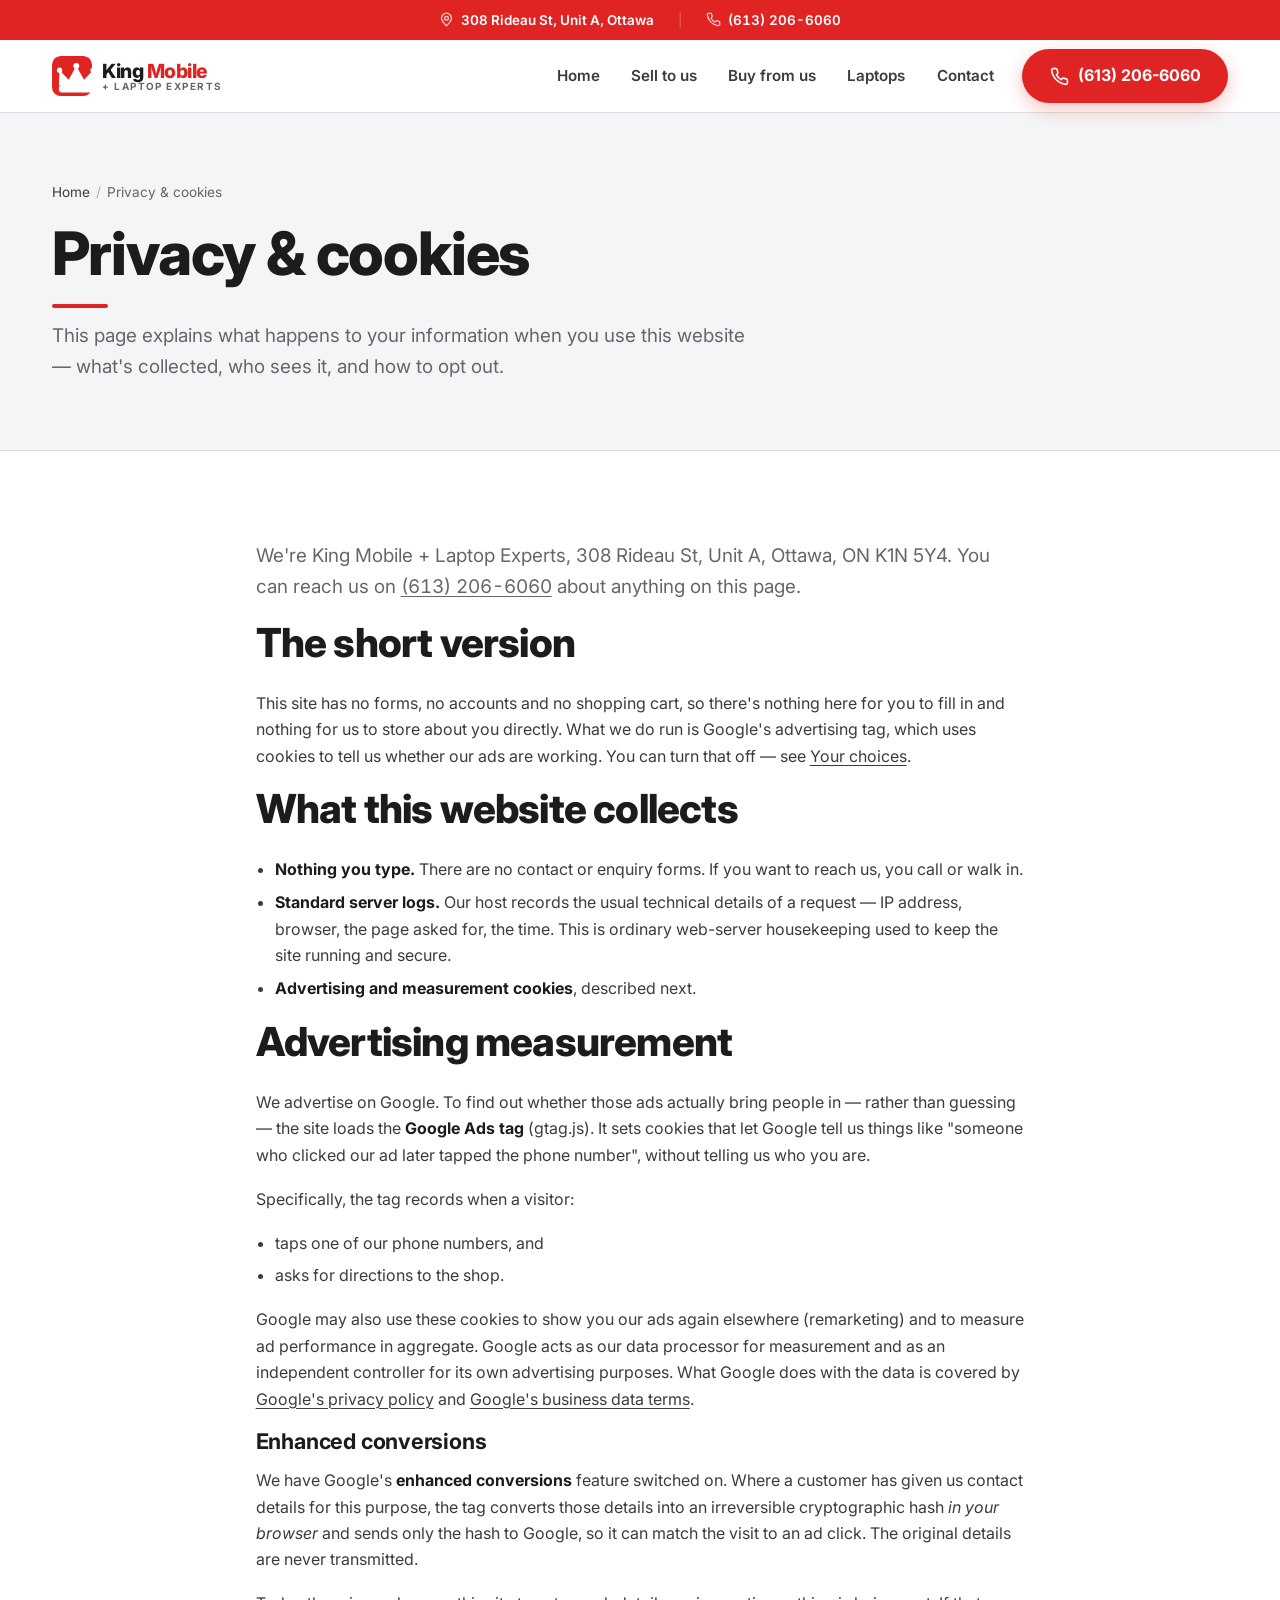
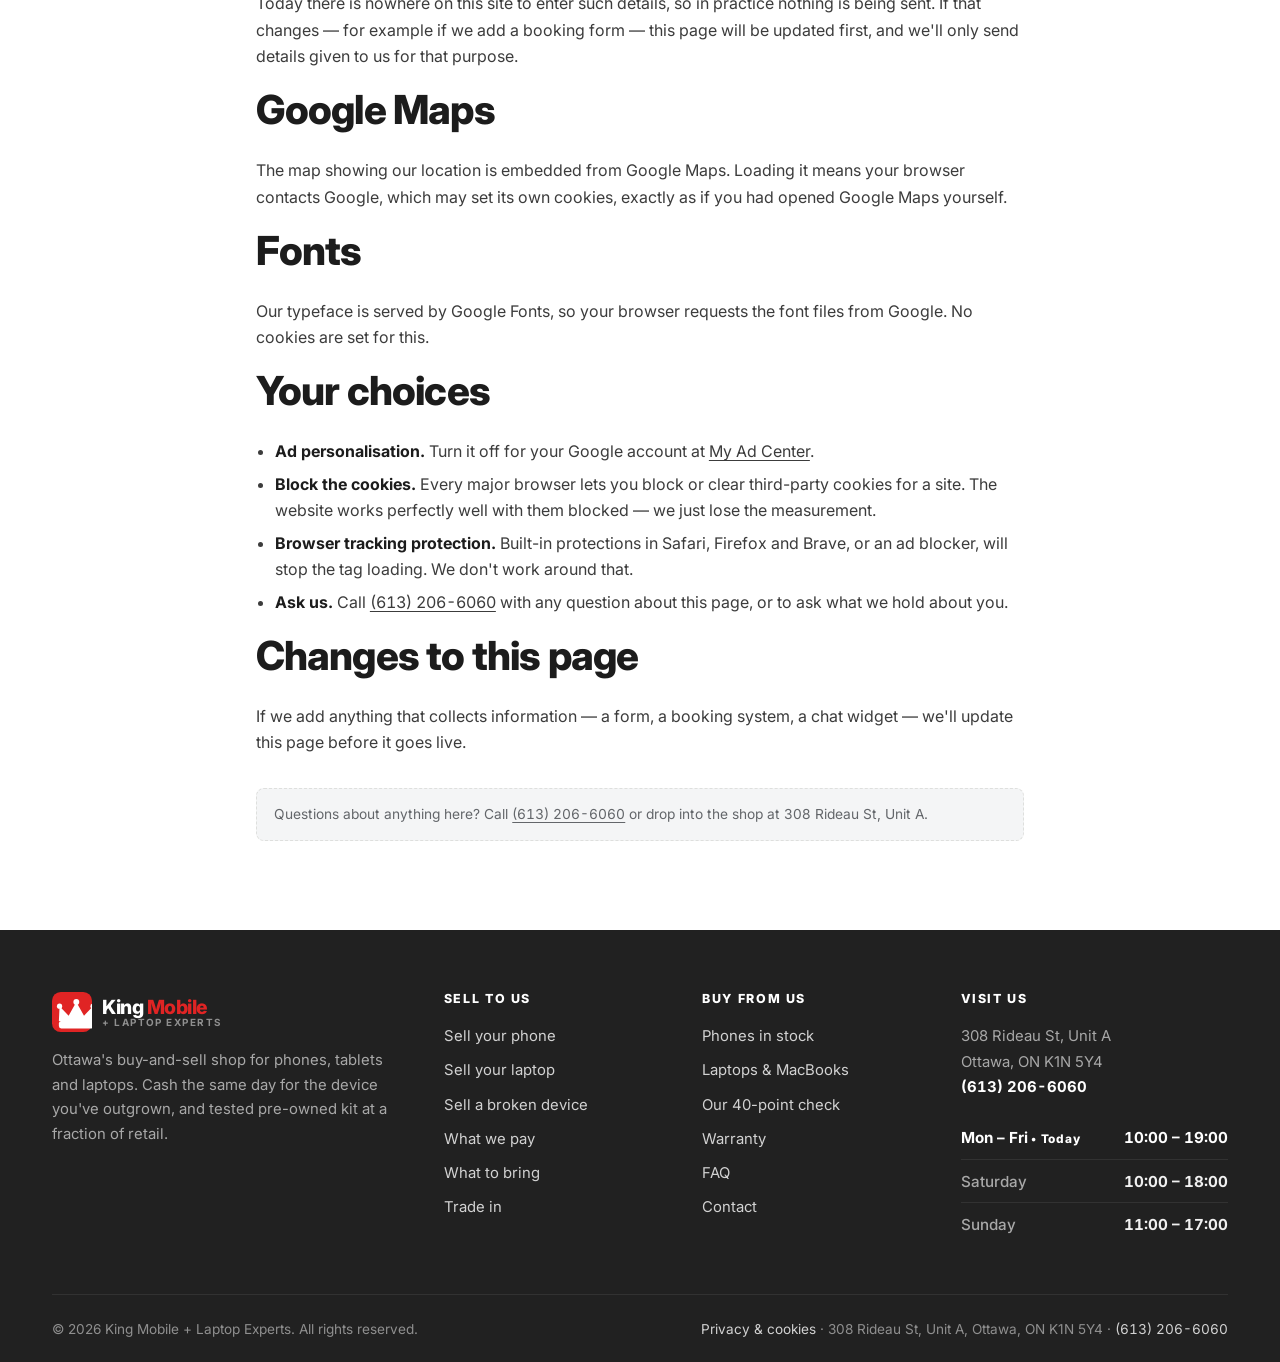
<file: privacy.html>
<!DOCTYPE html>
<html lang="en-CA">
<head>
<!-- Google tag (gtag.js) — Google Ads AW-17829939467.
     The dataLayer bootstrap and config live in /assets/js/gtag.js so the
     Content-Security-Policy can stay at script-src 'self' (no inline
     scripts). Edit conversion labels there, not here. -->
<script async src="https://www.googletagmanager.com/gtag/js?id=AW-17829939467"></script>
<script src="/assets/js/gtag.js"></script>
<meta charset="utf-8">
<meta name="viewport" content="width=device-width, initial-scale=1, viewport-fit=cover">

<title>Privacy &amp; Cookies | King Mobile + Laptop Experts</title>
<meta name="description" content="How this website handles your information: the cookies we use, the advertising measurement we run, and the choices you have.">
<link rel="canonical" href="https://kingmobileexperts.ca/privacy">

<meta name="theme-color" content="#e02424">
<meta name="format-detection" content="telephone=yes">
<meta name="apple-mobile-web-app-title" content="King Mobile">
<meta name="robots" content="index, follow">

<link rel="icon" href="/favicon.ico" sizes="48x48">
<link rel="icon" href="/favicon.svg" type="image/svg+xml">
<link rel="apple-touch-icon" href="/assets/img/apple-touch-icon.png">
<link rel="manifest" href="/site.webmanifest">

<link rel="preconnect" href="https://fonts.googleapis.com">
<link rel="preconnect" href="https://fonts.gstatic.com" crossorigin>
<link rel="stylesheet" href="https://fonts.googleapis.com/css2?family=Inter:wght@400;500;600;700;800&amp;display=swap">

<link rel="stylesheet" href="/assets/css/styles.css">
<script src="/assets/js/main.js" defer></script>

<script type="application/ld+json">
{
  "@context": "https://schema.org",
  "@type": "BreadcrumbList",
  "itemListElement": [
    { "@type": "ListItem", "position": 1, "name": "Home", "item": "https://kingmobileexperts.ca/" },
    { "@type": "ListItem", "position": 2, "name": "Privacy & cookies", "item": "https://kingmobileexperts.ca/privacy" }
  ]
}
</script>
</head>

<body>
<a class="skip-link" href="#main">Skip to main content</a>

<!-- ============================ Top bar ============================ -->
<div class="topbar">
  <div class="wrap">
    <span class="topbar-item">
      <svg viewBox="0 0 24 24" fill="none" stroke="currentColor" stroke-width="2" stroke-linecap="round" stroke-linejoin="round" aria-hidden="true"><path d="M20 10c0 4.4-8 12-8 12s-8-7.6-8-12a8 8 0 0 1 16 0Z"/><circle cx="12" cy="10" r="3"/></svg>
      <a href="https://www.google.com/maps/search/?api=1&amp;query=308+Rideau+St+A,+Ottawa,+ON+K1N+5Y4" target="_blank" rel="noopener">308 Rideau St, Unit A, Ottawa</a>
    </span>
    <span class="topbar-sep" aria-hidden="true">|</span>
    <span class="topbar-item">
      <svg viewBox="0 0 24 24" fill="none" stroke="currentColor" stroke-width="2" stroke-linecap="round" stroke-linejoin="round" aria-hidden="true"><path d="M22 16.9v3a2 2 0 0 1-2.2 2 19.8 19.8 0 0 1-8.6-3.1 19.5 19.5 0 0 1-6-6A19.8 19.8 0 0 1 2.1 4.2 2 2 0 0 1 4.1 2h3a2 2 0 0 1 2 1.7c.1 1 .4 1.9.7 2.8a2 2 0 0 1-.5 2.1L8.1 9.9a16 16 0 0 0 6 6l1.3-1.2a2 2 0 0 1 2.1-.5c.9.3 1.8.6 2.8.7a2 2 0 0 1 1.7 2Z"/></svg>
      <a class="tel" href="tel:+16132066060">(613) 206-6060</a>
    </span>
  </div>
</div>

<!-- ============================ Header ============================ -->
<header class="header">
  <div class="wrap">
    <nav class="nav" aria-label="Main">
      <a class="brand" href="/">
        <svg class="brand-mark" viewBox="0 0 64 64" aria-hidden="true">
          <rect width="64" height="64" rx="14" fill="#e02424"/>
          <g fill="#ffffff" transform="translate(11 16)">
            <path d="M0 30.4 1.1 6.7 15.6 21.9 27.9 0 40.2 21.9 54.7 6.7 55.8 30.4Z"/>
            <rect x="0" y="30.4" width="55.8" height="11.8" rx="3.8"/>
            <circle cx="1.1" cy="6.7" r="4.2"/><circle cx="27.9" cy="0" r="4.7"/><circle cx="54.7" cy="6.7" r="4.2"/>
          </g>
        </svg>
        <span class="brand-text">
          <span class="brand-name">King <em>Mobile</em></span>
          <span class="brand-sub">+ Laptop Experts</span>
        </span>
      </a>

      <div class="nav-links">
        <a href="/">Home</a>
        <a href="/sell">Sell to us</a>
        <a href="/buy">Buy from us</a>
        <a href="/laptops">Laptops</a>
        <a href="/contact">Contact</a>
      </div>

      <div class="nav-cta">
        <a class="btn btn--red" href="tel:+16132066060">
          <svg viewBox="0 0 24 24" fill="none" stroke="currentColor" stroke-width="2" stroke-linecap="round" stroke-linejoin="round" aria-hidden="true"><path d="M22 16.9v3a2 2 0 0 1-2.2 2 19.8 19.8 0 0 1-8.6-3.1 19.5 19.5 0 0 1-6-6A19.8 19.8 0 0 1 2.1 4.2 2 2 0 0 1 4.1 2h3a2 2 0 0 1 2 1.7c.1 1 .4 1.9.7 2.8a2 2 0 0 1-.5 2.1L8.1 9.9a16 16 0 0 0 6 6l1.3-1.2a2 2 0 0 1 2.1-.5c.9.3 1.8.6 2.8.7a2 2 0 0 1 1.7 2Z"/></svg>
          (613) 206-6060
        </a>
      </div>

      <button class="nav-toggle" type="button" aria-expanded="false" aria-controls="mobile-menu" aria-label="Open menu">
        <svg class="icon-open" viewBox="0 0 24 24" fill="none" stroke="currentColor" stroke-width="2" stroke-linecap="round" aria-hidden="true"><path d="M4 6h16M4 12h16M4 18h16"/></svg>
        <svg class="icon-close" viewBox="0 0 24 24" fill="none" stroke="currentColor" stroke-width="2" stroke-linecap="round" aria-hidden="true"><path d="M18 6 6 18M6 6l12 12"/></svg>
      </button>
    </nav>
  </div>

  <div class="mobile-menu" id="mobile-menu">
    <a class="m-link" href="/">Home</a>
    <a class="m-link" href="/sell">Sell to us</a>
    <a class="m-link" href="/buy">Buy from us</a>
    <a class="m-link" href="/laptops">Laptops</a>
    <a class="m-link" href="/contact">Contact</a>
    <a class="btn btn--red btn--block" href="tel:+16132066060">
      <svg viewBox="0 0 24 24" fill="none" stroke="currentColor" stroke-width="2" stroke-linecap="round" stroke-linejoin="round" aria-hidden="true"><path d="M22 16.9v3a2 2 0 0 1-2.2 2 19.8 19.8 0 0 1-8.6-3.1 19.5 19.5 0 0 1-6-6A19.8 19.8 0 0 1 2.1 4.2 2 2 0 0 1 4.1 2h3a2 2 0 0 1 2 1.7c.1 1 .4 1.9.7 2.8a2 2 0 0 1-.5 2.1L8.1 9.9a16 16 0 0 0 6 6l1.3-1.2a2 2 0 0 1 2.1-.5c.9.3 1.8.6 2.8.7a2 2 0 0 1 1.7 2Z"/></svg>
      Call (613) 206-6060
    </a>
  </div>
</header>

<main id="main">

<section class="page-head">
  <div class="wrap">
    <ol class="crumbs">
      <li><a href="/">Home</a></li>
      <li>Privacy &amp; cookies</li>
    </ol>
    <h1>Privacy &amp; cookies</h1>
    <p>This page explains what happens to your information when you use this
       website &mdash; what's collected, who sees it, and how to opt out.</p>
  </div>
</section>

<section class="section">
  <div class="wrap" style="max-width:52rem">

    <!-- ====================================================================
         ⚠️  THIS DESCRIBES THE WEBSITE ONLY, and it is a starting point,
         not legal advice. It accurately covers what the code on this site
         does. It deliberately says nothing about how you handle purchase
         records, ID scans or customer details inside the shop, because
         only you know that — add a section covering it, and have the whole
         page reviewed by someone qualified before you rely on it.

         Google's Enhanced Conversions terms require you to disclose that
         you share data with Google and to have the right consents. The
         "Advertising measurement" section below is that disclosure. Don't
         delete it while enhanced conversions is switched on.
         ==================================================================== -->

    <p style="font-size:var(--fs-lead);color:var(--slate)">
      We're King Mobile + Laptop Experts, 308 Rideau St, Unit A, Ottawa, ON K1N 5Y4.
      You can reach us on <a class="tel" href="tel:+16132066060">(613) 206-6060</a>
      about anything on this page.
    </p>

    <h2>The short version</h2>
    <p>This site has no forms, no accounts and no shopping cart, so there's
      nothing here for you to fill in and nothing for us to store about you
      directly. What we do run is Google's advertising tag, which uses cookies
      to tell us whether our ads are working. You can turn that off &mdash; see
      <a href="#choices">Your choices</a>.</p>

    <h2>What this website collects</h2>
    <ul>
      <li><strong>Nothing you type.</strong> There are no contact or enquiry
        forms. If you want to reach us, you call or walk in.</li>
      <li><strong>Standard server logs.</strong> Our host records the usual
        technical details of a request &mdash; IP address, browser, the page
        asked for, the time. This is ordinary web-server housekeeping used to
        keep the site running and secure.</li>
      <li><strong>Advertising and measurement cookies</strong>, described next.</li>
    </ul>

    <h2 id="advertising">Advertising measurement</h2>
    <p>We advertise on Google. To find out whether those ads actually bring
      people in &mdash; rather than guessing &mdash; the site loads the
      <strong>Google Ads tag</strong> (gtag.js). It sets cookies that let Google
      tell us things like "someone who clicked our ad later tapped the phone
      number", without telling us who you are.</p>

    <p>Specifically, the tag records when a visitor:</p>
    <ul>
      <li>taps one of our phone numbers, and</li>
      <li>asks for directions to the shop.</li>
    </ul>

    <p>Google may also use these cookies to show you our ads again elsewhere
      (remarketing) and to measure ad performance in aggregate. Google acts as
      our data processor for measurement and as an independent controller for
      its own advertising purposes. What Google does with the data is covered by
      <a href="https://policies.google.com/privacy" target="_blank" rel="noopener">Google's privacy policy</a>
      and
      <a href="https://business.safety.google/privacy/" target="_blank" rel="noopener">Google's business data terms</a>.</p>

    <h3>Enhanced conversions</h3>
    <p>We have Google's <strong>enhanced conversions</strong> feature switched on.
      Where a customer has given us contact details for this purpose, the tag
      converts those details into an irreversible cryptographic hash
      <em>in your browser</em> and sends only the hash to Google, so it can match
      the visit to an ad click. The original details are never transmitted.</p>
    <p>Today there is nowhere on this site to enter such details, so in practice
      nothing is being sent. If that changes &mdash; for example if we add a booking
      form &mdash; this page will be updated first, and we'll only send details
      given to us for that purpose.</p>

    <h2>Google Maps</h2>
    <p>The map showing our location is embedded from Google Maps. Loading it
      means your browser contacts Google, which may set its own cookies, exactly
      as if you had opened Google Maps yourself.</p>

    <h2>Fonts</h2>
    <p>Our typeface is served by Google Fonts, so your browser requests the font
      files from Google. No cookies are set for this.</p>

    <h2 id="choices">Your choices</h2>
    <ul>
      <li><strong>Ad personalisation.</strong> Turn it off for your Google
        account at
        <a href="https://myadcenter.google.com/" target="_blank" rel="noopener">My Ad Center</a>.</li>
      <li><strong>Block the cookies.</strong> Every major browser lets you block
        or clear third-party cookies for a site. The website works perfectly
        well with them blocked &mdash; we just lose the measurement.</li>
      <li><strong>Browser tracking protection.</strong> Built-in protections in
        Safari, Firefox and Brave, or an ad blocker, will stop the tag loading.
        We don't work around that.</li>
      <li><strong>Ask us.</strong> Call
        <a class="tel" href="tel:+16132066060">(613) 206-6060</a> with any
        question about this page, or to ask what we hold about you.</li>
    </ul>

    <h2>Changes to this page</h2>
    <p>If we add anything that collects information &mdash; a form, a booking
      system, a chat widget &mdash; we'll update this page before it goes live.</p>

    <p class="price-disclaimer" style="margin-top:2rem">
      Questions about anything here? Call <a class="tel" href="tel:+16132066060">(613) 206-6060</a>
      or drop into the shop at 308 Rideau St, Unit A.
    </p>

  </div>
</section>

</main>

<!-- ============================ Footer ============================ -->
<footer class="footer">
  <div class="wrap">
    <div class="footer-grid">
      <div>
        <a class="brand" href="/" style="margin-bottom:1rem">
          <svg class="brand-mark" viewBox="0 0 64 64" aria-hidden="true">
            <rect width="64" height="64" rx="14" fill="#e02424"/>
            <g fill="#ffffff" transform="translate(11 16)">
              <path d="M0 30.4 1.1 6.7 15.6 21.9 27.9 0 40.2 21.9 54.7 6.7 55.8 30.4Z"/>
              <rect x="0" y="30.4" width="55.8" height="11.8" rx="3.8"/>
              <circle cx="1.1" cy="6.7" r="4.2"/><circle cx="27.9" cy="0" r="4.7"/><circle cx="54.7" cy="6.7" r="4.2"/>
            </g>
          </svg>
          <span class="brand-text">
            <span class="brand-name">King <em>Mobile</em></span>
            <span class="brand-sub">+ Laptop Experts</span>
          </span>
        </a>
        <p>Ottawa's buy-and-sell shop for phones, tablets and laptops. Cash the
           same day for the device you've outgrown, and tested pre-owned kit at
           a fraction of retail.</p>
      </div>

      <div>
        <h3>Sell to us</h3>
        <ul>
          <li><a href="/sell">Sell your phone</a></li>
          <li><a href="/laptops#sell">Sell your laptop</a></li>
          <li><a href="/sell#broken">Sell a broken device</a></li>
          <li><a href="/sell#payout">What we pay</a></li>
          <li><a href="/sell#bring">What to bring</a></li>
          <li><a href="/sell#trade">Trade in</a></li>
        </ul>
      </div>

      <div>
        <h3>Buy from us</h3>
        <ul>
          <li><a href="/buy">Phones in stock</a></li>
          <li><a href="/laptops#buy">Laptops &amp; MacBooks</a></li>
          <li><a href="/buy#checked">Our 40-point check</a></li>
          <li><a href="/buy#warranty">Warranty</a></li>
          <li><a href="/#faq">FAQ</a></li>
          <li><a href="/contact">Contact</a></li>
        </ul>
      </div>

      <div>
        <h3>Visit us</h3>
        <address>
          308 Rideau St, Unit A<br>
          Ottawa, ON K1N 5Y4<br>
          <a class="tel" href="tel:+16132066060"><strong>(613) 206-6060</strong></a>
        </address>
        <table class="hours" style="margin-top:1rem;max-width:18rem">
          <tbody>
            <tr data-day="1,2,3,4,5"><th scope="row">Mon &ndash; Fri</th><td>10:00 &ndash; 19:00</td></tr>
            <tr data-day="6"><th scope="row">Saturday</th><td>10:00 &ndash; 18:00</td></tr>
            <tr data-day="0"><th scope="row">Sunday</th><td>11:00 &ndash; 17:00</td></tr>
          </tbody>
        </table>
      </div>
    </div>

    <div class="footer-bottom">
      <span>&copy; <span data-year>2026</span> King Mobile + Laptop Experts. All rights reserved.</span>
      <span><a href="/privacy">Privacy &amp; cookies</a> &middot; 308 Rideau St, Unit A, Ottawa, ON K1N 5Y4 &middot; <a class="tel" href="tel:+16132066060">(613) 206-6060</a></span>
    </div>
  </div>
</footer>

<!-- Sticky call bar: the single highest-converting element on a mobile
     local-services site. Hidden at desktop widths. -->
<div class="callbar" aria-label="Quick contact">
  <a class="primary" href="tel:+16132066060">
    <svg viewBox="0 0 24 24" fill="none" stroke="currentColor" stroke-width="2" stroke-linecap="round" stroke-linejoin="round" aria-hidden="true"><path d="M22 16.9v3a2 2 0 0 1-2.2 2 19.8 19.8 0 0 1-8.6-3.1 19.5 19.5 0 0 1-6-6A19.8 19.8 0 0 1 2.1 4.2 2 2 0 0 1 4.1 2h3a2 2 0 0 1 2 1.7c.1 1 .4 1.9.7 2.8a2 2 0 0 1-.5 2.1L8.1 9.9a16 16 0 0 0 6 6l1.3-1.2a2 2 0 0 1 2.1-.5c.9.3 1.8.6 2.8.7a2 2 0 0 1 1.7 2Z"/></svg>
    Call now
  </a>
  <a href="https://www.google.com/maps/dir/?api=1&amp;destination=308+Rideau+St+A,+Ottawa,+ON+K1N+5Y4" target="_blank" rel="noopener">
    <svg viewBox="0 0 24 24" fill="none" stroke="currentColor" stroke-width="2" stroke-linecap="round" stroke-linejoin="round" aria-hidden="true"><path d="m3 11 19-9-9 19-2-8-8-2Z"/></svg>
    Directions
  </a>
</div>

</body>
</html>
</file>
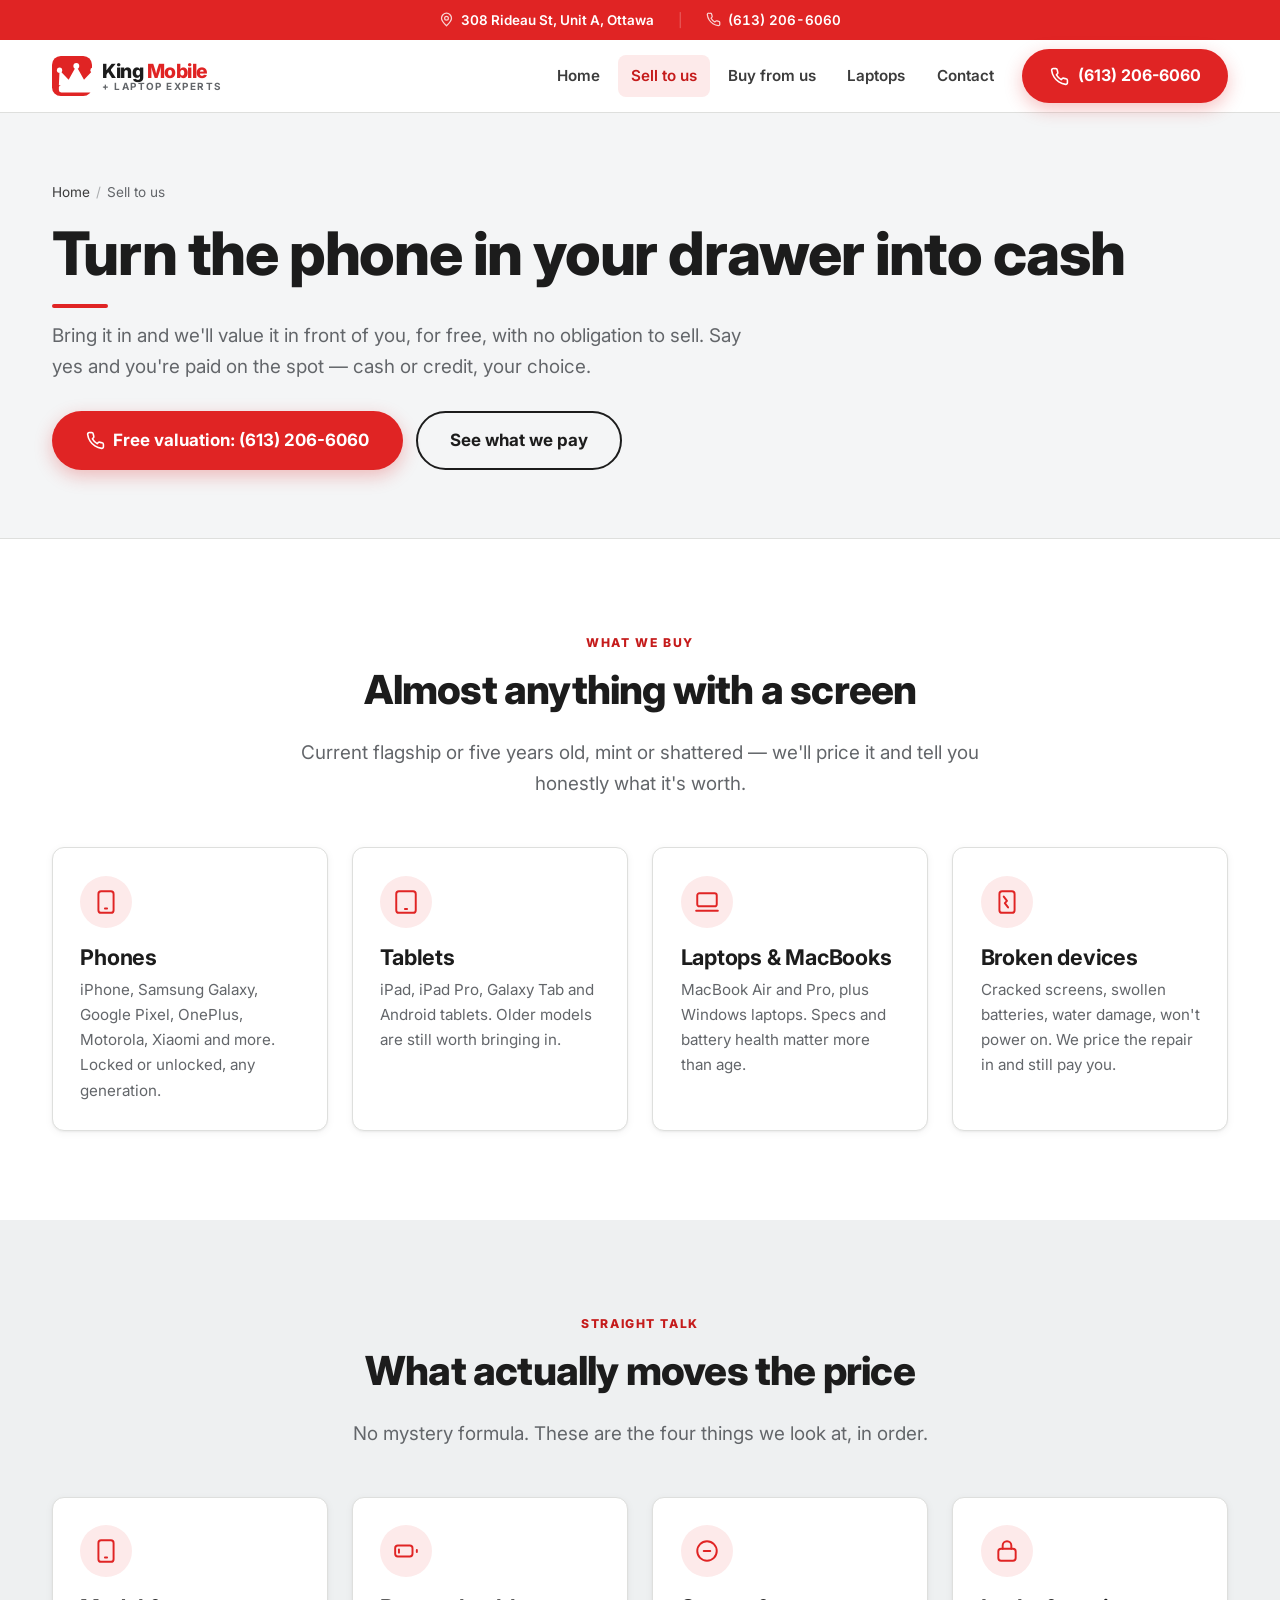
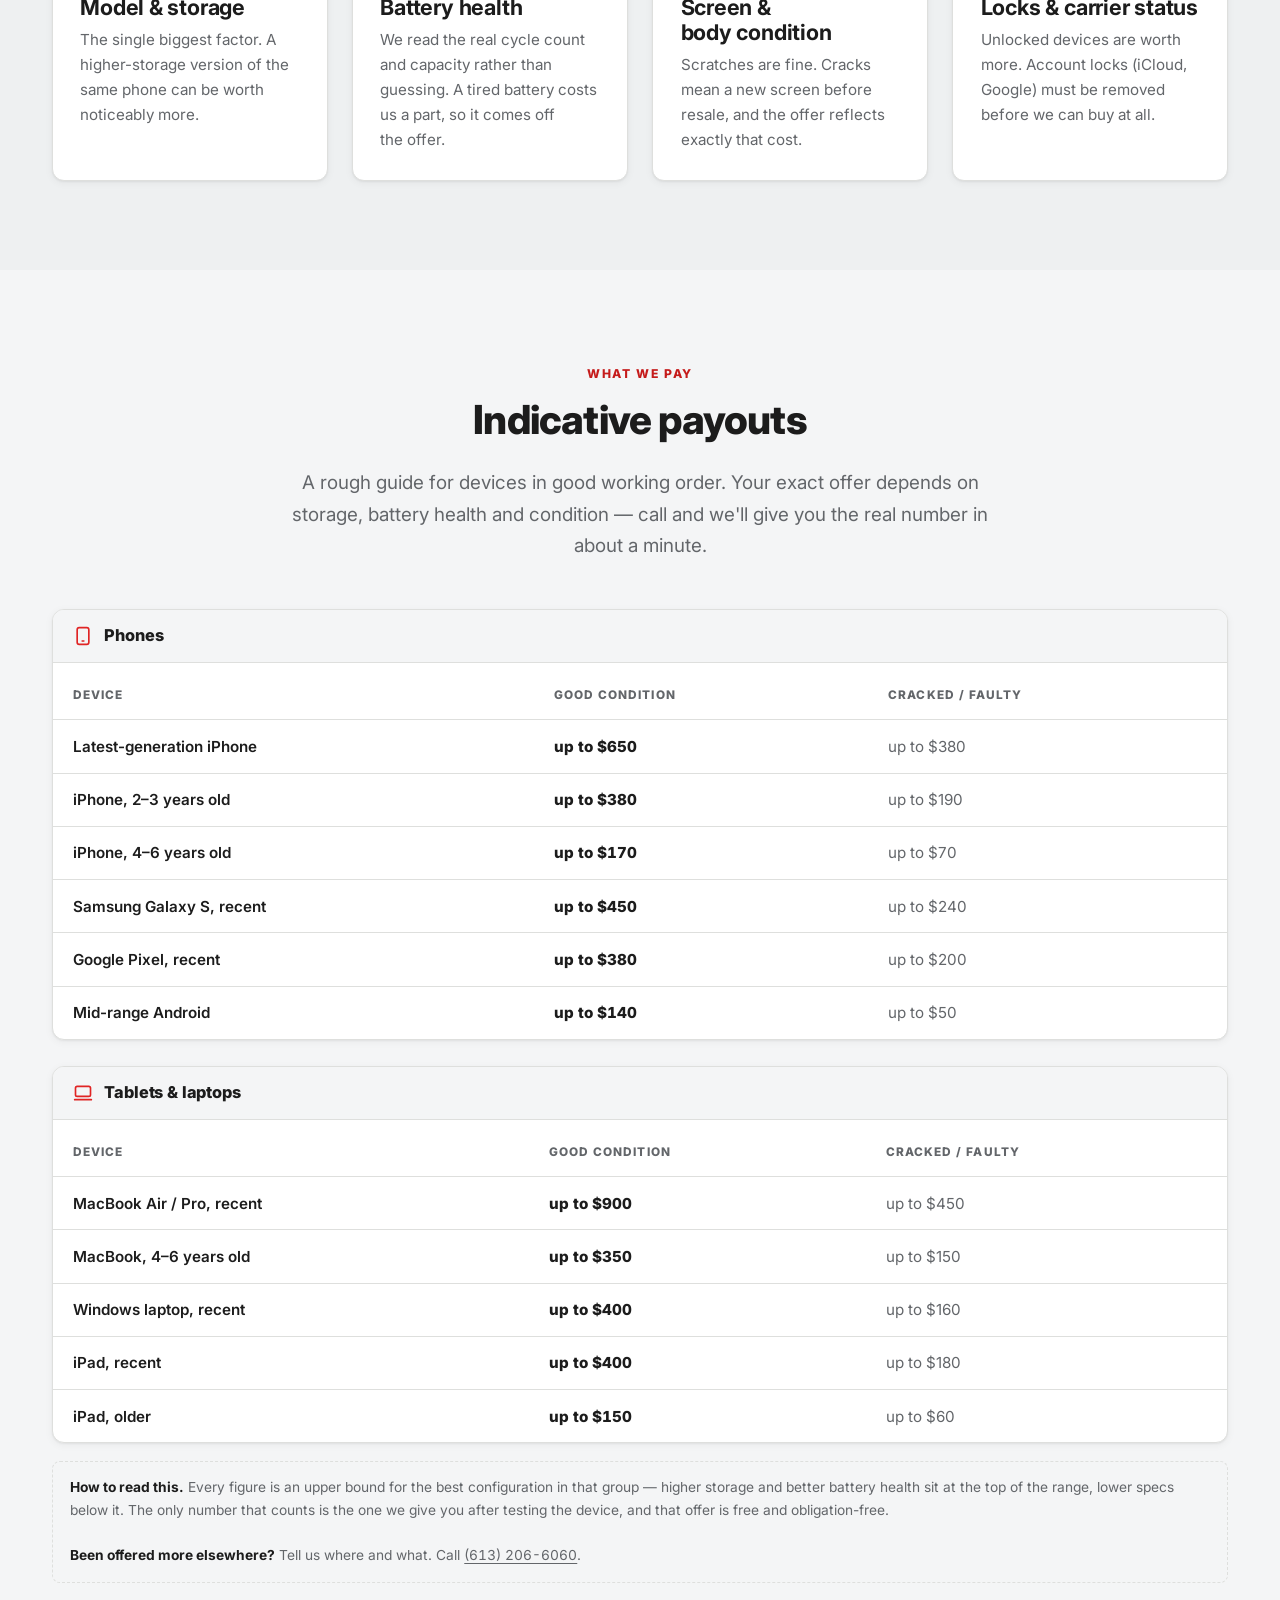
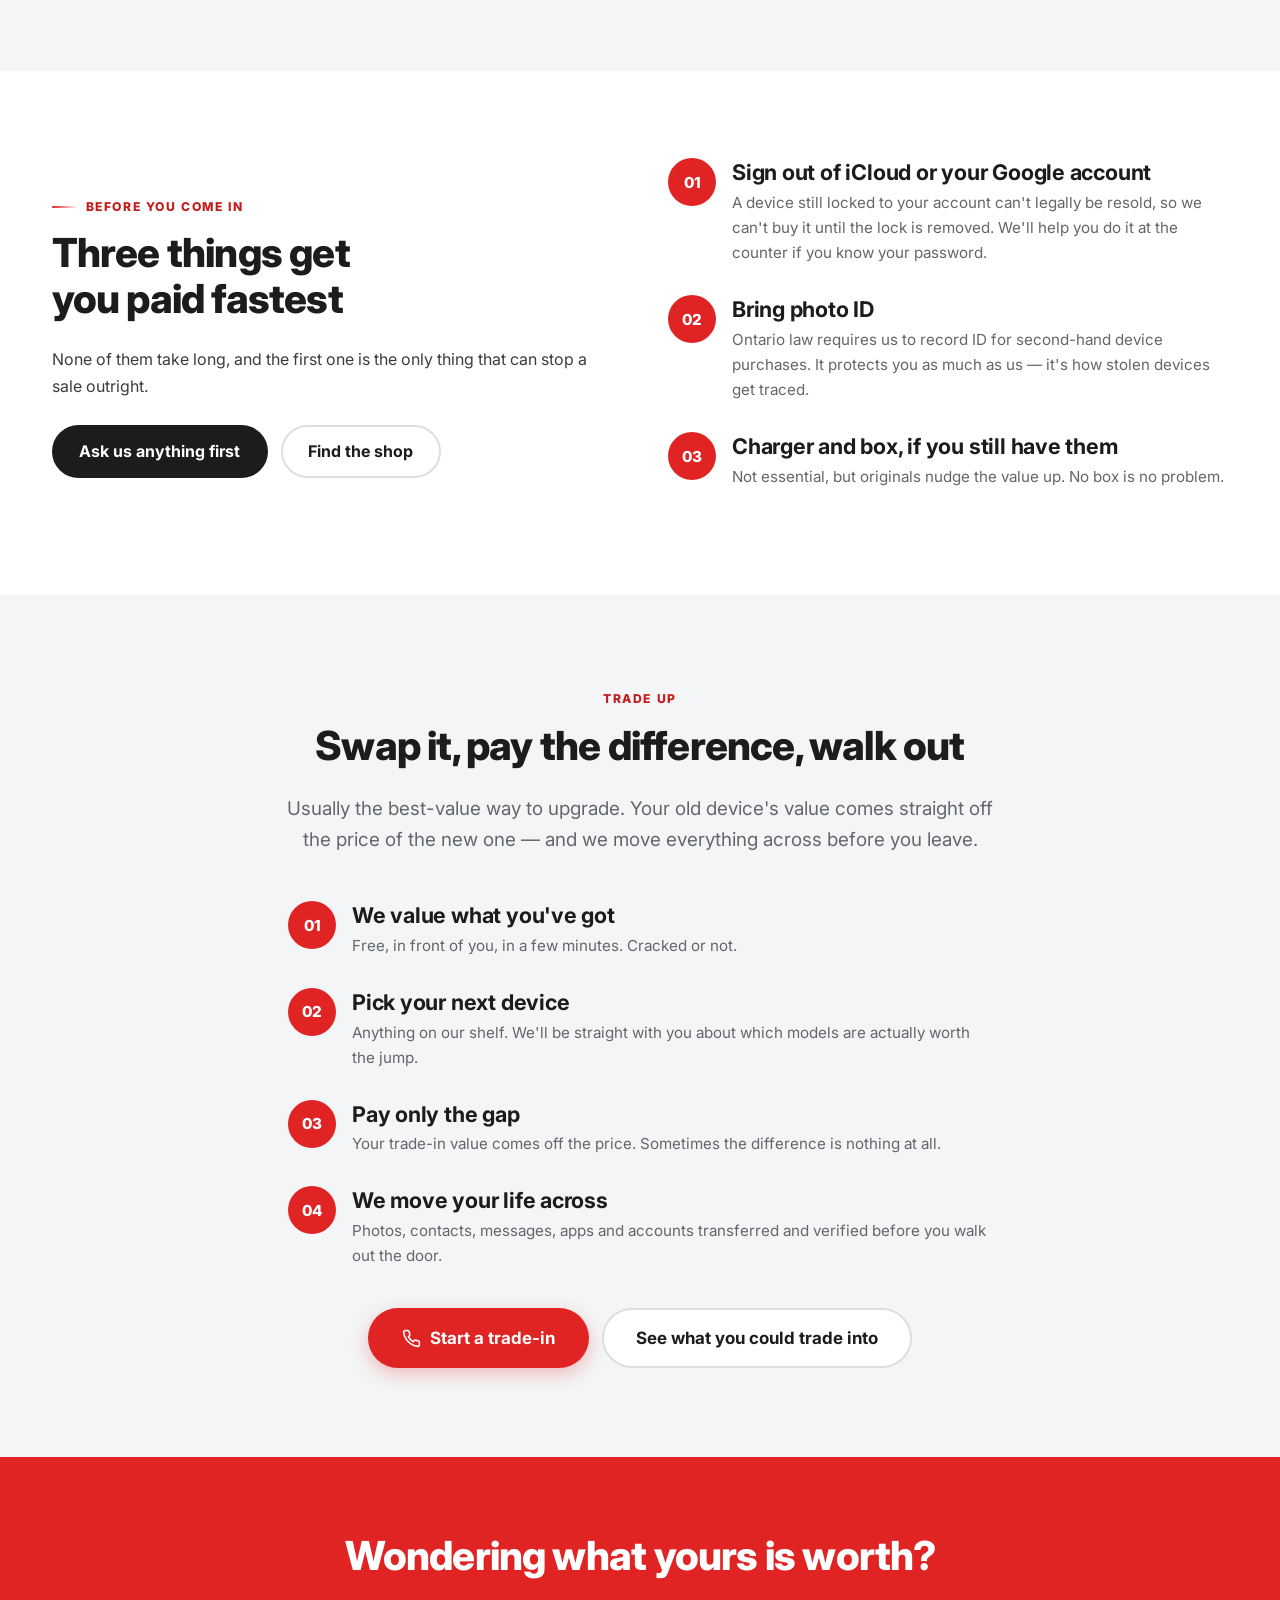
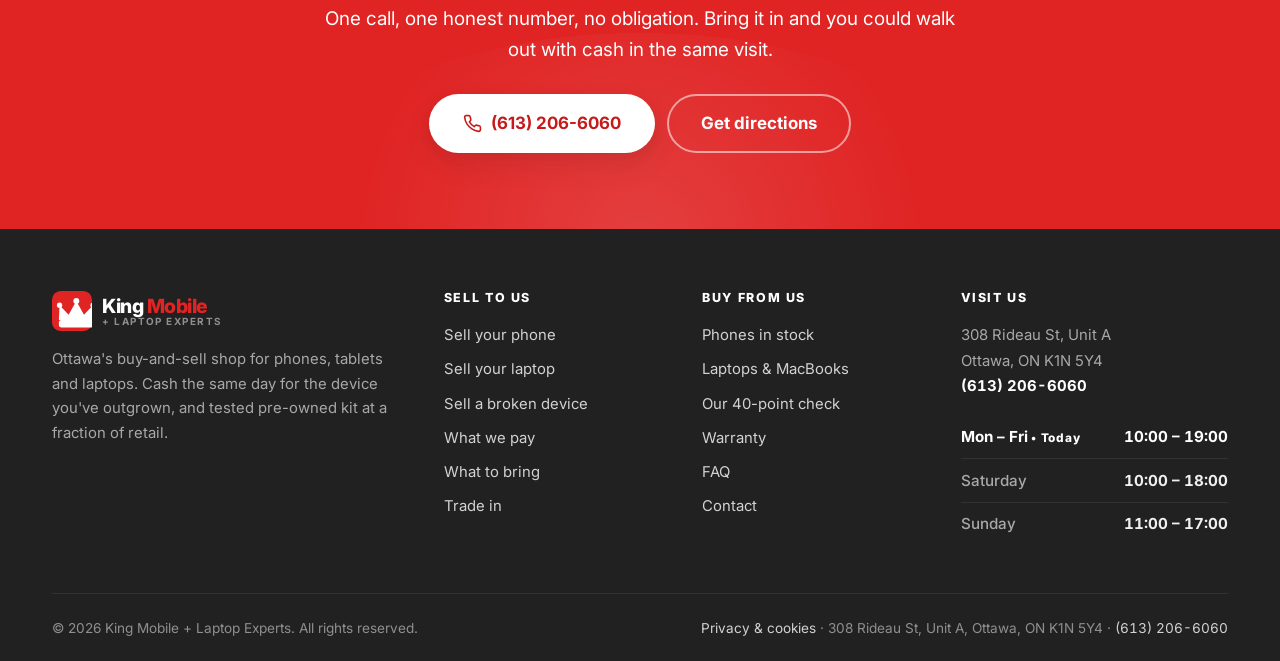
<file: sell.html>
<!DOCTYPE html>
<html lang="en-CA">
<head>
<!-- Google tag (gtag.js) — Google Ads AW-17829939467.
     The dataLayer bootstrap and config live in /assets/js/gtag.js so the
     Content-Security-Policy can stay at script-src 'self' (no inline
     scripts). Edit conversion labels there, not here. -->
<script async src="https://www.googletagmanager.com/gtag/js?id=AW-17829939467"></script>
<script src="/assets/js/gtag.js"></script>
<meta charset="utf-8">
<meta name="viewport" content="width=device-width, initial-scale=1, viewport-fit=cover">

<title>Sell Your Phone for Cash in Ottawa | King Mobile</title>
<meta name="description" content="Sell your phone, tablet or laptop for cash in Ottawa, working or broken. Free valuation, paid on the spot, wiped in front of you. Call (613) 206-6060.">
<link rel="canonical" href="https://kingmobileexperts.ca/sell">

<meta name="theme-color" content="#e02424">
<meta name="format-detection" content="telephone=yes">
<meta name="apple-mobile-web-app-title" content="King Mobile">
<meta name="robots" content="index, follow, max-image-preview:large">
<meta name="geo.region" content="CA-ON">
<meta name="geo.placename" content="Ottawa">

<meta property="og:type" content="website">
<meta property="og:site_name" content="King Mobile + Laptop Experts">
<meta property="og:locale" content="en_CA">
<meta property="og:title" content="Sell Your Phone for Cash in Ottawa | King Mobile">
<meta property="og:description" content="Free valuation on any device, working or broken. Cash on the spot, wiped in front of you.">
<meta property="og:url" content="https://kingmobileexperts.ca/sell">
<meta property="og:image" content="https://kingmobileexperts.ca/assets/img/og-cover.jpg">
<meta property="og:image:width" content="1200">
<meta property="og:image:height" content="630">
<meta name="twitter:card" content="summary_large_image">
<meta name="twitter:title" content="Sell Your Phone for Cash in Ottawa | King Mobile">
<meta name="twitter:description" content="Free valuation on any device, working or broken. Cash on the spot.">
<meta name="twitter:image" content="https://kingmobileexperts.ca/assets/img/og-cover.jpg">

<link rel="icon" href="/favicon.ico" sizes="48x48">
<link rel="icon" href="/favicon.svg" type="image/svg+xml">
<link rel="apple-touch-icon" href="/assets/img/apple-touch-icon.png">
<link rel="manifest" href="/site.webmanifest">

<link rel="preconnect" href="https://fonts.googleapis.com">
<link rel="preconnect" href="https://fonts.gstatic.com" crossorigin>
<link rel="stylesheet" href="https://fonts.googleapis.com/css2?family=Inter:wght@400;500;600;700;800&amp;display=swap">

<link rel="stylesheet" href="/assets/css/styles.css">
<script src="/assets/js/main.js" defer></script>

<script type="application/ld+json">
{
  "@context": "https://schema.org",
  "@type": "BreadcrumbList",
  "itemListElement": [
    { "@type": "ListItem", "position": 1, "name": "Home", "item": "https://kingmobileexperts.ca/" },
    { "@type": "ListItem", "position": 2, "name": "Sell to us", "item": "https://kingmobileexperts.ca/sell" }
  ]
}
</script>
</head>

<body>
<a class="skip-link" href="#main">Skip to main content</a>

<!-- ============================ Top bar ============================ -->
<div class="topbar">
  <div class="wrap">
    <span class="topbar-item">
      <svg viewBox="0 0 24 24" fill="none" stroke="currentColor" stroke-width="2" stroke-linecap="round" stroke-linejoin="round" aria-hidden="true"><path d="M20 10c0 4.4-8 12-8 12s-8-7.6-8-12a8 8 0 0 1 16 0Z"/><circle cx="12" cy="10" r="3"/></svg>
      <a href="https://www.google.com/maps/search/?api=1&amp;query=308+Rideau+St+A,+Ottawa,+ON+K1N+5Y4" target="_blank" rel="noopener">308 Rideau St, Unit A, Ottawa</a>
    </span>
    <span class="topbar-sep" aria-hidden="true">|</span>
    <span class="topbar-item">
      <svg viewBox="0 0 24 24" fill="none" stroke="currentColor" stroke-width="2" stroke-linecap="round" stroke-linejoin="round" aria-hidden="true"><path d="M22 16.9v3a2 2 0 0 1-2.2 2 19.8 19.8 0 0 1-8.6-3.1 19.5 19.5 0 0 1-6-6A19.8 19.8 0 0 1 2.1 4.2 2 2 0 0 1 4.1 2h3a2 2 0 0 1 2 1.7c.1 1 .4 1.9.7 2.8a2 2 0 0 1-.5 2.1L8.1 9.9a16 16 0 0 0 6 6l1.3-1.2a2 2 0 0 1 2.1-.5c.9.3 1.8.6 2.8.7a2 2 0 0 1 1.7 2Z"/></svg>
      <a class="tel" href="tel:+16132066060">(613) 206-6060</a>
    </span>
  </div>
</div>

<!-- ============================ Header ============================ -->
<header class="header">
  <div class="wrap">
    <nav class="nav" aria-label="Main">
      <a class="brand" href="/">
        <svg class="brand-mark" viewBox="0 0 64 64" aria-hidden="true">
          <rect width="64" height="64" rx="14" fill="#e02424"/>
          <g fill="#ffffff" transform="translate(11 16)">
            <path d="M0 30.4 1.1 6.7 15.6 21.9 27.9 0 40.2 21.9 54.7 6.7 55.8 30.4Z"/>
            <rect x="0" y="30.4" width="55.8" height="11.8" rx="3.8"/>
            <circle cx="1.1" cy="6.7" r="4.2"/><circle cx="27.9" cy="0" r="4.7"/><circle cx="54.7" cy="6.7" r="4.2"/>
          </g>
        </svg>
        <span class="brand-text">
          <span class="brand-name">King <em>Mobile</em></span>
          <span class="brand-sub">+ Laptop Experts</span>
        </span>
      </a>

      <div class="nav-links">
        <a href="/">Home</a>
        <a href="/sell" aria-current="page">Sell to us</a>
        <a href="/buy">Buy from us</a>
        <a href="/laptops">Laptops</a>
        <a href="/contact">Contact</a>
      </div>

      <div class="nav-cta">
        <a class="btn btn--red" href="tel:+16132066060">
          <svg viewBox="0 0 24 24" fill="none" stroke="currentColor" stroke-width="2" stroke-linecap="round" stroke-linejoin="round" aria-hidden="true"><path d="M22 16.9v3a2 2 0 0 1-2.2 2 19.8 19.8 0 0 1-8.6-3.1 19.5 19.5 0 0 1-6-6A19.8 19.8 0 0 1 2.1 4.2 2 2 0 0 1 4.1 2h3a2 2 0 0 1 2 1.7c.1 1 .4 1.9.7 2.8a2 2 0 0 1-.5 2.1L8.1 9.9a16 16 0 0 0 6 6l1.3-1.2a2 2 0 0 1 2.1-.5c.9.3 1.8.6 2.8.7a2 2 0 0 1 1.7 2Z"/></svg>
          (613) 206-6060
        </a>
      </div>

      <button class="nav-toggle" type="button" aria-expanded="false" aria-controls="mobile-menu" aria-label="Open menu">
        <svg class="icon-open" viewBox="0 0 24 24" fill="none" stroke="currentColor" stroke-width="2" stroke-linecap="round" aria-hidden="true"><path d="M4 6h16M4 12h16M4 18h16"/></svg>
        <svg class="icon-close" viewBox="0 0 24 24" fill="none" stroke="currentColor" stroke-width="2" stroke-linecap="round" aria-hidden="true"><path d="M18 6 6 18M6 6l12 12"/></svg>
      </button>
    </nav>
  </div>

  <div class="mobile-menu" id="mobile-menu">
    <a class="m-link" href="/">Home</a>
    <a class="m-link" href="/sell" aria-current="page">Sell to us</a>
    <a class="m-link" href="/buy">Buy from us</a>
    <a class="m-link" href="/laptops">Laptops</a>
    <a class="m-link" href="/contact">Contact</a>
    <a class="btn btn--red btn--block" href="tel:+16132066060">
      <svg viewBox="0 0 24 24" fill="none" stroke="currentColor" stroke-width="2" stroke-linecap="round" stroke-linejoin="round" aria-hidden="true"><path d="M22 16.9v3a2 2 0 0 1-2.2 2 19.8 19.8 0 0 1-8.6-3.1 19.5 19.5 0 0 1-6-6A19.8 19.8 0 0 1 2.1 4.2 2 2 0 0 1 4.1 2h3a2 2 0 0 1 2 1.7c.1 1 .4 1.9.7 2.8a2 2 0 0 1-.5 2.1L8.1 9.9a16 16 0 0 0 6 6l1.3-1.2a2 2 0 0 1 2.1-.5c.9.3 1.8.6 2.8.7a2 2 0 0 1 1.7 2Z"/></svg>
      Call (613) 206-6060
    </a>
  </div>
</header>

<main id="main">

<section class="page-head">
  <div class="wrap">
    <ol class="crumbs">
      <li><a href="/">Home</a></li>
      <li>Sell to us</li>
    </ol>
    <h1>Turn the phone in your drawer into cash</h1>
    <p>Bring it in and we'll value it in front of you, for free, with no obligation
       to sell. Say yes and you're paid on the spot &mdash; cash or credit, your choice.</p>
    <div class="btn-row">
      <a class="btn btn--red btn--lg" href="tel:+16132066060">
        <svg viewBox="0 0 24 24" fill="none" stroke="currentColor" stroke-width="2" stroke-linecap="round" stroke-linejoin="round" aria-hidden="true"><path d="M22 16.9v3a2 2 0 0 1-2.2 2 19.8 19.8 0 0 1-8.6-3.1 19.5 19.5 0 0 1-6-6A19.8 19.8 0 0 1 2.1 4.2 2 2 0 0 1 4.1 2h3a2 2 0 0 1 2 1.7c.1 1 .4 1.9.7 2.8a2 2 0 0 1-.5 2.1L8.1 9.9a16 16 0 0 0 6 6l1.3-1.2a2 2 0 0 1 2.1-.5c.9.3 1.8.6 2.8.7a2 2 0 0 1 1.7 2Z"/></svg>
        Free valuation: (613) 206-6060
      </a>
      <a class="btn btn--ghost btn--lg" href="#payout">See what we pay</a>
    </div>
  </div>
</section>

<!-- ============================ What we buy ============================ -->
<section class="section">
  <div class="wrap">
    <div class="sec-head sec-head--center">
      <span class="eyebrow">What we buy</span>
      <h2>Almost anything with a screen</h2>
      <p>Current flagship or five years old, mint or shattered &mdash; we'll price it and
         tell you honestly what it's worth.</p>
    </div>

    <div class="grid grid--4">
      <article class="card reveal" id="phones">
        <span class="card-icon"><svg viewBox="0 0 24 24" fill="none" stroke="currentColor" stroke-width="1.8" stroke-linecap="round" stroke-linejoin="round" aria-hidden="true"><rect x="5" y="2" width="14" height="20" rx="2.5"/><path d="M11 18h2"/></svg></span>
        <h3>Phones</h3>
        <p>iPhone, Samsung Galaxy, Google Pixel, OnePlus, Motorola, Xiaomi and more.
           Locked or unlocked, any generation.</p>
      </article>
      <article class="card reveal" id="tablets">
        <span class="card-icon"><svg viewBox="0 0 24 24" fill="none" stroke="currentColor" stroke-width="1.8" stroke-linecap="round" stroke-linejoin="round" aria-hidden="true"><rect x="3" y="2" width="18" height="20" rx="2.5"/><path d="M11 18.5h2"/></svg></span>
        <h3>Tablets</h3>
        <p>iPad, iPad Pro, Galaxy Tab and Android tablets. Older models are still
           worth bringing in.</p>
      </article>
      <article class="card reveal" id="laptops">
        <span class="card-icon"><svg viewBox="0 0 24 24" fill="none" stroke="currentColor" stroke-width="1.8" stroke-linecap="round" stroke-linejoin="round" aria-hidden="true"><rect x="3" y="4" width="18" height="12" rx="2"/><path d="M2 20h20"/></svg></span>
        <h3>Laptops &amp; MacBooks</h3>
        <p>MacBook Air and Pro, plus Windows laptops. Specs and battery health matter
           more than age.</p>
      </article>
      <article class="card reveal" id="broken">
        <span class="card-icon"><svg viewBox="0 0 24 24" fill="none" stroke="currentColor" stroke-width="1.8" stroke-linecap="round" stroke-linejoin="round" aria-hidden="true"><rect x="5" y="2" width="14" height="20" rx="2.5"/><path d="m9 7 3 4-2 2 3 4"/></svg></span>
        <h3>Broken devices</h3>
        <p>Cracked screens, swollen batteries, water damage, won't power on. We price
           the repair in and still pay you.</p>
      </article>
    </div>
  </div>
</section>

<!-- ============================ What affects price ============================ -->
<section class="section section--ink">
  <div class="wrap">
    <div class="sec-head sec-head--center">
      <span class="eyebrow">Straight talk</span>
      <h2>What actually moves the price</h2>
      <p>No mystery formula. These are the four things we look at, in order.</p>
    </div>

    <div class="grid grid--4">
      <article class="card reveal">
        <span class="card-icon"><svg viewBox="0 0 24 24" fill="none" stroke="currentColor" stroke-width="1.8" stroke-linecap="round" stroke-linejoin="round" aria-hidden="true"><rect x="5" y="2" width="14" height="20" rx="2.5"/><path d="M11 18h2"/></svg></span>
        <h3>Model &amp; storage</h3>
        <p>The single biggest factor. A higher-storage version of the same phone can
           be worth noticeably more.</p>
      </article>
      <article class="card reveal">
        <span class="card-icon"><svg viewBox="0 0 24 24" fill="none" stroke="currentColor" stroke-width="1.8" stroke-linecap="round" stroke-linejoin="round" aria-hidden="true"><rect x="2" y="7" width="16" height="10" rx="2.5"/><path d="M22 11v2"/><path d="M5.5 10.5v3"/></svg></span>
        <h3>Battery health</h3>
        <p>We read the real cycle count and capacity rather than guessing. A tired
           battery costs us a part, so it comes off the offer.</p>
      </article>
      <article class="card reveal">
        <span class="card-icon"><svg viewBox="0 0 24 24" fill="none" stroke="currentColor" stroke-width="1.8" stroke-linecap="round" stroke-linejoin="round" aria-hidden="true"><circle cx="12" cy="12" r="9"/><path d="M9 12h6"/></svg></span>
        <h3>Screen &amp; body condition</h3>
        <p>Scratches are fine. Cracks mean a new screen before resale, and the offer
           reflects exactly that cost.</p>
      </article>
      <article class="card reveal">
        <span class="card-icon"><svg viewBox="0 0 24 24" fill="none" stroke="currentColor" stroke-width="1.8" stroke-linecap="round" stroke-linejoin="round" aria-hidden="true"><rect x="4" y="10" width="16" height="11" rx="2.5"/><path d="M8 10V7a4 4 0 0 1 8 0v3"/></svg></span>
        <h3>Locks &amp; carrier status</h3>
        <p>Unlocked devices are worth more. Account locks (iCloud, Google) must be
           removed before we can buy at all.</p>
      </article>
    </div>
  </div>
</section>

<!-- ============================ Payout guide ============================ -->
<!-- ==========================================================================
     ⚠️  PLACEHOLDER PAYOUT FIGURES — REPLACE EVERY NUMBER BEFORE LAUNCH
     These exist so you can see the layout. They are NOT your buy prices, and
     publishing them unchanged means customers arrive expecting a payout you
     never offered. Update each figure, or delete this whole section if you'd
     rather quote only by phone.
     ========================================================================== -->
<section class="section section--tint" id="payout">
  <div class="wrap">
    <div class="sec-head sec-head--center">
      <span class="eyebrow">What we pay</span>
      <h2>Indicative payouts</h2>
      <p>A rough guide for devices in good working order. Your exact offer depends on
         storage, battery health and condition &mdash; call and we'll give you the real
         number in about a minute.</p>
    </div>

    <div class="price-table-wrap">
      <h3 class="price-group-title">
        <svg viewBox="0 0 24 24" fill="none" stroke="currentColor" stroke-width="2" stroke-linecap="round" stroke-linejoin="round" aria-hidden="true"><rect x="5" y="2" width="14" height="20" rx="2.5"/><path d="M11 18h2"/></svg>
        Phones
      </h3>
      <div class="table-scroll">
        <table class="prices">
          <caption class="sr-only">Indicative payouts for phones in good and damaged condition</caption>
          <thead>
            <tr><th scope="col">Device</th><th scope="col">Good condition</th><th scope="col" class="col-turnaround">Cracked / faulty</th></tr>
          </thead>
          <tbody>
            <tr><th scope="row">Latest-generation iPhone</th><td class="price">up to $650</td><td class="turnaround col-turnaround">up to $380</td></tr>
            <tr><th scope="row">iPhone, 2&ndash;3 years old</th><td class="price">up to $380</td><td class="turnaround col-turnaround">up to $190</td></tr>
            <tr><th scope="row">iPhone, 4&ndash;6 years old</th><td class="price">up to $170</td><td class="turnaround col-turnaround">up to $70</td></tr>
            <tr><th scope="row">Samsung Galaxy S, recent</th><td class="price">up to $450</td><td class="turnaround col-turnaround">up to $240</td></tr>
            <tr><th scope="row">Google Pixel, recent</th><td class="price">up to $380</td><td class="turnaround col-turnaround">up to $200</td></tr>
            <tr><th scope="row">Mid-range Android</th><td class="price">up to $140</td><td class="turnaround col-turnaround">up to $50</td></tr>
          </tbody>
        </table>
      </div>
    </div>

    <div class="price-table-wrap" style="margin-top:1.6rem">
      <h3 class="price-group-title">
        <svg viewBox="0 0 24 24" fill="none" stroke="currentColor" stroke-width="2" stroke-linecap="round" stroke-linejoin="round" aria-hidden="true"><rect x="3" y="4" width="18" height="12" rx="2"/><path d="M2 20h20"/></svg>
        Tablets &amp; laptops
      </h3>
      <div class="table-scroll">
        <table class="prices">
          <caption class="sr-only">Indicative payouts for tablets and laptops</caption>
          <thead>
            <tr><th scope="col">Device</th><th scope="col">Good condition</th><th scope="col" class="col-turnaround">Cracked / faulty</th></tr>
          </thead>
          <tbody>
            <tr><th scope="row">MacBook Air / Pro, recent</th><td class="price">up to $900</td><td class="turnaround col-turnaround">up to $450</td></tr>
            <tr><th scope="row">MacBook, 4&ndash;6 years old</th><td class="price">up to $350</td><td class="turnaround col-turnaround">up to $150</td></tr>
            <tr><th scope="row">Windows laptop, recent</th><td class="price">up to $400</td><td class="turnaround col-turnaround">up to $160</td></tr>
            <tr><th scope="row">iPad, recent</th><td class="price">up to $400</td><td class="turnaround col-turnaround">up to $180</td></tr>
            <tr><th scope="row">iPad, older</th><td class="price">up to $150</td><td class="turnaround col-turnaround">up to $60</td></tr>
          </tbody>
        </table>
      </div>
    </div>

    <p class="price-disclaimer">
      <strong>How to read this.</strong> Every figure is an upper bound for the best
      configuration in that group &mdash; higher storage and better battery health sit at
      the top of the range, lower specs below it. The only number that counts is the
      one we give you after testing the device, and that offer is free and
      obligation-free.
      <br><br>
      <strong>Been offered more elsewhere?</strong> Tell us where and what.
      Call <a class="tel" href="tel:+16132066060">(613) 206-6060</a>.
    </p>
  </div>
</section>

<!-- ============================ What to bring ============================ -->
<section class="section" id="bring">
  <div class="wrap split">
    <div>
      <span class="eyebrow">Before you come in</span>
      <h2>Three things get you paid fastest</h2>
      <p>None of them take long, and the first one is the only thing that can stop a
         sale outright.</p>
      <div class="btn-row" style="margin-top:1.6rem">
        <a class="btn btn--ink" href="tel:+16132066060">Ask us anything first</a>
        <a class="btn btn--outline" href="/contact">Find the shop</a>
      </div>
    </div>

    <div>
      <ol class="steps">
        <li class="step reveal">
          <h3>Sign out of iCloud or your Google account</h3>
          <p>A device still locked to your account can't legally be resold, so we can't buy it until the lock is removed. We'll help you do it at the counter if you know your password.</p>
        </li>
        <li class="step reveal">
          <h3>Bring photo ID</h3>
          <p>Ontario law requires us to record ID for second-hand device purchases. It protects you as much as us &mdash; it's how stolen devices get traced.</p>
        </li>
        <li class="step reveal">
          <h3>Charger and box, if you still have them</h3>
          <p>Not essential, but originals nudge the value up. No box is no problem.</p>
        </li>
      </ol>
    </div>
  </div>
</section>

<!-- ============================ Trade ============================ -->
<section class="section section--tint" id="trade">
  <div class="wrap">
    <div class="sec-head sec-head--center">
      <span class="eyebrow">Trade up</span>
      <h2>Swap it, pay the difference, walk out</h2>
      <p>Usually the best-value way to upgrade. Your old device's value comes straight
         off the price of the new one &mdash; and we move everything across before you leave.</p>
    </div>

    <ol class="steps" style="max-width:44rem;margin-inline:auto">
      <li class="step reveal">
        <h3>We value what you've got</h3>
        <p>Free, in front of you, in a few minutes. Cracked or not.</p>
      </li>
      <li class="step reveal">
        <h3>Pick your next device</h3>
        <p>Anything on our shelf. We'll be straight with you about which models are actually worth the jump.</p>
      </li>
      <li class="step reveal">
        <h3>Pay only the gap</h3>
        <p>Your trade-in value comes off the price. Sometimes the difference is nothing at all.</p>
      </li>
      <li class="step reveal">
        <h3>We move your life across</h3>
        <p>Photos, contacts, messages, apps and accounts transferred and verified before you walk out the door.</p>
      </li>
    </ol>

    <div class="btn-row" style="justify-content:center;margin-top:2.5rem">
      <a class="btn btn--red btn--lg" href="tel:+16132066060">
        <svg viewBox="0 0 24 24" fill="none" stroke="currentColor" stroke-width="2" stroke-linecap="round" stroke-linejoin="round" aria-hidden="true"><path d="M22 16.9v3a2 2 0 0 1-2.2 2 19.8 19.8 0 0 1-8.6-3.1 19.5 19.5 0 0 1-6-6A19.8 19.8 0 0 1 2.1 4.2 2 2 0 0 1 4.1 2h3a2 2 0 0 1 2 1.7c.1 1 .4 1.9.7 2.8a2 2 0 0 1-.5 2.1L8.1 9.9a16 16 0 0 0 6 6l1.3-1.2a2 2 0 0 1 2.1-.5c.9.3 1.8.6 2.8.7a2 2 0 0 1 1.7 2Z"/></svg>
        Start a trade-in
      </a>
      <a class="btn btn--outline btn--lg" href="/buy">See what you could trade into</a>
    </div>
  </div>
</section>

<section class="cta-band">
  <div class="wrap">
    <h2>Wondering what yours is worth?</h2>
    <p>One call, one honest number, no obligation. Bring it in and you could walk out
       with cash in the same visit.</p>
    <div class="btn-row">
      <a class="btn btn--red btn--lg" href="tel:+16132066060">
        <svg viewBox="0 0 24 24" fill="none" stroke="currentColor" stroke-width="2" stroke-linecap="round" stroke-linejoin="round" aria-hidden="true"><path d="M22 16.9v3a2 2 0 0 1-2.2 2 19.8 19.8 0 0 1-8.6-3.1 19.5 19.5 0 0 1-6-6A19.8 19.8 0 0 1 2.1 4.2 2 2 0 0 1 4.1 2h3a2 2 0 0 1 2 1.7c.1 1 .4 1.9.7 2.8a2 2 0 0 1-.5 2.1L8.1 9.9a16 16 0 0 0 6 6l1.3-1.2a2 2 0 0 1 2.1-.5c.9.3 1.8.6 2.8.7a2 2 0 0 1 1.7 2Z"/></svg>
        (613) 206-6060
      </a>
      <a class="btn btn--ghost btn--lg" href="https://www.google.com/maps/dir/?api=1&amp;destination=308+Rideau+St+A,+Ottawa,+ON+K1N+5Y4" target="_blank" rel="noopener">Get directions</a>
    </div>
  </div>
</section>

</main>

<!-- ============================ Footer ============================ -->
<footer class="footer">
  <div class="wrap">
    <div class="footer-grid">
      <div>
        <a class="brand" href="/" style="margin-bottom:1rem">
          <svg class="brand-mark" viewBox="0 0 64 64" aria-hidden="true">
            <rect width="64" height="64" rx="14" fill="#e02424"/>
            <g fill="#ffffff" transform="translate(11 16)">
              <path d="M0 30.4 1.1 6.7 15.6 21.9 27.9 0 40.2 21.9 54.7 6.7 55.8 30.4Z"/>
              <rect x="0" y="30.4" width="55.8" height="11.8" rx="3.8"/>
              <circle cx="1.1" cy="6.7" r="4.2"/><circle cx="27.9" cy="0" r="4.7"/><circle cx="54.7" cy="6.7" r="4.2"/>
            </g>
          </svg>
          <span class="brand-text">
            <span class="brand-name">King <em>Mobile</em></span>
            <span class="brand-sub">+ Laptop Experts</span>
          </span>
        </a>
        <p>Ottawa's buy-and-sell shop for phones, tablets and laptops. Cash the
           same day for the device you've outgrown, and tested pre-owned kit at
           a fraction of retail.</p>
      </div>

      <div>
        <h3>Sell to us</h3>
        <ul>
          <li><a href="/sell">Sell your phone</a></li>
          <li><a href="/laptops#sell">Sell your laptop</a></li>
          <li><a href="/sell#broken">Sell a broken device</a></li>
          <li><a href="/sell#payout">What we pay</a></li>
          <li><a href="/sell#bring">What to bring</a></li>
          <li><a href="/sell#trade">Trade in</a></li>
        </ul>
      </div>

      <div>
        <h3>Buy from us</h3>
        <ul>
          <li><a href="/buy">Phones in stock</a></li>
          <li><a href="/laptops#buy">Laptops &amp; MacBooks</a></li>
          <li><a href="/buy#checked">Our 40-point check</a></li>
          <li><a href="/buy#warranty">Warranty</a></li>
          <li><a href="/#faq">FAQ</a></li>
          <li><a href="/contact">Contact</a></li>
        </ul>
      </div>

      <div>
        <h3>Visit us</h3>
        <address>
          308 Rideau St, Unit A<br>
          Ottawa, ON K1N 5Y4<br>
          <a class="tel" href="tel:+16132066060"><strong>(613) 206-6060</strong></a>
        </address>
        <table class="hours" style="margin-top:1rem;max-width:18rem">
          <tbody>
            <tr data-day="1,2,3,4,5"><th scope="row">Mon &ndash; Fri</th><td>10:00 &ndash; 19:00</td></tr>
            <tr data-day="6"><th scope="row">Saturday</th><td>10:00 &ndash; 18:00</td></tr>
            <tr data-day="0"><th scope="row">Sunday</th><td>11:00 &ndash; 17:00</td></tr>
          </tbody>
        </table>
      </div>
    </div>

    <div class="footer-bottom">
      <span>&copy; <span data-year>2026</span> King Mobile + Laptop Experts. All rights reserved.</span>
      <span><a href="/privacy">Privacy &amp; cookies</a> &middot; 308 Rideau St, Unit A, Ottawa, ON K1N 5Y4 &middot; <a class="tel" href="tel:+16132066060">(613) 206-6060</a></span>
    </div>
  </div>
</footer>

<!-- Sticky call bar: the single highest-converting element on a mobile
     local-services site. Hidden at desktop widths. -->
<div class="callbar" aria-label="Quick contact">
  <a class="primary" href="tel:+16132066060">
    <svg viewBox="0 0 24 24" fill="none" stroke="currentColor" stroke-width="2" stroke-linecap="round" stroke-linejoin="round" aria-hidden="true"><path d="M22 16.9v3a2 2 0 0 1-2.2 2 19.8 19.8 0 0 1-8.6-3.1 19.5 19.5 0 0 1-6-6A19.8 19.8 0 0 1 2.1 4.2 2 2 0 0 1 4.1 2h3a2 2 0 0 1 2 1.7c.1 1 .4 1.9.7 2.8a2 2 0 0 1-.5 2.1L8.1 9.9a16 16 0 0 0 6 6l1.3-1.2a2 2 0 0 1 2.1-.5c.9.3 1.8.6 2.8.7a2 2 0 0 1 1.7 2Z"/></svg>
    Call now
  </a>
  <a href="https://www.google.com/maps/dir/?api=1&amp;destination=308+Rideau+St+A,+Ottawa,+ON+K1N+5Y4" target="_blank" rel="noopener">
    <svg viewBox="0 0 24 24" fill="none" stroke="currentColor" stroke-width="2" stroke-linecap="round" stroke-linejoin="round" aria-hidden="true"><path d="m3 11 19-9-9 19-2-8-8-2Z"/></svg>
    Directions
  </a>
</div>

</body>
</html>
</file>
<file: assets/css/styles.css>
/* ==========================================================================
   King Mobile + Laptop Experts
   Design system + site styles. No dependencies, no build step.

   Visual direction: the clean, high-street retail look of a modern Canadian
   phone shop — white page, one strong red for every action, near-black text,
   soft grey surfaces, pill buttons and a charcoal footer. Dark "tech" panels
   are gone; contrast now comes from red on white, not gold on midnight.
   ========================================================================== */

/* --------------------------------------------------------------------------
   1. Tokens
   -------------------------------------------------------------------------- */
:root {
  /* Brand — signal red. --red is the fill; --red-deep is the hover/pressed
     state; --red-text is the one used for TEXT and small icons on white
     (5.1:1), because --red itself only reaches 4.1:1.

     --red is deliberately two shades below a pure #ec2424: white text on
     that lands at 4.33:1, just under WCAG AA, and this red carries every
     button label, the top bar and the CTA band. #e02424 is visually the
     same red and clears AA at 4.72:1. Do not lighten it. */
  --red:        #e02424;
  --red-bright: #ff3a34;
  --red-deep:   #c51b1b;
  --red-text:   #c51b1b;
  --red-tint:   #fdeaea;

  /* Ink — warm near-black rather than navy. */
  --ink:         #1c1c1c;
  --ink-2:       #212121;
  --ink-3:       #303030;

  /* Neutrals */
  --white:  #ffffff;
  --paper:  #f4f5f6;
  --paper-2:#eef0f1;
  --line:   #dedfdd;
  --slate:  #63666a;
  --slate-d:#3c3c3c;

  /* Status */
  --green:   #12a150;
  --green-b: #e7f7ee;
  --danger:  #d92d20;
  --danger-b:#fdecea;

  /* Type */
  --font: "Inter", -apple-system, BlinkMacSystemFont, "Segoe UI",
          Roboto, "Helvetica Neue", Arial, sans-serif;

  /* Fluid type scale */
  --fs-hero:  clamp(2.15rem, 1.30rem + 3.8vw, 3.75rem);
  --fs-h2:    clamp(1.65rem, 1.25rem + 1.9vw, 2.5rem);
  --fs-h3:    clamp(1.12rem, 1.02rem + 0.55vw, 1.35rem);
  --fs-lead:  clamp(1.02rem, 0.95rem + 0.4vw, 1.18rem);

  /* Space */
  --gut: clamp(1.1rem, 0.7rem + 1.6vw, 2rem);
  --sec: clamp(3.25rem, 2.2rem + 4.2vw, 5.75rem);
  --max: 1240px;

  /* Shape + depth — flatter and softer than the old dark theme. */
  --r-sm: 8px;
  --r:    12px;
  --r-lg: 18px;
  --sh-1: 0 1px 2px rgba(28, 28, 28, .05), 0 2px 8px rgba(28, 28, 28, .05);
  --sh-2: 0 4px 12px rgba(28, 28, 28, .07), 0 12px 30px rgba(28, 28, 28, .07);
  --sh-3: 0 16px 44px rgba(28, 28, 28, .13);
  --sh-red: 0 6px 18px rgba(224, 36, 36, .28);

  --ease: cubic-bezier(.22, .61, .36, 1);
}

/* --------------------------------------------------------------------------
   2. Reset / base
   -------------------------------------------------------------------------- */
*, *::before, *::after { box-sizing: border-box; }

html {
  -webkit-text-size-adjust: 100%;
  scroll-behavior: smooth;
  /* offset for the sticky header when jumping to #anchors */
  scroll-padding-top: 88px;
}

body {
  margin: 0;
  font-family: var(--font);
  font-size: 1rem;
  line-height: 1.65;
  color: var(--slate-d);
  background: var(--white);
  -webkit-font-smoothing: antialiased;
  text-rendering: optimizeLegibility;
  /* room for the mobile call bar */
  padding-bottom: env(safe-area-inset-bottom);
  overflow-x: hidden;
}

h1, h2, h3, h4 {
  margin: 0 0 .6em;
  color: var(--ink);
  font-weight: 800;
  line-height: 1.15;
  letter-spacing: -.02em;
  text-wrap: balance;
}
h1 { font-size: var(--fs-hero); }
h2 { font-size: var(--fs-h2); }
h3 { font-size: var(--fs-h3); font-weight: 700; letter-spacing: -.01em; }

p { margin: 0 0 1.1rem; text-wrap: pretty; }
p:last-child { margin-bottom: 0; }

a { color: inherit; text-decoration-thickness: 1px; text-underline-offset: 3px; }

img, svg { max-width: 100%; height: auto; display: block; }

ul, ol { margin: 0 0 1.1rem; padding-left: 1.2rem; }
li { margin-bottom: .4rem; }

strong { font-weight: 700; color: var(--ink); }

/* <address> is italic by default, which reads as an aside rather than as the
   shop's actual address. */
address { font-style: normal; }
/* Only the CTA band and the footer are dark now, so they are the only two
   places where emphasised ink has to flip to white. */
.cta-band strong, .footer strong { color: var(--white); }

:focus-visible {
  outline: 3px solid var(--red);
  outline-offset: 3px;
  border-radius: 4px;
}

@media (prefers-reduced-motion: reduce) {
  html { scroll-behavior: auto; }
  *, *::before, *::after {
    animation-duration: .001ms !important;
    animation-iteration-count: 1 !important;
    transition-duration: .001ms !important;
  }
}

/* --------------------------------------------------------------------------
   3. Layout helpers
   -------------------------------------------------------------------------- */
.wrap { width: 100%; max-width: var(--max); margin-inline: auto; padding-inline: var(--gut); }
.section { padding-block: var(--sec); }
.section--tint { background: var(--paper); }
/* .section--ink used to be a midnight panel. It is now the darker of the two
   light greys, so the page never breaks its white-and-red rhythm. The class
   name is kept because it is referenced across every page. */
.section--ink { background: var(--paper-2); color: var(--slate-d); }
.section--ink h2, .section--ink h3 { color: var(--ink); }
.section--ink .card h2,
.section--ink .card h3 { color: var(--ink); }
.section--ink .card p  { color: var(--slate); }

.sr-only {
  position: absolute; width: 1px; height: 1px; padding: 0; margin: -1px;
  overflow: hidden; clip: rect(0 0 0 0); white-space: nowrap; border: 0;
}

.skip-link {
  position: absolute; top: -100px; left: 12px; z-index: 200;
  background: var(--red); color: var(--white); font-weight: 700;
  padding: .7rem 1.1rem; border-radius: 0 0 var(--r-sm) var(--r-sm);
  transition: top .2s var(--ease);
}
.skip-link:focus { top: 0; }

.sec-head { max-width: 46rem; margin-bottom: clamp(2rem, 1.4rem + 2vw, 3.25rem); }
.sec-head--center { margin-inline: auto; text-align: center; }
.sec-head p { font-size: var(--fs-lead); color: var(--slate); }
.section--ink .sec-head p { color: var(--slate); }

.eyebrow {
  display: inline-flex; align-items: center; gap: .5rem;
  font-size: .76rem; font-weight: 800; letter-spacing: .13em;
  text-transform: uppercase; color: var(--red-text);
  margin-bottom: .85rem;
}
.eyebrow::before {
  content: ""; width: 26px; height: 2px; border-radius: 2px;
  background: linear-gradient(90deg, var(--red), transparent);
}
.sec-head--center .eyebrow::before { display: none; }
/* The CTA band is the one dark surface left, so it is the only eyebrow that
   has to lighten — except inside a white card sitting on it. */
.cta-band .eyebrow { color: var(--white); }
.cta-band .card .eyebrow { color: var(--red-text); }

/* --------------------------------------------------------------------------
   4. Buttons
   -------------------------------------------------------------------------- */
.btn {
  --btn-bg: var(--red);
  --btn-fg: var(--white);
  display: inline-flex; align-items: center; justify-content: center; gap: .55rem;
  padding: .95rem 1.6rem;
  font: inherit; font-weight: 700; font-size: 1rem; line-height: 1.2;
  color: var(--btn-fg); background: var(--btn-bg);
  border: 2px solid transparent; border-radius: 999px;
  text-decoration: none; cursor: pointer; white-space: nowrap;
  transition: transform .18s var(--ease), box-shadow .18s var(--ease),
              background-color .18s var(--ease), color .18s var(--ease),
              border-color .18s var(--ease);
}
.btn svg { width: 19px; height: 19px; flex: none; }
.btn:hover { transform: translateY(-2px); }
.btn:active { transform: translateY(0); }

/* Primary action. Flat red — no gradient, no lift — the way a retail site
   treats its one repeated call to action. */
.btn--red { background: var(--red); color: var(--white); box-shadow: var(--sh-red); }
.btn--red:hover { background: var(--red-deep); box-shadow: 0 8px 22px rgba(224, 36, 36, .34); }

.btn--ink { background: var(--ink); color: var(--white); }
.btn--ink:hover { background: var(--ink-3); }

/* Secondary: an outlined pill. On the dark CTA band it flips to white. */
.btn--ghost { background: transparent; color: var(--ink); border-color: var(--ink); }
.btn--ghost:hover { background: var(--ink); color: var(--white); }
.cta-band .btn--ghost { color: var(--white); border-color: rgba(255, 255, 255, .55); }
.cta-band .btn--ghost:hover { background: var(--white); color: var(--ink); border-color: var(--white); }

.btn--outline { background: var(--white); color: var(--ink); border-color: var(--line); }
.btn--outline:hover { border-color: var(--ink); }

.btn--lg { padding: 1.1rem 2rem; font-size: 1.06rem; }
.btn--block { width: 100%; }

.btn-row { display: flex; flex-wrap: wrap; gap: .8rem; }
.sec-head--center .btn-row { justify-content: center; }

/* --------------------------------------------------------------------------
   5. Header
   -------------------------------------------------------------------------- */
.topbar {
  background: var(--red);
  color: rgba(255, 255, 255, .92);
  font-size: .84rem;
}
.topbar .wrap {
  display: flex; align-items: center; justify-content: center;
  gap: 1.5rem; min-height: 40px; flex-wrap: wrap;
  padding-block: .4rem;
}
.topbar a { color: var(--white); text-decoration: none; font-weight: 600; }
.topbar a:hover { text-decoration: underline; }
.topbar-item { display: inline-flex; align-items: center; gap: .45rem; }
.topbar-item svg { width: 15px; height: 15px; color: rgba(255, 255, 255, .8); flex: none; }
.topbar-sep { display: none; }
@media (min-width: 720px) { .topbar-sep { display: inline; opacity: .3; } }

.header {
  position: sticky; top: 0; z-index: 100;
  background: rgba(255, 255, 255, .94);
  backdrop-filter: saturate(180%) blur(14px);
  -webkit-backdrop-filter: saturate(180%) blur(14px);
  border-bottom: 1px solid var(--line);
  transition: box-shadow .25s var(--ease);
}
.header.is-stuck { box-shadow: var(--sh-2); }

.nav { display: flex; align-items: center; gap: 1rem; min-height: 72px; }

.brand {
  display: inline-flex; align-items: center; gap: .65rem;
  text-decoration: none; margin-right: auto; flex: none;
}
.brand-mark { width: 40px; height: 40px; flex: none; }
.brand-text { display: flex; flex-direction: column; line-height: 1.05; }
.brand-name {
  font-size: 1.22rem; font-weight: 800; color: var(--ink); letter-spacing: -.025em;
}
.brand-name em { font-style: normal; color: var(--red); }
.brand-sub {
  font-size: .62rem; font-weight: 700; letter-spacing: .15em;
  text-transform: uppercase; color: var(--slate);
}

.nav-links { display: none; align-items: center; gap: .35rem; }
.nav-links a {
  padding: .55rem .8rem; border-radius: var(--r-sm);
  font-size: .95rem; font-weight: 600; color: var(--slate-d);
  text-decoration: none; transition: color .15s var(--ease), background-color .15s var(--ease);
}
.nav-links a:hover { color: var(--ink); background: var(--paper); }
.nav-links a[aria-current="page"] { color: var(--red-text); background: var(--red-tint); }

.nav-cta { display: none; }

.nav-toggle {
  display: inline-flex; align-items: center; justify-content: center;
  width: 46px; height: 46px; margin-left: auto;
  background: var(--paper); border: 1px solid var(--line);
  border-radius: var(--r-sm); cursor: pointer; color: var(--ink);
}
.nav-toggle svg { width: 24px; height: 24px; }
.nav-toggle .icon-close { display: none; }
.nav-toggle[aria-expanded="true"] .icon-close { display: block; }
.nav-toggle[aria-expanded="true"] .icon-open { display: none; }

.mobile-menu {
  display: none; border-top: 1px solid var(--line);
  background: var(--white); padding: .8rem var(--gut) 1.4rem;
}
.mobile-menu.is-open { display: block; }
.mobile-menu a.m-link {
  display: block; padding: .85rem .2rem; font-size: 1.05rem; font-weight: 600;
  color: var(--ink); text-decoration: none; border-bottom: 1px solid var(--line);
}
.mobile-menu a.m-link[aria-current="page"] { color: var(--red); }
.mobile-menu .btn { margin-top: 1.1rem; }

@media (min-width: 992px) {
  .nav-links, .nav-cta { display: flex; }
  .nav-toggle { display: none; }
  .mobile-menu { display: none !important; }
}

/* --------------------------------------------------------------------------
   6. Hero
   -------------------------------------------------------------------------- */
.hero {
  position: relative; isolation: isolate; overflow: hidden;
  background: var(--white);
  color: var(--slate-d);
  border-bottom: 1px solid var(--line);
  padding-block: clamp(2.75rem, 2rem + 4vw, 5rem) clamp(3rem, 2.2rem + 4vw, 5.25rem);
}
/* A pale grey shelf behind the right-hand card, so the hero reads as two
   panels rather than one flat block. */
.hero::before {
  content: ""; position: absolute; inset: 0 0 0 auto; z-index: -2;
  width: 46%; background: var(--paper);
  display: none;
}
@media (min-width: 992px) { .hero::before { display: block; } }
.hero::after {
  content: ""; position: absolute; z-index: -1;
  width: 420px; height: 420px; right: -130px; top: -170px; border-radius: 50%;
  background: radial-gradient(circle, rgba(224, 36, 36, .09), transparent 66%);
}

.hero-grid {
  display: grid; gap: clamp(2.5rem, 1.5rem + 4vw, 4rem);
  align-items: center;
}
@media (min-width: 992px) { .hero-grid { grid-template-columns: 1.08fr .92fr; } }

.hero h1 { color: var(--ink); margin-bottom: 1rem; }
.hero h1 .accent { color: var(--red); }
.hero-lead {
  font-size: var(--fs-lead); color: var(--slate); max-width: 34rem; margin-bottom: 1.9rem;
}

.badge-open {
  display: inline-flex; align-items: center; gap: .5rem;
  padding: .4rem .9rem .4rem .7rem; margin-bottom: 1.4rem;
  background: var(--paper); border: 1px solid var(--line);
  border-radius: 999px; font-size: .84rem; font-weight: 600; color: var(--slate-d);
}
.badge-open .dot {
  width: 9px; height: 9px; border-radius: 50%; background: var(--slate); flex: none;
}
.badge-open.is-open   { background: var(--green-b); border-color: rgba(18, 161, 80, .24); color: #0d7a3d; }
.badge-open.is-closed { background: #fff4ed; border-color: #ffd9c4; color: #b54708; }
.badge-open.is-open .dot { background: #12a150; box-shadow: 0 0 0 4px rgba(18, 161, 80, .18); }
.badge-open.is-closed .dot { background: #e4691f; box-shadow: 0 0 0 4px rgba(228, 105, 31, .18); }

.hero .btn-row { margin-bottom: 2rem; }

.hero-trust {
  display: flex; flex-wrap: wrap; gap: .55rem 1.5rem;
  padding-top: 1.6rem; border-top: 1px solid var(--line);
  list-style: none; margin: 0; padding-left: 0;
}
.hero-trust li {
  display: flex; align-items: center; gap: .5rem; margin: 0;
  font-size: .9rem; font-weight: 600; color: var(--slate-d);
}
.hero-trust svg { width: 17px; height: 17px; color: var(--red); flex: none; }

/* Hero call card — calling is the only conversion path, so the number itself
   is the hero element rather than a form field. */
.call-card {
  background: var(--white); color: var(--slate-d); text-align: center;
  border: 1px solid var(--line);
  border-top: 4px solid var(--red);
  border-radius: var(--r-lg); padding: clamp(1.6rem, 1.2rem + 1.6vw, 2.4rem);
  box-shadow: var(--sh-2);
}
.call-card .eyebrow { justify-content: center; }
.call-card .eyebrow::before { display: none; }
.call-card h2 { font-size: clamp(1.22rem, 1.08rem + .6vw, 1.5rem); margin-bottom: .5rem; }
.call-card > p { font-size: .94rem; color: var(--slate); margin-bottom: 1.3rem; }

.call-number {
  display: block; margin-bottom: 1rem;
  font-size: clamp(1.85rem, 1.3rem + 2.4vw, 2.6rem); font-weight: 800;
  line-height: 1.05; letter-spacing: -.035em; white-space: nowrap;
  color: var(--ink); text-decoration: none; font-variant-numeric: tabular-nums;
  transition: color .18s var(--ease);
}
.call-number:hover { color: var(--red); }

.call-card .badge-open { margin-bottom: 1.4rem; }

.call-points { list-style: none; padding: 0; margin: 0 0 1.5rem; text-align: left; }
.call-points li {
  position: relative; padding-left: 1.9rem; margin-bottom: .7rem;
  font-size: .94rem; color: var(--slate-d);
}
.call-points li:last-child { margin-bottom: 0; }
.call-points li::before {
  content: ""; position: absolute; left: 0; top: .2rem;
  width: 19px; height: 19px; border-radius: 50%;
  background: var(--red) url("data:image/svg+xml,%3Csvg xmlns='http://www.w3.org/2000/svg' viewBox='0 0 24 24' fill='none' stroke='%23ffffff' stroke-width='3.5' stroke-linecap='round' stroke-linejoin='round'%3E%3Cpath d='M20 6 9 17l-5-5'/%3E%3C/svg%3E") center/11px no-repeat;
}

.call-card .btn + .btn { margin-top: .6rem; }
.call-note { font-size: .84rem; color: var(--slate); margin-top: 1.1rem; }
.call-note strong { color: var(--ink); }

/* --------------------------------------------------------------------------
   7. Marquee of supported brands
   -------------------------------------------------------------------------- */
.brands { background: var(--paper); padding-block: 1.75rem; border-bottom: 1px solid var(--line); }
.brands-inner { display: flex; align-items: center; gap: clamp(1.5rem, 4vw, 3.5rem); flex-wrap: wrap; justify-content: center; }
.brands-label {
  font-size: .72rem; font-weight: 800; letter-spacing: .14em; text-transform: uppercase;
  color: var(--slate); width: 100%; text-align: center; margin-bottom: .2rem;
}
.brands-inner span.b-item {
  font-size: clamp(1rem, .9rem + .5vw, 1.28rem); font-weight: 700;
  color: var(--ink-3); letter-spacing: -.02em;
  transition: color .2s var(--ease);
}
.brands-inner span.b-item:hover { color: var(--red); }

/* --------------------------------------------------------------------------
   8. Cards / grids
   -------------------------------------------------------------------------- */
.grid { display: grid; gap: clamp(1rem, .7rem + 1vw, 1.6rem); }
/* Grid and flex children have min-width:auto by default, so one wide child
   (a table, an aspect-ratio box) can force the track past the viewport.
   Resetting to 0 lets them shrink instead of overflowing. */
.grid > *, .split > *, .hero-grid > *, .footer-grid > * { min-width: 0; }
.grid--2 { grid-template-columns: repeat(auto-fit, minmax(min(100%, 22rem), 1fr)); }
.grid--3 { grid-template-columns: repeat(auto-fit, minmax(min(100%, 17rem), 1fr)); }
.grid--4 { grid-template-columns: repeat(auto-fit, minmax(min(100%, 13.5rem), 1fr)); }

.card {
  position: relative; background: var(--white);
  border: 1px solid var(--line); border-radius: var(--r);
  padding: clamp(1.3rem, 1rem + .9vw, 1.8rem);
  box-shadow: var(--sh-1);
  transition: transform .22s var(--ease), box-shadow .22s var(--ease), border-color .22s var(--ease);
}
.card--link:hover { transform: translateY(-4px); box-shadow: var(--sh-2); border-color: var(--red); }
.card h3 { margin-bottom: .45rem; }
.card p { font-size: .95rem; color: var(--slate); margin-bottom: .9rem; }
.card p:last-child { margin-bottom: 0; }

.card-icon {
  display: inline-flex; align-items: center; justify-content: center;
  width: 52px; height: 52px; margin-bottom: 1.1rem;
  border-radius: 50%;
  background: var(--red-tint);
  color: var(--red);
  border: 0;
}
.card-icon svg { width: 26px; height: 26px; }

.card-price {
  display: inline-block; font-size: .82rem; font-weight: 800;
  color: var(--ink); background: var(--paper);
  border: 1px solid var(--line); border-radius: 999px; padding: .28rem .75rem;
}

.card-link {
  display: inline-flex; align-items: center; gap: .35rem;
  font-size: .9rem; font-weight: 700; color: var(--red-text); text-decoration: none;
}
.card-link svg { width: 16px; height: 16px; transition: transform .18s var(--ease); }
.card--link:hover .card-link svg { transform: translateX(3px); }

/* whole-card click target without nesting links */
.stretch::after { content: ""; position: absolute; inset: 0; border-radius: inherit; }

/* --------------------------------------------------------------------------
   9. Steps
   -------------------------------------------------------------------------- */
.steps { counter-reset: step; list-style: none; padding: 0; }
.step { position: relative; padding-left: 4rem; margin-bottom: 2rem; }
.step:last-child { margin-bottom: 0; }
.step::before {
  counter-increment: step; content: counter(step, decimal-leading-zero);
  position: absolute; left: 0; top: -2px;
  display: flex; align-items: center; justify-content: center;
  width: 48px; height: 48px; border-radius: 50%;
  background: var(--red);
  color: var(--white); font-size: .95rem; font-weight: 800;
}
.step h3 { margin-bottom: .3rem; }
.step p { font-size: .95rem; color: var(--slate); margin: 0; }
.section--ink .step p { color: var(--slate); }

/* --------------------------------------------------------------------------
   10. Pricing table
   -------------------------------------------------------------------------- */
.price-table-wrap {
  border: 1px solid var(--line); border-radius: var(--r);
  background: var(--white); box-shadow: var(--sh-1); overflow: hidden;
}
.price-group-title {
  display: flex; align-items: center; gap: .7rem;
  padding: 1rem clamp(1rem, .8rem + .6vw, 1.5rem);
  background: var(--paper); border-bottom: 1px solid var(--line);
  font-size: 1.02rem; font-weight: 800; color: var(--ink);
}
.price-group-title svg { width: 20px; height: 20px; color: var(--red); flex: none; }

table.prices { width: 100%; border-collapse: collapse; font-size: .95rem; }
table.prices caption { text-align: left; padding: 0 0 .7rem; font-weight: 700; color: var(--ink); }
table.prices th, table.prices td {
  padding: .85rem clamp(1rem, .8rem + .6vw, 1.5rem);
  text-align: left; border-bottom: 1px solid var(--line);
}
table.prices thead th {
  font-size: .74rem; font-weight: 800; letter-spacing: .09em; text-transform: uppercase;
  color: var(--slate); background: var(--white);
}
table.prices tbody tr:last-child th, table.prices tbody tr:last-child td { border-bottom: 0; }
table.prices tbody tr:hover { background: #fcfcfe; }
table.prices tbody th { font-weight: 600; color: var(--ink); }
table.prices td.price { font-weight: 800; color: var(--ink); white-space: nowrap; }
table.prices td.turnaround { color: var(--slate); white-space: nowrap; }
@media (max-width: 620px) {
  table.prices .col-turnaround { display: none; }
}

.price-disclaimer {
  font-size: .86rem; color: var(--slate);
  margin-top: 1.1rem; padding: .9rem 1.1rem;
  background: var(--paper); border: 1px dashed var(--line); border-radius: var(--r-sm);
}

/* --------------------------------------------------------------------------
   11. Feature split
   -------------------------------------------------------------------------- */
.split { display: grid; gap: clamp(2rem, 1.2rem + 3vw, 3.5rem); align-items: center; }
@media (min-width: 900px) { .split { grid-template-columns: 1fr 1fr; } }
.split--flip > :first-child { order: 2; }
@media (max-width: 899px) { .split--flip > :first-child { order: 0; } }

.check-list { list-style: none; padding: 0; margin: 0 0 1.6rem; }
.check-list li {
  position: relative; padding-left: 2rem; margin-bottom: .85rem; font-size: 1rem;
}
.check-list li::before {
  content: ""; position: absolute; left: 0; top: .28rem;
  width: 20px; height: 20px; border-radius: 50%;
  background: var(--red) url("data:image/svg+xml,%3Csvg xmlns='http://www.w3.org/2000/svg' viewBox='0 0 24 24' fill='none' stroke='%23ffffff' stroke-width='3.5' stroke-linecap='round' stroke-linejoin='round'%3E%3Cpath d='M20 6 9 17l-5-5'/%3E%3C/svg%3E") center/12px no-repeat;
}

.stat-grid { display: grid; grid-template-columns: repeat(auto-fit, minmax(9rem, 1fr)); gap: 1px; background: var(--line); border: 1px solid var(--line); border-radius: var(--r); overflow: hidden; }
.stat { background: var(--white); padding: 1.5rem 1.2rem; text-align: center; }
.stat-num {
  display: block; font-size: clamp(1.8rem, 1.4rem + 1.6vw, 2.6rem); font-weight: 800;
  color: var(--ink); letter-spacing: -.03em; line-height: 1;
}
.stat-num .unit { color: var(--red); }
.stat-label { font-size: .84rem; font-weight: 600; color: var(--slate); margin-top: .45rem; display: block; }

/* --------------------------------------------------------------------------
   12. Reviews
   -------------------------------------------------------------------------- */
.review {
  display: flex; flex-direction: column;
  background: var(--white); border: 1px solid var(--line);
  border-radius: var(--r); padding: clamp(1.3rem, 1rem + .8vw, 1.7rem);
  box-shadow: var(--sh-1);
}
.stars { display: flex; gap: 2px; margin-bottom: .9rem; color: var(--red); }
.stars svg { width: 18px; height: 18px; }
.review blockquote { margin: 0 0 1.1rem; font-size: .98rem; color: var(--slate-d); }
.review blockquote::before { content: "\201C"; }
.review blockquote::after { content: "\201D"; }
.review figcaption { margin-top: auto; display: flex; align-items: center; gap: .7rem; }
.avatar {
  width: 40px; height: 40px; flex: none; border-radius: 50%;
  display: grid; place-items: center;
  background: var(--red-tint);
  color: var(--red-text); font-weight: 800; font-size: .95rem;
}
.rev-name { font-size: .92rem; font-weight: 700; color: var(--ink); line-height: 1.3; }
.rev-meta { font-size: .8rem; color: var(--slate); }

/* --------------------------------------------------------------------------
   13. FAQ accordion
   -------------------------------------------------------------------------- */
.faq { max-width: 52rem; margin-inline: auto; }
.faq details {
  background: var(--white); border: 1px solid var(--line);
  border-radius: var(--r-sm); margin-bottom: .7rem; overflow: hidden;
  transition: border-color .18s var(--ease), box-shadow .18s var(--ease);
}
.faq details[open] { border-color: var(--red); box-shadow: var(--sh-1); }
.faq summary {
  display: flex; align-items: center; justify-content: space-between; gap: 1rem;
  padding: 1.05rem 1.2rem; cursor: pointer; list-style: none;
  font-size: 1rem; font-weight: 700; color: var(--ink);
}
.faq summary::-webkit-details-marker { display: none; }
.faq summary::after {
  content: ""; flex: none; width: 20px; height: 20px;
  background: url("data:image/svg+xml,%3Csvg xmlns='http://www.w3.org/2000/svg' viewBox='0 0 24 24' fill='none' stroke='%235b6479' stroke-width='2.5' stroke-linecap='round'%3E%3Cpath d='M12 5v14M5 12h14'/%3E%3C/svg%3E") center/contain no-repeat;
  transition: transform .22s var(--ease);
}
.faq details[open] summary::after { transform: rotate(45deg); }
.faq .faq-body { padding: 0 1.2rem 1.2rem; color: var(--slate); font-size: .96rem; }

/* --------------------------------------------------------------------------
   14. Location / map
   -------------------------------------------------------------------------- */
.map-frame {
  position: relative; width: 100%; border-radius: var(--r); overflow: hidden;
  border: 1px solid var(--line); box-shadow: var(--sh-1);
  background: var(--paper); aspect-ratio: 4 / 3;
}
@media (min-width: 560px) { .map-frame { min-height: 320px; } }
.map-frame iframe { position: absolute; inset: 0; width: 100%; height: 100%; border: 0; }

.info-list { list-style: none; padding: 0; margin: 0 0 1.6rem; }
.info-list li { display: flex; gap: .9rem; margin-bottom: 1.15rem; align-items: flex-start; }
.info-list li > div { min-width: 0; }
.info-list .ico {
  flex: none; width: 42px; height: 42px; border-radius: 12px;
  display: grid; place-items: center;
  background: var(--red-tint); color: var(--red);
  border: 0;
}
.info-list .ico svg { width: 20px; height: 20px; }
.info-list dt, .info-list .k {
  font-size: .76rem; font-weight: 800; letter-spacing: .1em; text-transform: uppercase;
  color: var(--slate); margin-bottom: .1rem;
}
.info-list .v { font-size: 1.02rem; font-weight: 700; color: var(--ink); line-height: 1.4; }
.info-list .v a { text-decoration: none; }
.info-list .v a:hover { color: var(--red); }

table.hours { width: 100%; border-collapse: collapse; font-size: .95rem; }
table.hours th, table.hours td { padding: .55rem 0; border-bottom: 1px solid var(--line); text-align: left; }
table.hours th { font-weight: 600; color: var(--slate-d); }
table.hours td { text-align: right; font-weight: 700; color: var(--ink); font-variant-numeric: tabular-nums; }
table.hours tr:last-child th, table.hours tr:last-child td { border-bottom: 0; }
table.hours tr.is-today th, table.hours tr.is-today td { color: var(--red-text); font-weight: 700; }
table.hours tr.is-today th::after { content: " • Today"; font-size: .74rem; font-weight: 800; letter-spacing: .06em; }

/* --------------------------------------------------------------------------
   15. CTA band
   -------------------------------------------------------------------------- */
.cta-band {
  position: relative; isolation: isolate; overflow: hidden;
  background: var(--red);
  color: rgba(255, 255, 255, .9); text-align: center;
  padding-block: clamp(3rem, 2rem + 4vw, 4.75rem);
}
.cta-band::after {
  content: ""; position: absolute; z-index: -1; inset: auto 50% -60% auto;
  transform: translateX(50%);
  width: min(760px, 120%); height: 420px; border-radius: 50%;
  background: radial-gradient(circle, rgba(255, 255, 255, .12), transparent 65%);
}
.cta-band h2 { color: var(--white); }
/* Solid white, not translucent: at 92% the copy fell to 4.17:1 on --red, under AA. */
.cta-band p { font-size: var(--fs-lead); color: var(--white); max-width: 40rem; margin-inline: auto; }
/* The red button would vanish into a red band, so the primary flips to white. */
.cta-band .btn--red { background: var(--white); color: var(--red-text); box-shadow: var(--sh-2); }
.cta-band .btn--red:hover { background: var(--paper); color: var(--red-deep); }
.cta-band .btn-row { justify-content: center; margin-top: 1.8rem; }

/* --------------------------------------------------------------------------
   16. Footer
   -------------------------------------------------------------------------- */
.footer { background: var(--ink-2); color: #a8a8a8; font-size: .93rem; padding-block: clamp(2.5rem, 1.8rem + 2.6vw, 4rem) 0; }
.footer-grid { display: grid; gap: 2.2rem; }
@media (min-width: 720px) { .footer-grid { grid-template-columns: 1.4fr 1fr 1fr; } }
@media (min-width: 992px) { .footer-grid { grid-template-columns: 1.6fr 1fr 1fr 1.2fr; } }

.footer h3 {
  font-size: .78rem; font-weight: 800; letter-spacing: .13em; text-transform: uppercase;
  color: var(--white); margin-bottom: 1.1rem;
}
.footer .brand-name { color: var(--white); }
.footer .brand-sub { color: #8f8f8f; }
.footer p { color: #a8a8a8; }
.footer ul { list-style: none; padding: 0; margin: 0; }
.footer li { margin-bottom: .6rem; }
.footer a { color: #d2d2d2; text-decoration: none; transition: color .15s var(--ease); }
.footer a:hover { color: var(--white); }
.footer address { line-height: 1.7; }

/* The shared .hours table assumes a light background; restate its colours
   for the dark footer or the rows disappear into it. */
.footer table.hours th { color: #a8a8a8; font-weight: 500; }
.footer table.hours td { color: #f0f0f0; }
.footer table.hours th,
.footer table.hours td { border-bottom-color: rgba(255, 255, 255, .08); }
.footer table.hours tr.is-today th,
.footer table.hours tr.is-today td { color: var(--white); }

.footer-bottom {
  margin-top: clamp(2rem, 1.5rem + 2vw, 3rem);
  padding-block: 1.4rem; border-top: 1px solid rgba(255, 255, 255, .08);
  display: flex; flex-wrap: wrap; gap: .6rem 1.4rem;
  align-items: center; justify-content: space-between;
  font-size: .85rem; color: #8f8f8f;
}

/* --------------------------------------------------------------------------
   17. Sticky mobile call bar
   -------------------------------------------------------------------------- */
.callbar {
  position: fixed; left: 0; right: 0; bottom: 0; z-index: 120;
  display: grid; grid-template-columns: 1fr 1fr;
  gap: 1px; background: var(--line);
  border-top: 1px solid var(--line);
  padding-bottom: env(safe-area-inset-bottom);
  box-shadow: 0 -4px 20px rgba(28, 28, 28, .1);
  transform: translateY(110%);
  transition: transform .3s var(--ease);
}
.callbar.is-visible { transform: translateY(0); }
.callbar a {
  display: flex; align-items: center; justify-content: center; gap: .5rem;
  padding: .95rem .6rem; background: var(--white);
  font-size: .95rem; font-weight: 700; color: var(--ink); text-decoration: none;
}
.callbar a svg { width: 19px; height: 19px; flex: none; }
.callbar a.primary { background: var(--red); color: var(--white); }
@media (min-width: 992px) { .callbar { display: none; } }
@media (max-width: 991px) { body { padding-bottom: 60px; } }

/* --------------------------------------------------------------------------
   18. Page header (interior pages)
   -------------------------------------------------------------------------- */
.page-head {
  position: relative; isolation: isolate; overflow: hidden;
  background: var(--paper);
  color: var(--slate);
  border-bottom: 1px solid var(--line);
  padding-block: clamp(2.5rem, 2rem + 3vw, 4.25rem);
}
/* A red rule under the heading, echoing the call-card's red top edge. */
.page-head h1 { color: var(--ink); margin-bottom: .7rem; }
.page-head h1::after {
  content: ""; display: block; width: 56px; height: 4px; border-radius: 2px;
  background: var(--red); margin-top: 1rem;
}
.page-head p { font-size: var(--fs-lead); max-width: 44rem; }
.page-head .btn-row { margin-top: 1.8rem; }

.crumbs { display: flex; flex-wrap: wrap; gap: .4rem; font-size: .85rem; margin-bottom: 1rem; padding: 0; list-style: none; }
.crumbs li { margin: 0; color: var(--slate); }
.crumbs li + li::before { content: "/"; margin-right: .4rem; opacity: .5; }
.crumbs a { color: var(--slate-d); text-decoration: none; }
.crumbs a:hover { color: var(--red); }

/* --------------------------------------------------------------------------
   19. Reveal-on-scroll
   -------------------------------------------------------------------------- */
.reveal { opacity: 0; transform: translateY(18px); }
.reveal.is-in { opacity: 1; transform: none; transition: opacity .6s var(--ease), transform .6s var(--ease); }
@media (prefers-reduced-motion: reduce) { .reveal { opacity: 1; transform: none; } }

/* --------------------------------------------------------------------------
   20. Print
   -------------------------------------------------------------------------- */
@media print {
  .header, .topbar, .callbar, .nav-toggle, .cta-band, .map-frame { display: none !important; }
  body { color: #000; background: #fff; }
  .hero, .page-head, .section--ink, .footer { background: #fff !important; color: #000 !important; }
  .cta-band { background: #fff !important; color: #000 !important; }
  .hero h1, .page-head h1, .footer h3 { color: #000 !important; }
  a[href^="http"]::after { content: " (" attr(href) ")"; font-size: .8em; }
}

/* --------------------------------------------------------------------------
   21. Mobile hardening
   Small screens are the majority of traffic here: someone with a cracked
   phone, on data, searching "phone repair near me". These rules exist to
   keep that visit fast, tappable and zoom-free.
   -------------------------------------------------------------------------- */

/* Kill the grey flash on tap; we supply our own :active states. */
a, button, summary, .btn {
  -webkit-tap-highlight-color: rgba(224, 36, 36, .14);
}

/* Comfortable touch targets (WCAG 2.5.8 / Apple HIG ~44px). */
@media (pointer: coarse) {
  .btn { min-height: 48px; }
  .nav-links a, .footer a, .topbar a { min-height: 44px; display: inline-flex; align-items: center; }
  .footer li { margin-bottom: .2rem; }
  .faq summary { min-height: 56px; }
  .callbar a { min-height: 52px; }
}

/* Long unbroken strings (model numbers, emails) must never widen the page. */
h1, h2, h3, p, li, td, th, blockquote, address { overflow-wrap: break-word; }

/* Stop horizontal rubber-banding revealing blank gutters. */
html { overscroll-behavior-x: none; }

/* Phone numbers and prices stay on one line and align as digits. */
.tel, table.prices td.price, .stat-num { font-variant-numeric: tabular-nums; }
.tel { white-space: nowrap; }

/* Tables that can't shrink get a contained scroll rather than breaking out. */
.table-scroll { overflow-x: auto; -webkit-overflow-scrolling: touch; }

/* Wide phones in landscape: don't let the hero eat the whole viewport. */
@media (max-height: 520px) and (orientation: landscape) {
  .hero { padding-block: 2.25rem; }
  .hero h1 { font-size: 2rem; }
}

/* Honour the notch on both sides in landscape. */
@supports (padding: max(0px)) {
  .wrap,
  .mobile-menu {
    padding-left: max(var(--gut), env(safe-area-inset-left));
    padding-right: max(var(--gut), env(safe-area-inset-right));
  }
}

/* Dark-mode phones: keep the light UI intentional rather than auto-inverted,
   but match the browser chrome so the page doesn't sit in a white frame. */
@media (prefers-color-scheme: dark) {
  :root { color-scheme: light; }
}
</file>
